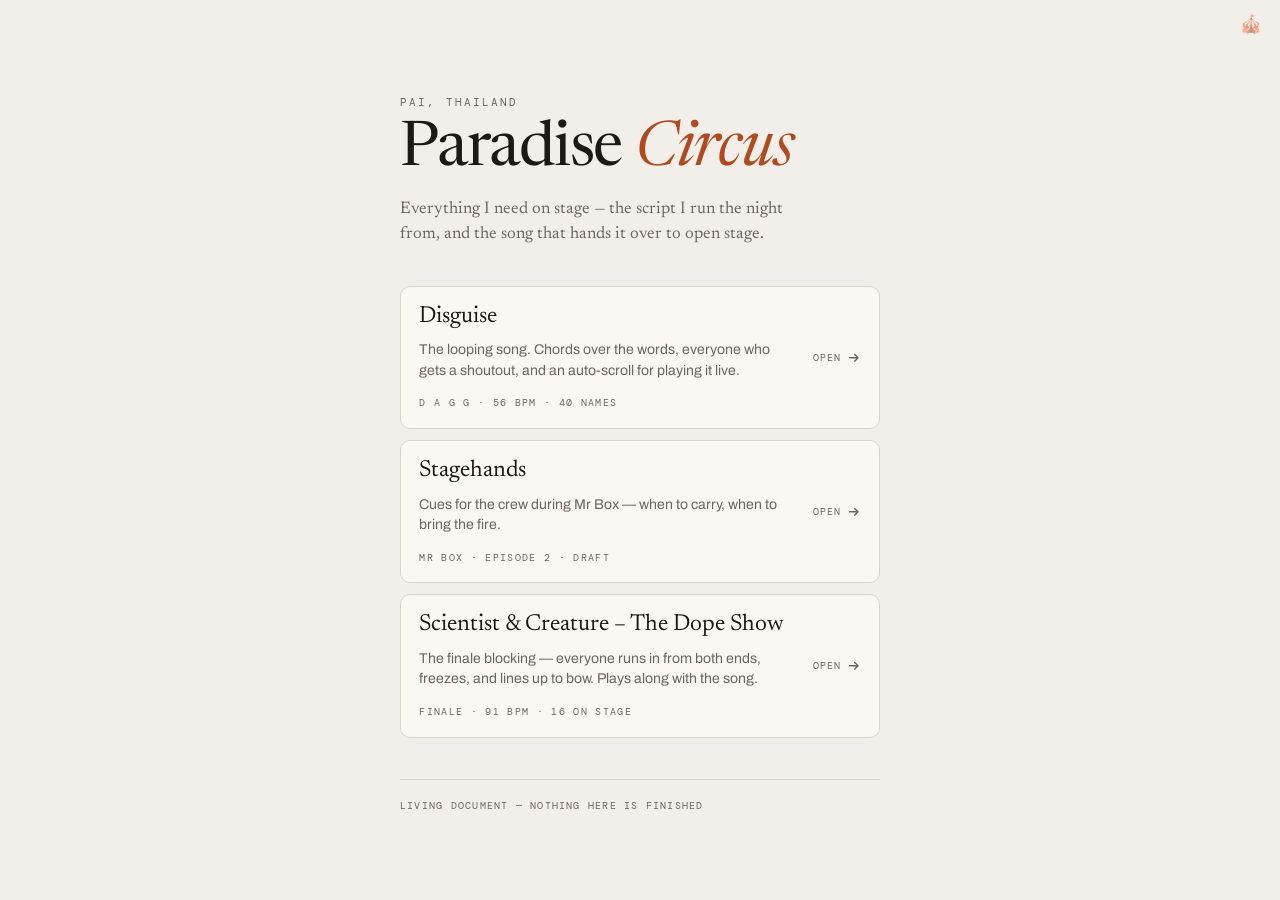
<file: index.html>
<!DOCTYPE html>
<html lang="en">
<head>
<meta charset="utf-8">
<meta name="viewport" content="width=device-width, initial-scale=1, viewport-fit=cover">
<title>Paradise Circus</title>
<meta name="description" content="Pio's pages for the fire show at Paradise Circus, Pai.">
<meta name="robots" content="noindex, nofollow">
<link rel="preconnect" href="https://fonts.googleapis.com">
<link rel="preconnect" href="https://fonts.gstatic.com" crossorigin>
<link rel="stylesheet" href="https://fonts.googleapis.com/css2?family=Archivo:wght@400;500;600&family=DM+Mono:wght@400;500&family=Newsreader:ital,opsz,wght@0,6..72,400;1,6..72,400&display=swap">
<style>
/* Layout: one narrow column on a dark field — a name, then a stack of doors.
   Ember accent ties it to the book; the type is shared with the song page so
   the three pages read as one site. Dark-first: this gets opened at night. */
:root {
  --night:   #131011;
  --card:    #1C1819;
  --ink:     #EFE9E4;
  --muted:   #938885;
  --ember:   #E2703A;
  --line:    #2E2829;
  --display: "Newsreader", Georgia, "Times New Roman", serif;
  --sans:    "Archivo", "Helvetica Neue", Arial, sans-serif;
  --mono:    "DM Mono", ui-monospace, "SFMono-Regular", Menlo, monospace;
  color-scheme: dark;
  padding-top: env(safe-area-inset-top, 0px);
  padding-bottom: env(safe-area-inset-bottom, 0px);
}
@media (prefers-color-scheme: light) {
  :root:not([data-theme="dark"]) {
    --night: #F2EEE9;
    --card:  #FBF8F4;
    --ink:   #1C1917;
    --muted: #6D6561;
    --ember: #B14A1E;
    --line:  #DDD5CC;
    color-scheme: light;
  }
}

* { box-sizing: border-box; }
html, body { margin: 0; }
body {
  background: var(--night);
  color: var(--ink);
  font-family: var(--sans);
  -webkit-font-smoothing: antialiased;
  min-height: 100%;
}
.wrap {
  max-width: 32rem; margin: 0 auto;
  padding: 0 16px; padding-block: clamp(2.5rem, 12vh, 6rem) 3rem;
}

.eyebrow {
  font-family: var(--mono);
  font-size: .66rem; letter-spacing: .2em; text-transform: uppercase;
  color: var(--muted); margin: 0 0 .7rem;
}
h1 {
  font-family: var(--display);
  font-weight: 400; font-size: clamp(2.6rem, 11vw, 3.9rem);
  line-height: 1; letter-spacing: -.02em;
  margin: 0 0 .1rem; text-wrap: balance;
}
h1 em { font-style: italic; color: var(--ember); }
.standfirst {
  font-family: var(--display);
  font-size: 1.05rem; line-height: 1.5; color: var(--muted);
  margin: .9rem 0 0; max-width: 26rem;
}

.links { display: flex; flex-direction: column; gap: .7rem; margin-top: 2.4rem; }
.link {
  display: grid;
  grid-template-columns: 1fr auto;
  align-items: center;
  gap: .4rem 1rem;
  padding: 1.05rem 1.15rem;
  background: var(--card);
  border: 1px solid var(--line);
  border-radius: 10px;
  text-decoration: none;
  color: inherit;
  transition: border-color .15s ease, transform .15s ease;
}
.link:hover, .link:focus-visible { border-color: var(--ember); transform: translateY(-1px); }
.link:focus-visible { outline: 2px solid var(--ember); outline-offset: 3px; }
.link h2 {
  grid-column: 1;
  font-family: var(--display); font-weight: 400;
  font-size: 1.45rem; line-height: 1.1; margin: 0;
}
.link p {
  grid-column: 1; margin: .3rem 0 0;
  font-size: .88rem; line-height: 1.45; color: var(--muted);
}
.link .meta {
  grid-column: 1; margin: .55rem 0 0;
  font-family: var(--mono); font-size: .64rem;
  letter-spacing: .13em; text-transform: uppercase; color: var(--muted);
}
.mark {
  grid-column: 2; grid-row: 1 / span 3;
  align-self: center;
  font-family: var(--mono); font-size: .62rem;
  letter-spacing: .12em; text-transform: uppercase;
  color: var(--muted);
  display: inline-flex; align-items: center; gap: .35rem;
  white-space: nowrap;
}
.link:hover .mark, .link:focus-visible .mark { color: var(--ember); }
.mark svg { width: .85rem; height: .85rem; display: block; }

.foot {
  margin-top: 2.6rem; padding-top: 1.2rem; border-top: 1px solid var(--line);
  font-family: var(--mono); font-size: .64rem; letter-spacing: .12em;
  text-transform: uppercase; color: var(--muted);
}
/* The way into the book: a single emoji, top-right, nearly invisible.
   The book sits behind basic auth, so the browser asks for the login. */
.login {
  position: fixed;
  top: calc(env(safe-area-inset-top, 0px) + 10px);
  right: calc(env(safe-area-inset-right, 0px) + 12px);
  font-size: 1.1rem; line-height: 1;
  padding: 6px; border-radius: 8px;
  text-decoration: none;
  opacity: .45;
  transition: opacity .15s ease;
}
.login:hover, .login:focus-visible { opacity: 1; }
.login:focus-visible { outline: 2px solid var(--ember); outline-offset: 2px; }
@media (prefers-reduced-motion: reduce) { .link, .login { transition: none; } }
</style>
</head>
<body>
<a class="login" href="/book.html" title="Log in" aria-label="Log in">&#x1F3AA;</a>
<div class="wrap">
  <p class="eyebrow">Pai, Thailand</p>
  <h1>Paradise <em>Circus</em></h1>
  <p class="standfirst">Everything I need on stage &mdash; the script I run the
  night from, and the song that hands it over to open stage.</p>

  <nav class="links">
    <a class="link" href="/disguise.html">
      <h2>Disguise</h2>
      <p>The looping song. Chords over the words, everyone who gets a
      shoutout, and an auto-scroll for playing it live.</p>
      <p class="meta">D A G G &middot; 56 bpm &middot; 40 names</p>
      <span class="mark">Open
        <svg viewBox="0 0 16 16" fill="none" stroke="currentColor" stroke-width="1.6"
             stroke-linecap="round" stroke-linejoin="round" aria-hidden="true">
          <path d="M3 8h10M9 4l4 4-4 4"/>
        </svg>
      </span>
    </a>

    <a class="link" href="/stagehands.html">
      <h2>Stagehands</h2>
      <p>Cues for the crew during Mr Box &mdash; when to carry, when to bring the fire.</p>
      <p class="meta">Mr Box &middot; Episode 2 &middot; draft</p>
      <span class="mark">Open
        <svg viewBox="0 0 16 16" fill="none" stroke="currentColor" stroke-width="1.6"
             stroke-linecap="round" stroke-linejoin="round" aria-hidden="true">
          <path d="M3 8h10M9 4l4 4-4 4"/>
        </svg>
      </span>
    </a>

    <a class="link" href="/creature/">
      <h2>Scientist &amp; Creature &ndash; The Dope Show</h2>
      <p>The finale blocking &mdash; everyone runs in from both ends, freezes, and lines up to bow. Plays along with the song.</p>
      <p class="meta">Finale &middot; 91 bpm &middot; 16 on stage</p>
      <span class="mark">Open
        <svg viewBox="0 0 16 16" fill="none" stroke="currentColor" stroke-width="1.6"
             stroke-linecap="round" stroke-linejoin="round" aria-hidden="true">
          <path d="M3 8h10M9 4l4 4-4 4"/>
        </svg>
      </span>
    </a>

  </nav>

  <p class="foot">Living document &mdash; nothing here is finished</p>
</div>
</body>
</html>
</file>
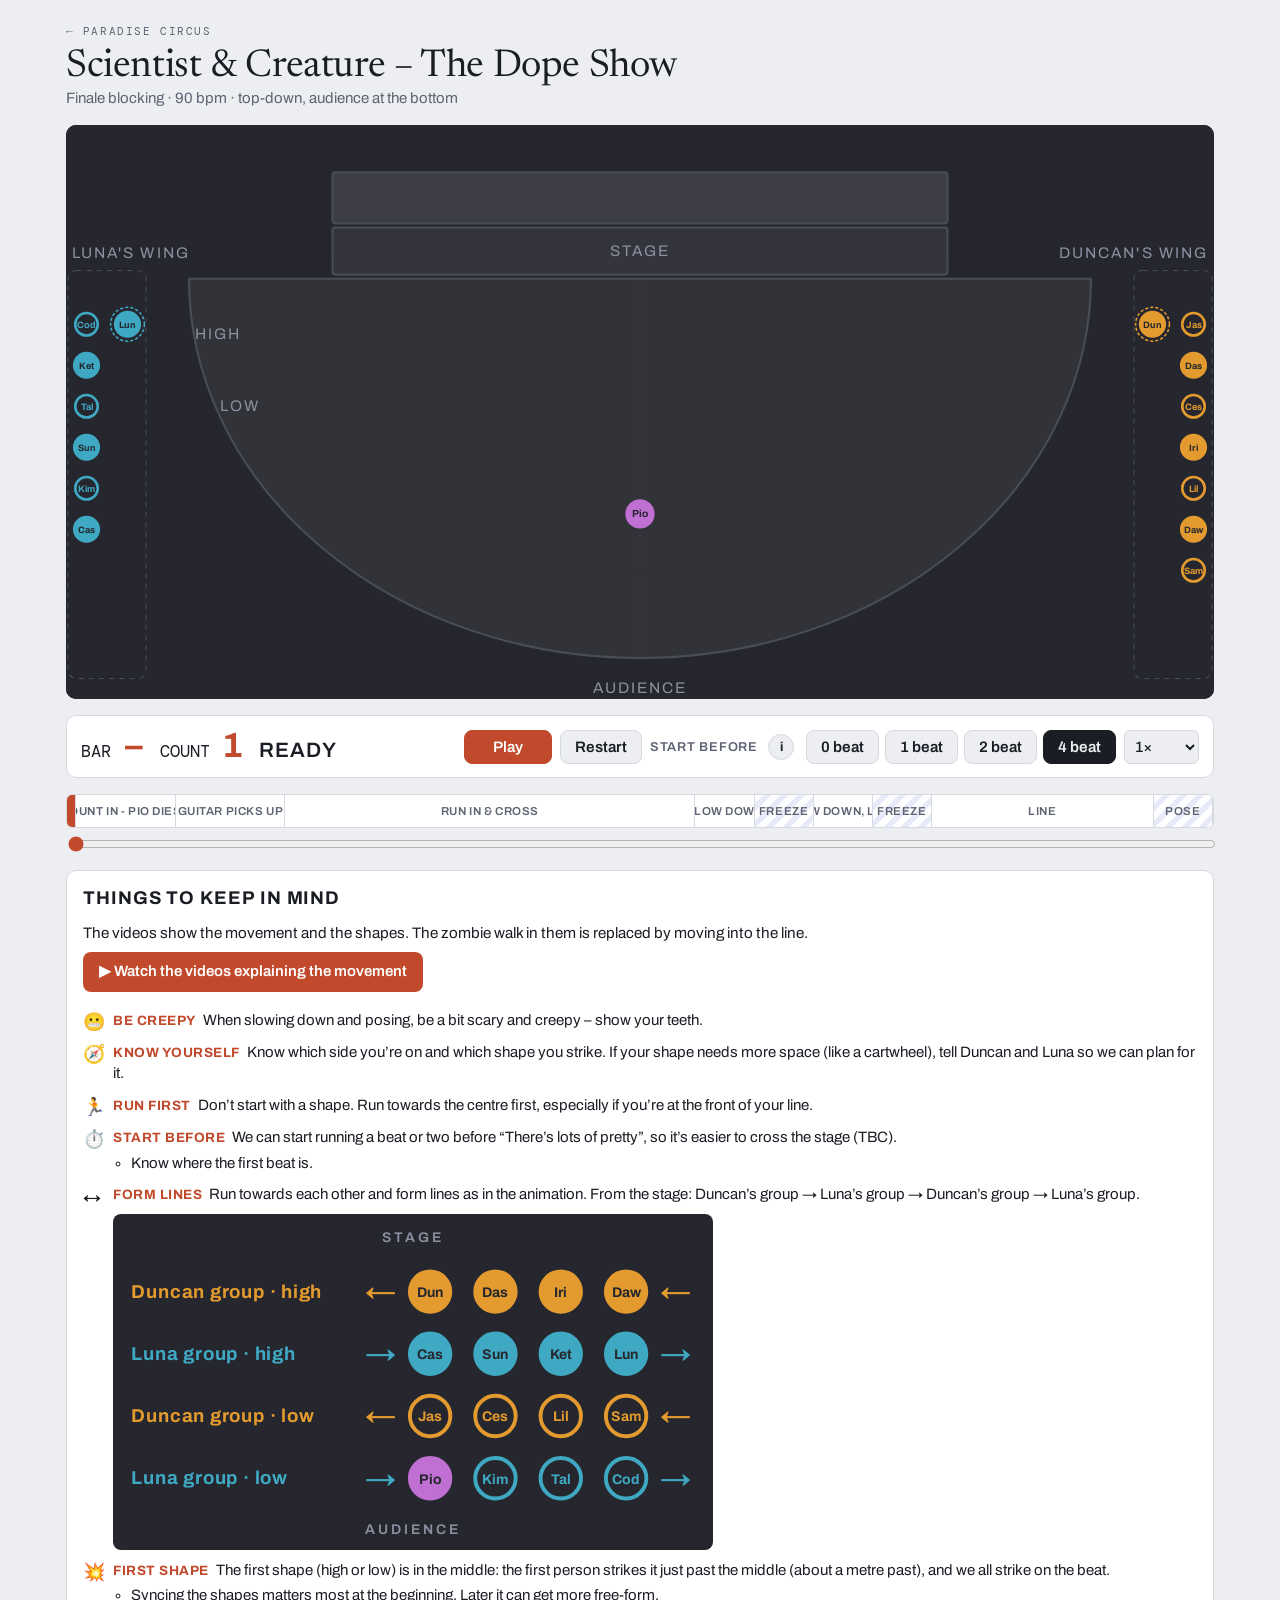
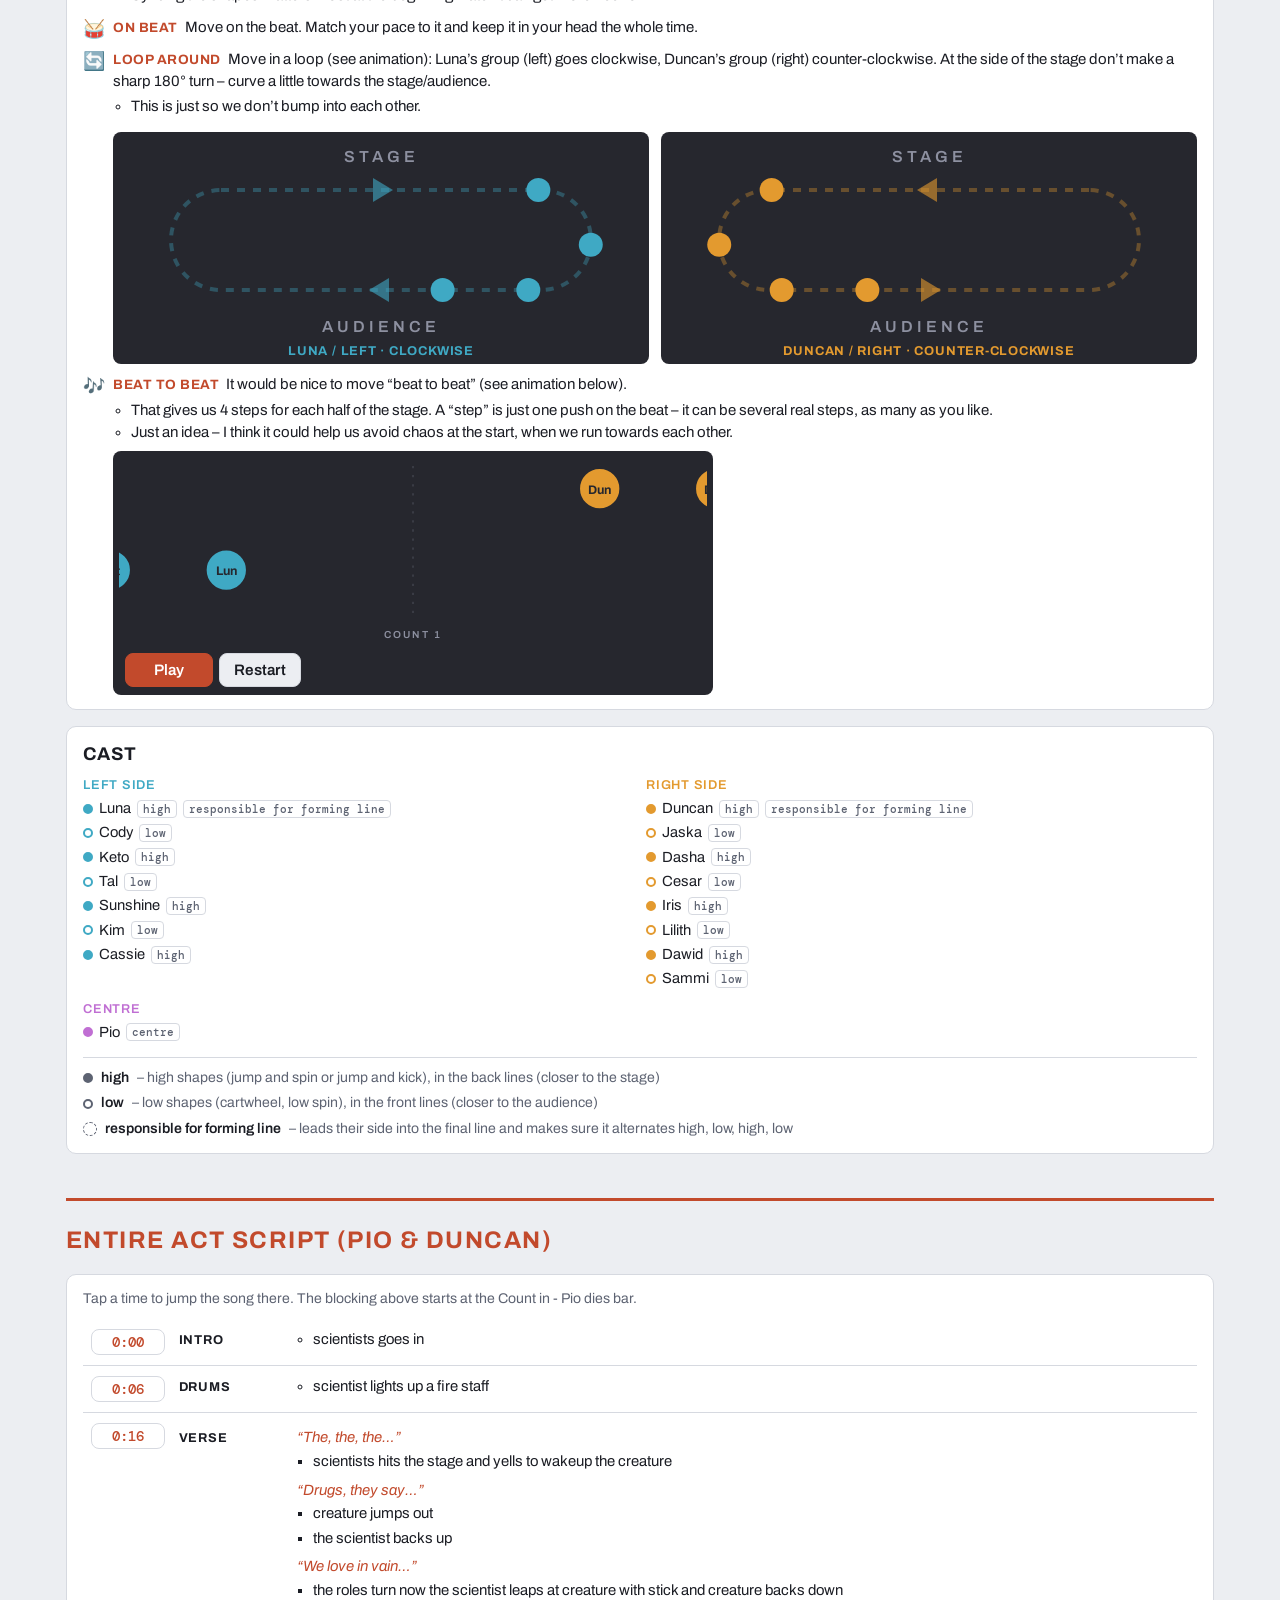
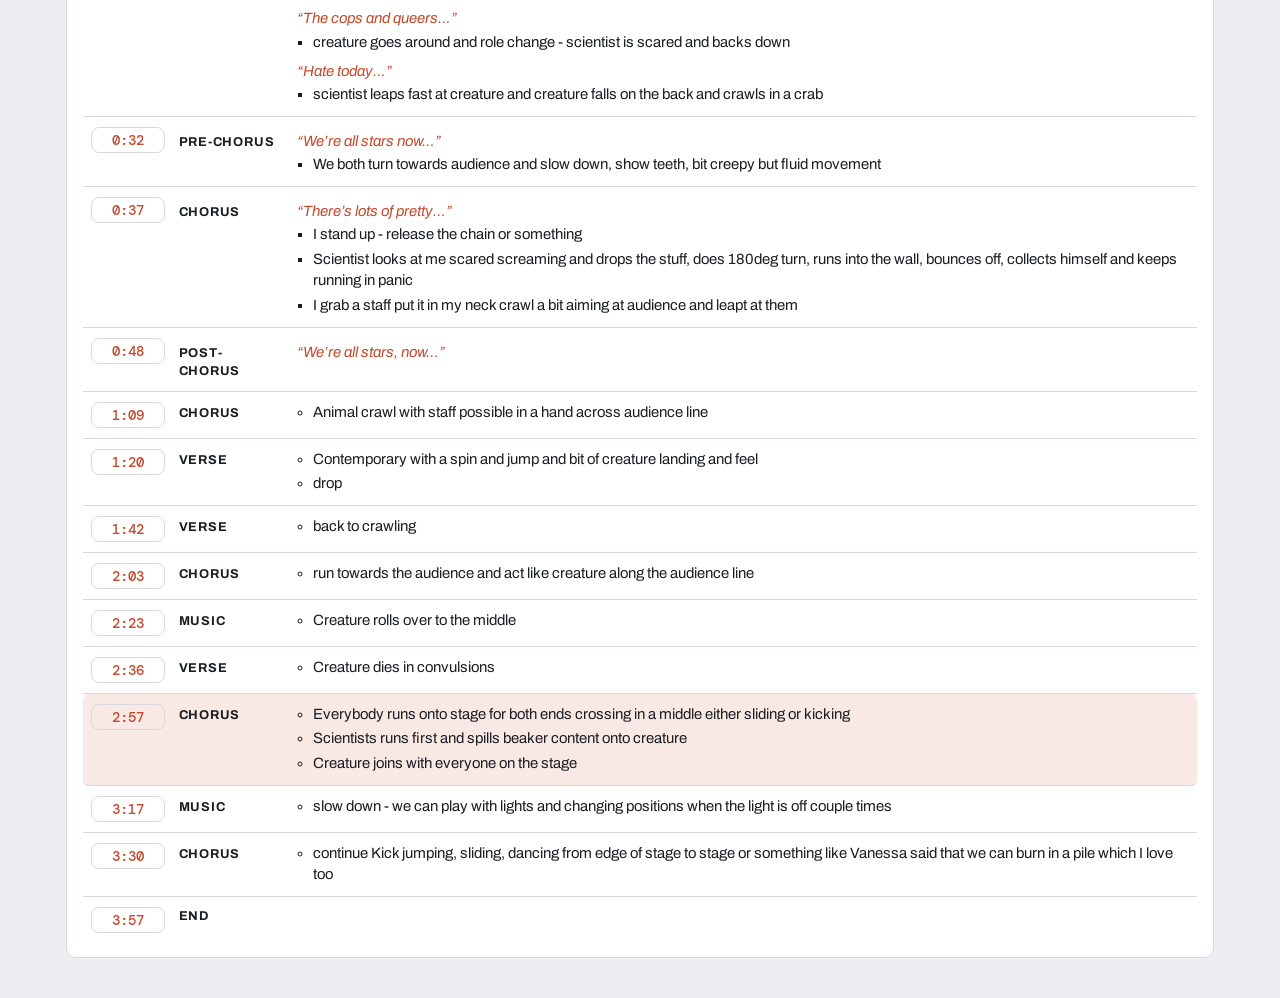
<file: creature/index.html>
<!DOCTYPE html>
<html lang="en">
<head>
<meta charset="utf-8">
<meta name="viewport" content="width=device-width, initial-scale=1, viewport-fit=cover">
<title>Scientist &amp; Creature &ndash; The Dope Show</title>
<meta name="description" content="Top-down blocking for the creature finale at Paradise Circus: entrance, freezes and closing line, synced to the song.">
<meta name="robots" content="noindex, nofollow">
<link rel="preconnect" href="https://fonts.googleapis.com">
<link rel="preconnect" href="https://fonts.gstatic.com" crossorigin>
<link rel="stylesheet" href="https://fonts.googleapis.com/css2?family=Archivo:wght@400;500;600;700&family=DM+Mono:wght@400;500&family=Newsreader:ital,opsz,wght@0,6..72,400;1,6..72,400&display=swap">
<link rel="stylesheet" href="style.css">
</head>
<body>

<dialog id="pickup-dlg" aria-labelledby="pickup-dlg-h">
  <h2 id="pickup-dlg-h">Start before</h2>
  <p>We leave the wings a little before the run starts, so we have time to reach the middle by the first strike.</p>
  <p>The switch sets how early we go, counted back from the 2nd bar of &ldquo;Guitar picks up&rdquo;:</p>
  <ul>
    <li><b>0 beat</b> &ndash; go on the 1 of the 2nd bar</li>
    <li><b>1 beat</b> &ndash; go on the 4 of the 1st bar</li>
    <li><b>2 beat</b> &ndash; go on the 3 of the 1st bar</li>
    <li><b>4 beat</b> &ndash; go on the 1 of the 1st bar (default)</li>
  </ul>
  <p>The big count on the stage plot shows <b>GO</b> on the beat we leave. Know where the first beat is.</p>
  <form method="dialog"><button class="primary">Got it</button></form>
</dialog>

<div class="wrap">
  <header>
    <div>
      <a class="back" href="/">&larr; Paradise Circus</a>
      <h1>Scientist &amp; Creature &ndash; The Dope Show</h1>
      <p class="sub">Finale blocking &middot; 90 bpm &middot; top-down, audience at the bottom</p>
    </div>
  </header>

  <div class="plot"><svg id="stage" viewBox="0 0 1120 560" role="img" aria-label="Top-down stage plot with dancers"></svg></div>

  <div class="hud">
    <div class="count" aria-live="off">
      <span>BAR <b id="bar">1</b></span>
      <span>COUNT <b id="cnt">1</b></span>
      <span class="secname" id="sec">Run in</span>
    </div>
    <div class="btns">
      <button class="primary" id="play">Play</button>
      <button id="restart">Restart</button>
      <div class="pickup" id="pickup" role="group" aria-label="Start before">
        <span>Start before</span>
        <button class="info" id="pickup-info" aria-label="What is Start before?" aria-haspopup="dialog">i</button>
        <button data-p="0" aria-pressed="false">0 beat</button>
        <button data-p="1" aria-pressed="false">1 beat</button>
        <button data-p="2" aria-pressed="false">2 beat</button>
        <button data-p="4" aria-pressed="true">4 beat</button>
      </div>
      <select id="speed" aria-label="Playback speed">
        <option value="0.5">0.5×</option><option value="0.75">0.75×</option><option value="1" selected>1×</option>
      </select>
    </div>
  </div>

  <div class="timeline">
    <div class="strip" id="strip"><div class="playhead" id="ph"></div></div>
    <input type="range" id="scrub" min="0" max="48" step="0.01" value="0" aria-label="Scrub timeline">
  </div>

  <div class="card">
    <h2>Things to keep in mind</h2>
    <p class="vidnote">The videos show the movement and the shapes. The zombie walk in them is replaced by moving into the line.</p>
    <a class="vids" href="https://photos.app.goo.gl/GMhWPZ4SSrp3oyNK9" target="_blank" rel="noopener">&#9654; Watch the videos explaining the movement</a>
    <ul class="notes" id="notes"></ul>
    <div class="loops">
      <figure>
        <svg viewBox="0 0 260 100" role="img" aria-label="Luna / Left moving clockwise">
          <text x="130" y="11" text-anchor="middle" class="lb">STAGE</text>
          <path d="M50,25 H210 A25,25 0 0 1 210,75 H50 A25,25 0 0 1 50,25 Z" fill="none" stroke="var(--left)" stroke-opacity=".35" stroke-width="2" stroke-dasharray="4 4"/><polygon points="136,25 126,19 126,31" fill="var(--left)" opacity=".6"/><polygon points="124,75 134,69 134,81" fill="var(--left)" opacity=".6"/>
          <circle r="6" fill="var(--left)"><animateMotion dur="5s" begin="-0.00s" repeatCount="indefinite" path="M50,25 H210 A25,25 0 0 1 210,75 H50 A25,25 0 0 1 50,25 Z"/></circle><circle r="6" fill="var(--left)"><animateMotion dur="5s" begin="-0.45s" repeatCount="indefinite" path="M50,25 H210 A25,25 0 0 1 210,75 H50 A25,25 0 0 1 50,25 Z"/></circle><circle r="6" fill="var(--left)"><animateMotion dur="5s" begin="-0.90s" repeatCount="indefinite" path="M50,25 H210 A25,25 0 0 1 210,75 H50 A25,25 0 0 1 50,25 Z"/></circle><circle r="6" fill="var(--left)"><animateMotion dur="5s" begin="-1.35s" repeatCount="indefinite" path="M50,25 H210 A25,25 0 0 1 210,75 H50 A25,25 0 0 1 50,25 Z"/></circle>
          <text x="130" y="96" text-anchor="middle" class="lb">AUDIENCE</text>
        </svg>
        <figcaption style="color:var(--left)">Luna / Left &middot; clockwise</figcaption>
      </figure>
      <figure>
        <svg viewBox="0 0 260 100" role="img" aria-label="Duncan / Right moving counter-clockwise">
          <text x="130" y="11" text-anchor="middle" class="lb">STAGE</text>
          <path d="M210,25 H50 A25,25 0 0 0 50,75 H210 A25,25 0 0 0 210,25 Z" fill="none" stroke="var(--right)" stroke-opacity=".35" stroke-width="2" stroke-dasharray="4 4"/><polygon points="124,25 134,19 134,31" fill="var(--right)" opacity=".6"/><polygon points="136,75 126,69 126,81" fill="var(--right)" opacity=".6"/>
          <circle r="6" fill="var(--right)"><animateMotion dur="5s" begin="-0.00s" repeatCount="indefinite" path="M210,25 H50 A25,25 0 0 0 50,75 H210 A25,25 0 0 0 210,25 Z"/></circle><circle r="6" fill="var(--right)"><animateMotion dur="5s" begin="-0.45s" repeatCount="indefinite" path="M210,25 H50 A25,25 0 0 0 50,75 H210 A25,25 0 0 0 210,25 Z"/></circle><circle r="6" fill="var(--right)"><animateMotion dur="5s" begin="-0.90s" repeatCount="indefinite" path="M210,25 H50 A25,25 0 0 0 50,75 H210 A25,25 0 0 0 210,25 Z"/></circle><circle r="6" fill="var(--right)"><animateMotion dur="5s" begin="-1.35s" repeatCount="indefinite" path="M210,25 H50 A25,25 0 0 0 50,75 H210 A25,25 0 0 0 210,25 Z"/></circle>
          <text x="130" y="96" text-anchor="middle" class="lb">AUDIENCE</text>
        </svg>
        <figcaption style="color:var(--right)">Duncan / Right &middot; counter-clockwise</figcaption>
      </figure>
    </div>
  </div>

  <div class="grid">
    <div class="card">
      <h2>Cast</h2>
      <div class="cast" id="cast"></div>
      <ul class="legend">
        <li><span class="sw" style="background:var(--muted);border:2px solid var(--muted)"></span><b>high</b> &ndash; high shapes (jump and spin or jump and kick), in the back lines (closer to the stage)</li>
        <li><span class="sw" style="border:2px solid var(--muted)"></span><b>low</b> &ndash; low shapes (cartwheel, low spin), in the front lines (closer to the audience)</li>
        <li><span class="sw ring"></span><b>responsible for forming line</b> &ndash; leads their side into the final line and makes sure it alternates high, low, high, low</li>
      </ul>
    </div>
    <!-- Beat sheet: hidden from view, still drives the timing (defaults in data.js) -->
    <div class="card" hidden>
      <h2>Beat sheet</h2>
      <div class="settings">
        <label>Tempo <input type="number" id="bpm" min="40" max="240" step="0.01" value="89.92"> BPM</label>
        <label>Beats per bar <input type="number" id="bpb" min="1" max="12" value="4"></label>
        <label>Beats per crossing <input type="number" id="cross" min="1" max="32" value="8"></label>
        <label>Pio joins after <input type="number" id="piojoin" min="0" max="128" value="8"> beats of running</label>
      </div>
      <div class="tablewrap"><table>
        <thead><tr><th>Section</th><th>What happens</th><th>Tag on stage</th><th>Beats</th><th>Bars</th></tr></thead>
        <tbody id="rows"></tbody>
      </table></div>
      <div class="total" id="total"></div>
    </div>
  </div>

  <h2 class="divider">Entire act script (Pio &amp; Duncan)</h2>
  <div class="card">
    <p class="note" style="margin:0 0 10px">Tap a time to jump the song there. The blocking above starts at the Count in - Pio dies bar.</p>
    <ol class="order" id="order"></ol>
  </div>
</div>

<script src="data.js"></script>
<script src="app.js"></script>

</body>
</html>
</file>
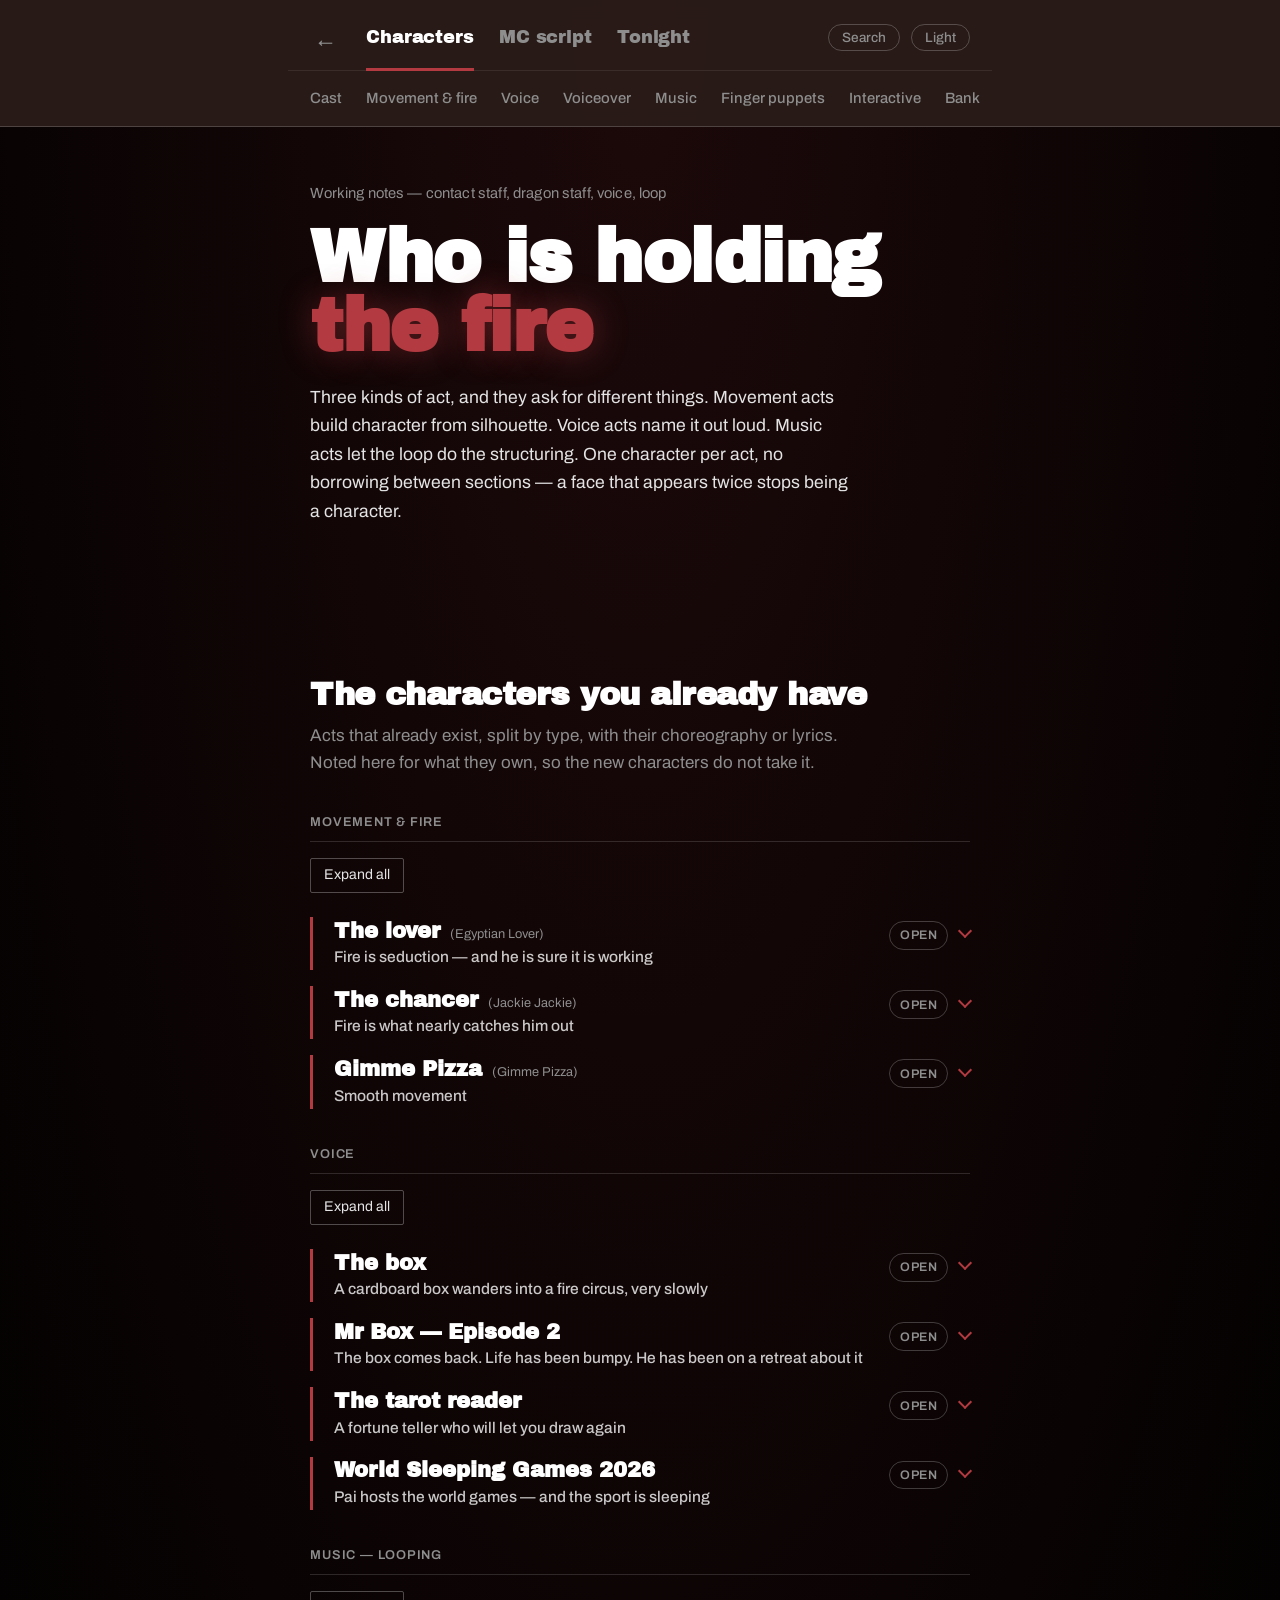
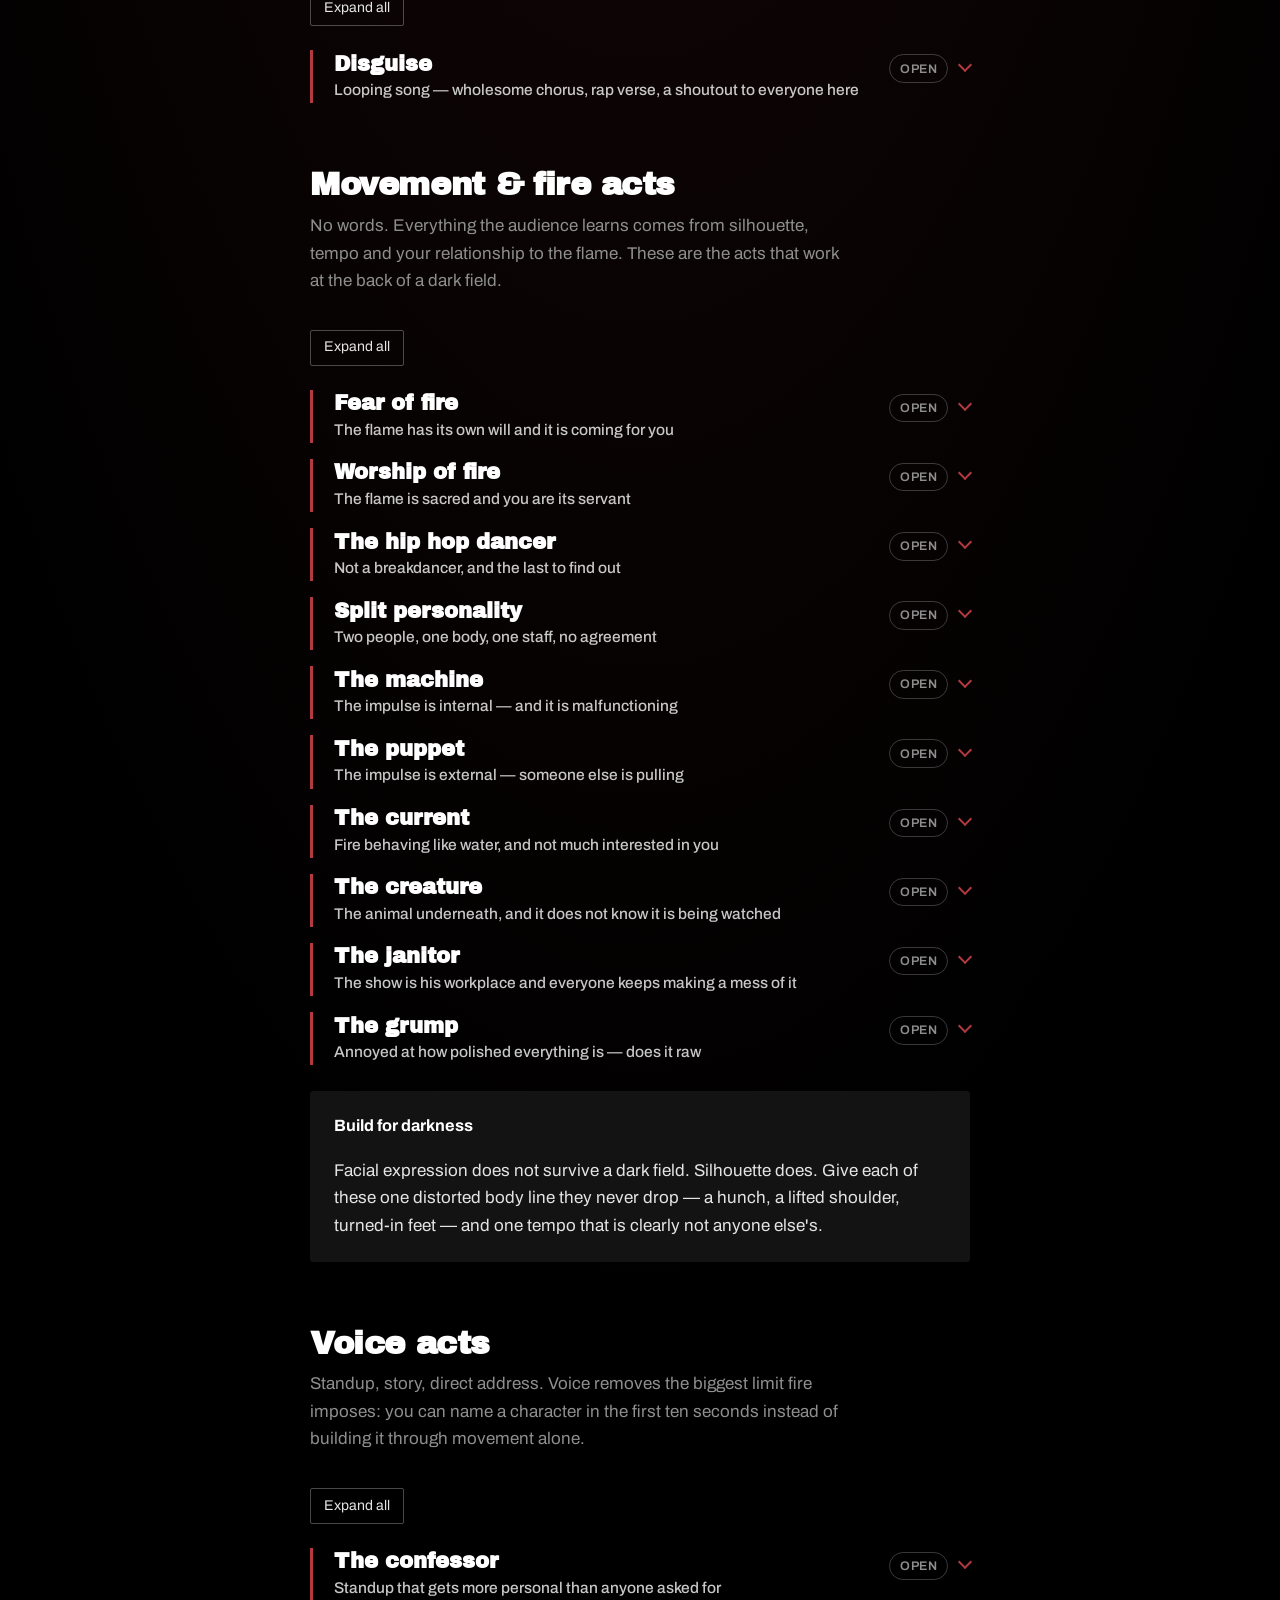
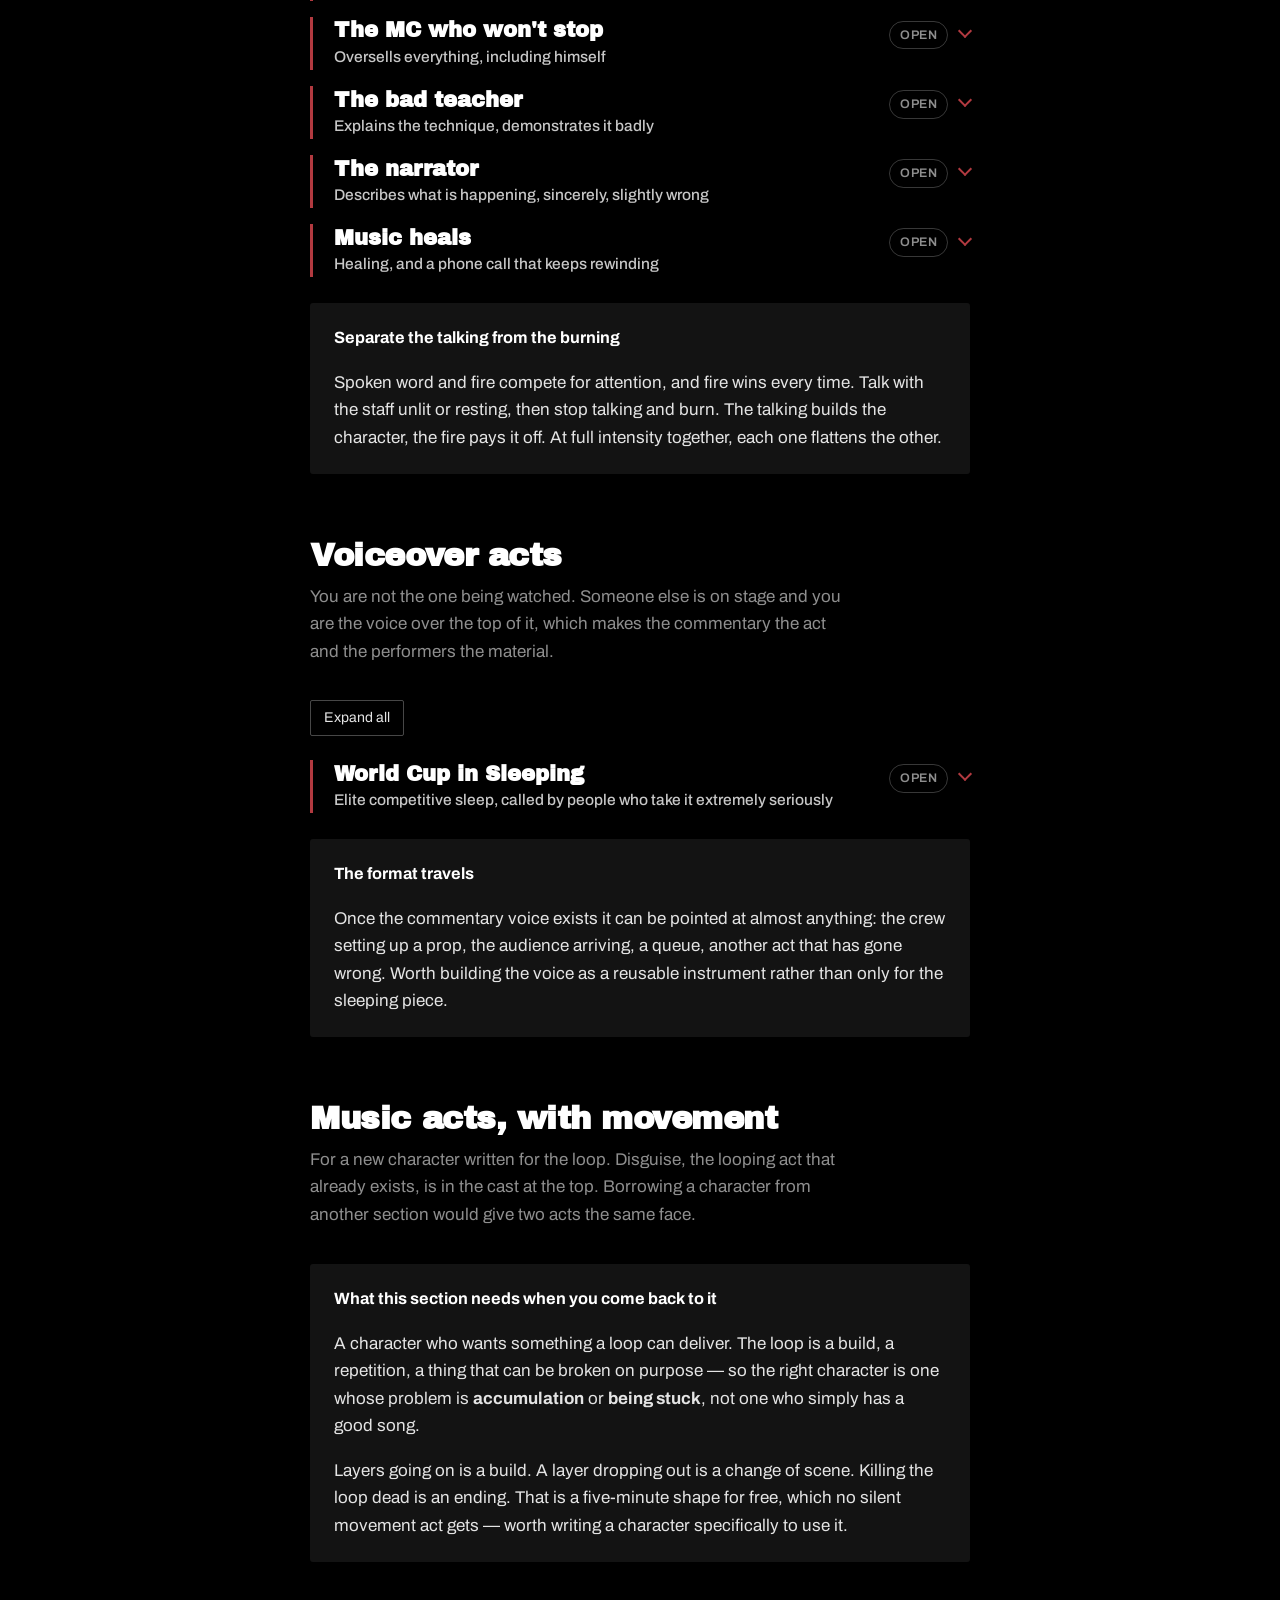
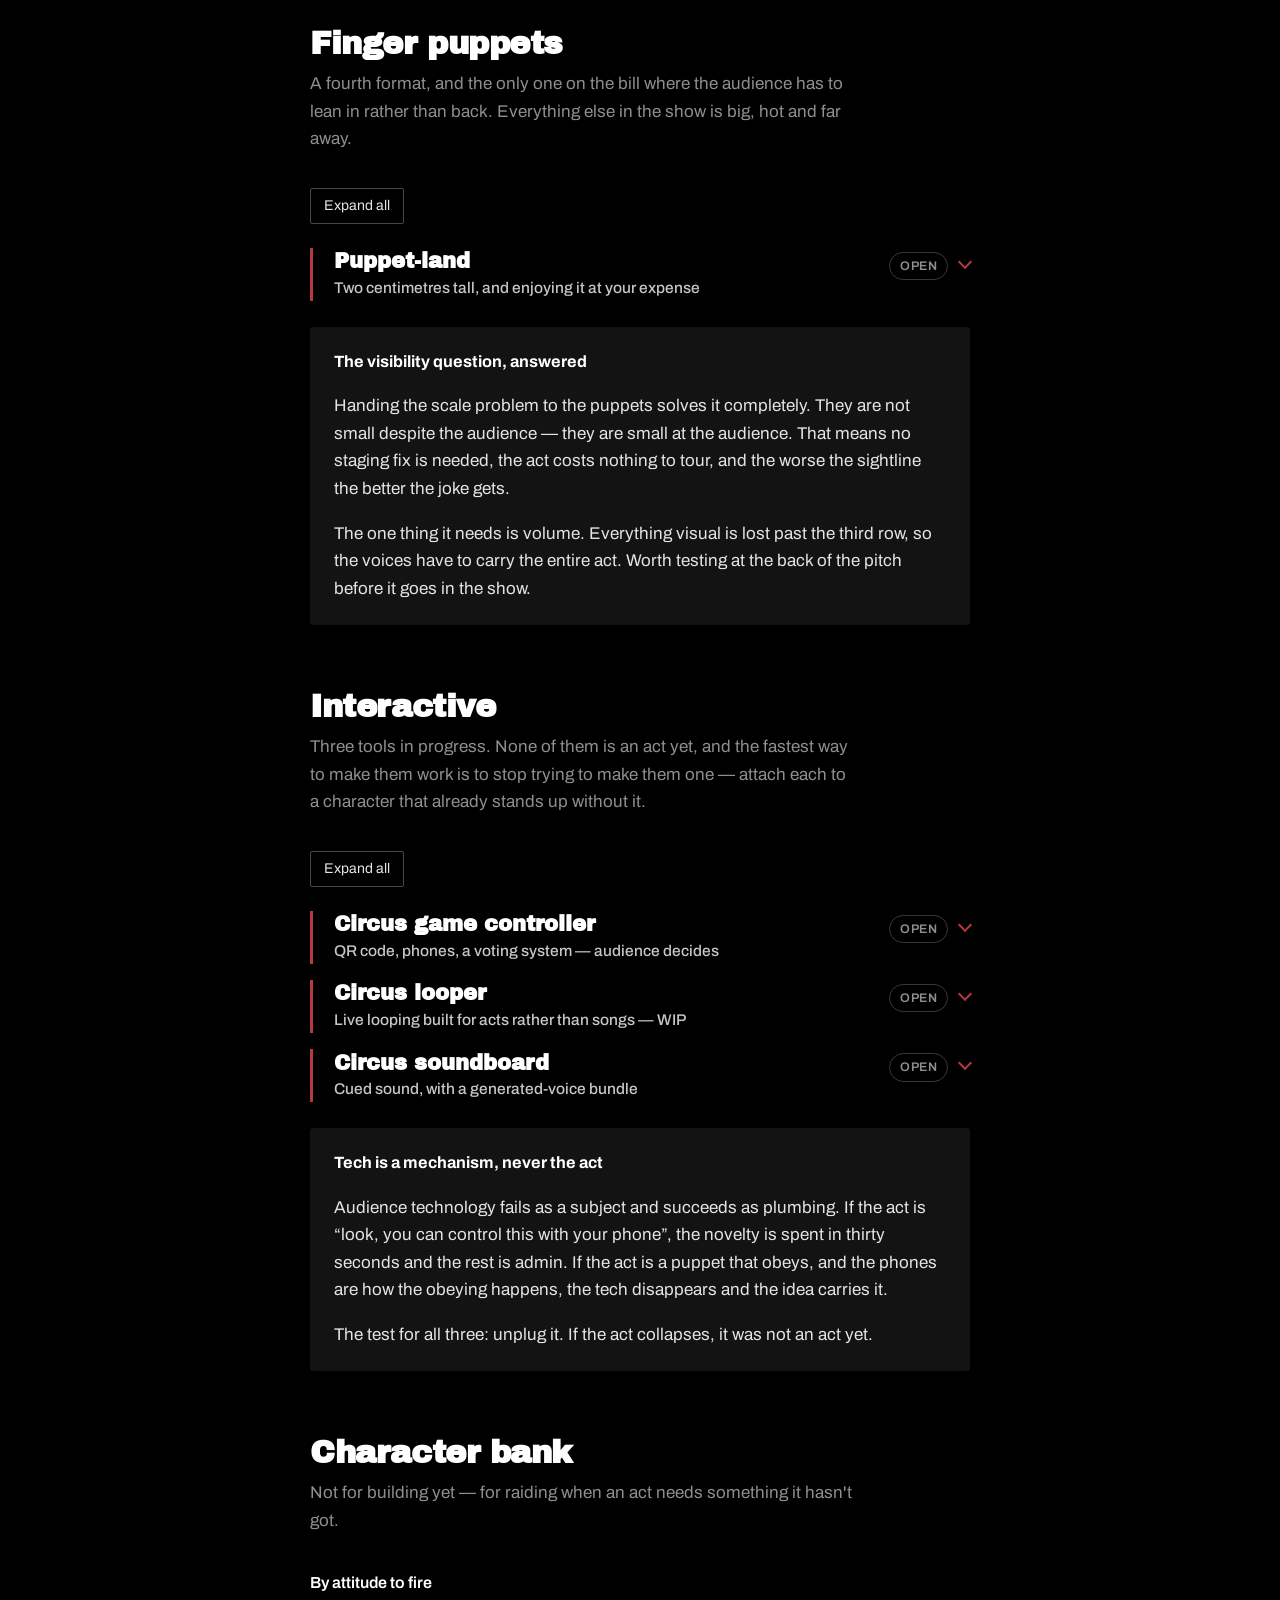
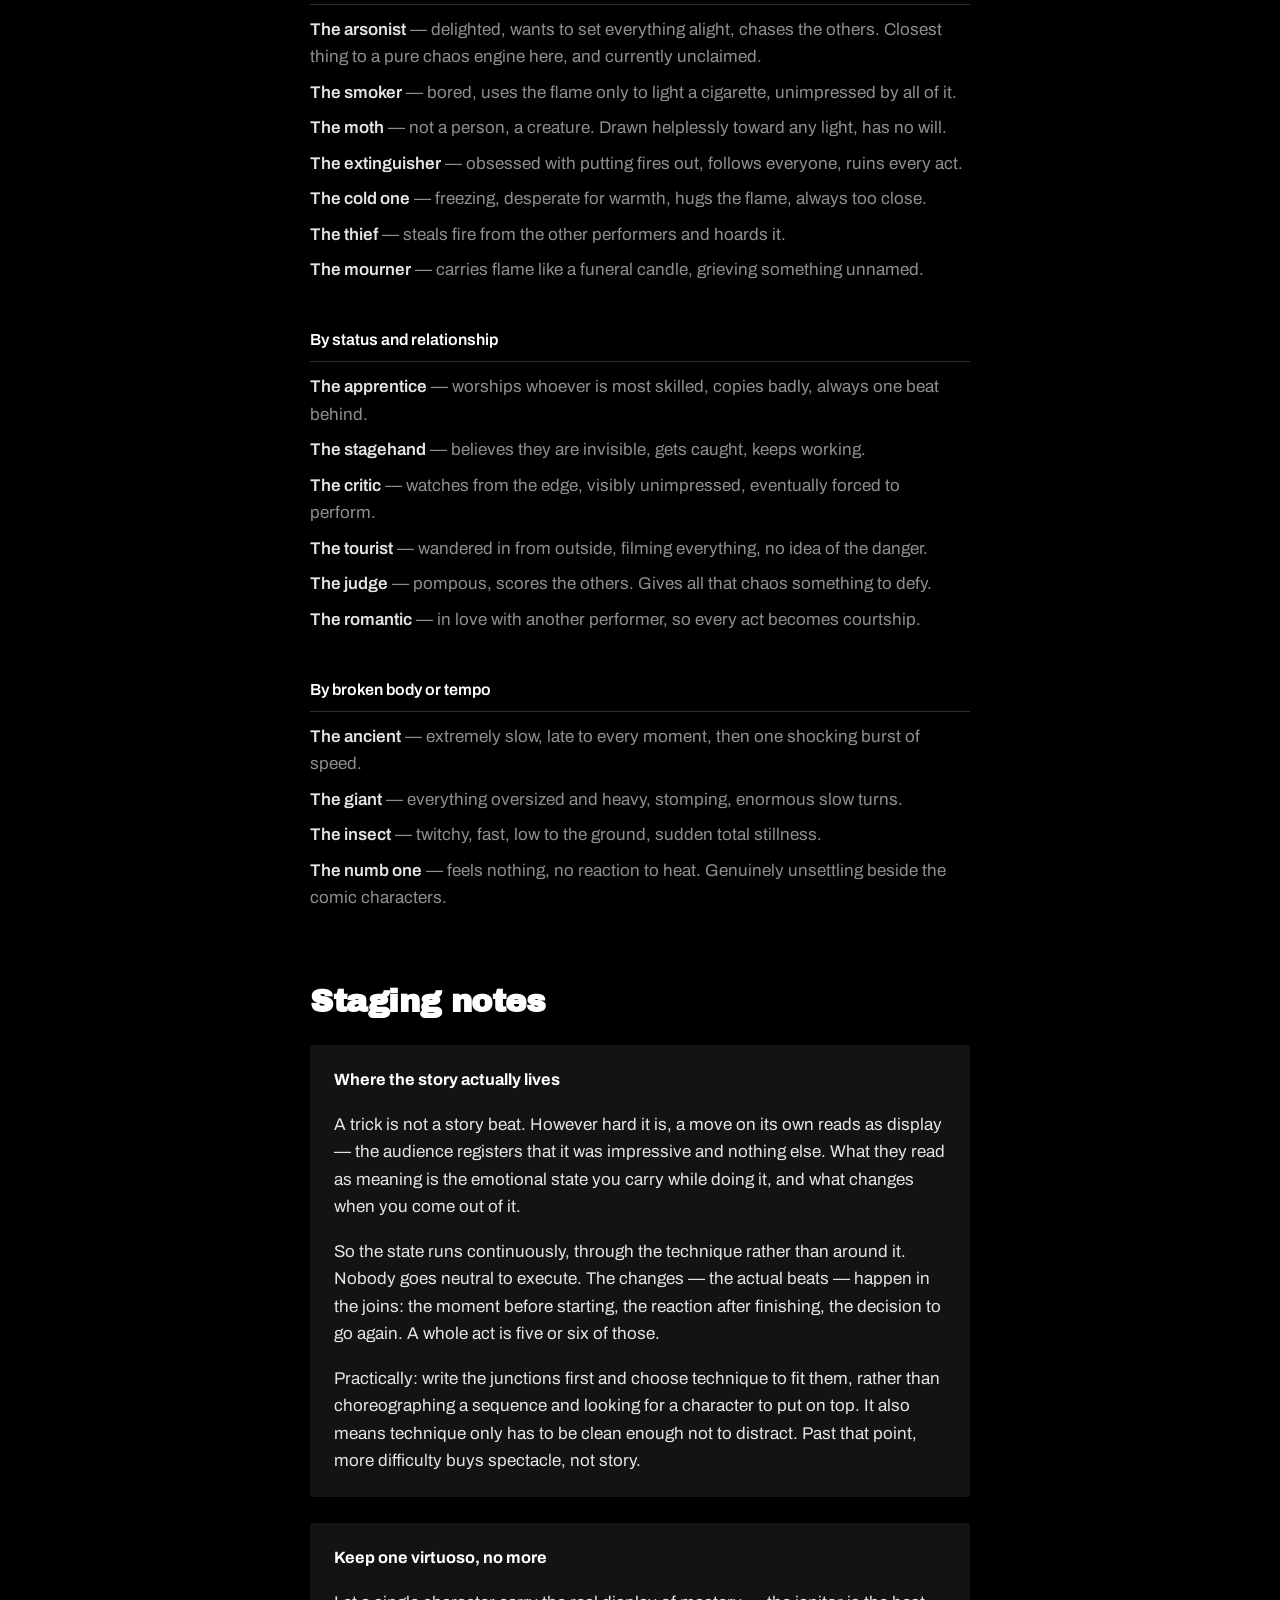
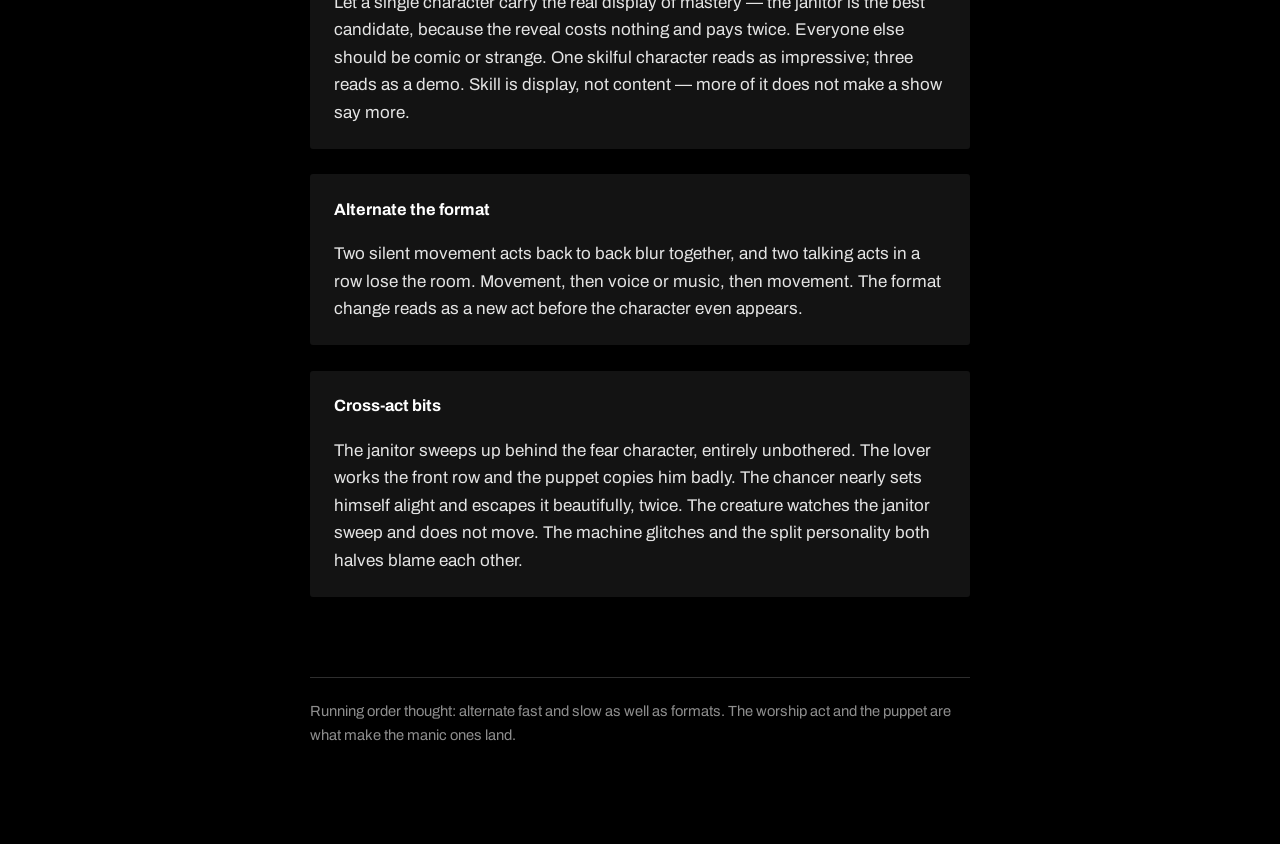
<file: book.html>
<!doctype html>
<html lang="en">
  <head>
    <meta charset="utf-8" />
    <meta
      name="viewport"
      content="width=device-width, initial-scale=1, viewport-fit=cover"
    />
    <title>Fire show — character book</title>
    <link rel="preconnect" href="https://fonts.googleapis.com" />
    <link rel="preconnect" href="https://fonts.gstatic.com" crossorigin />
    <link
      href="https://fonts.googleapis.com/css2?family=Archivo:wght@400;500;600;700&family=Archivo+Black&display=swap"
      rel="stylesheet"
    />
    <script>
      try {
        if (localStorage.getItem("pc-theme") === "light")
          document.documentElement.setAttribute("data-theme", "light");
      } catch (e) {}
    </script>
    <style>
      :root {
        color-scheme: dark;
        --smoke: #000000;
        --smoke-up: #131313;
        --ember: #b23a40;
        --amber: #b23a40;
        --ash: #e4e4e4;
        --ash-dim: #8e8e8e;
        --cold: #ffffff;
        --paper: #ffffff;
        --new: #c9a05c;
        --fg-rgb: 255, 255, 255;
        --nav-bg: rgba(42, 29, 25, 0.93);
        --glow: rgba(178, 58, 64, 0.16);

        --sans: "Archivo", "Helvetica Neue", Arial, sans-serif;
        --display: "Archivo Black", "Archivo", Impact, sans-serif;

        box-sizing: border-box;
        padding-top: env(safe-area-inset-top, 0px);
        padding-bottom: env(safe-area-inset-bottom, 0px);
      }
      *,
      *::before,
      *::after {
        box-sizing: inherit;
      }

      html {
        scroll-padding-top: env(safe-area-inset-top, 0px);
      }

      body {
        margin: 0;
        background: var(--smoke);
        background-image: radial-gradient(
          120% 55% at 50% 0%,
          var(--glow) 0%,
          transparent 60%
        );
        background-repeat: no-repeat;
        color: var(--ash);
        font-family: var(--sans);
        font-size: 17px;
        line-height: 1.62;
        -webkit-font-smoothing: antialiased;
      }

      .wrap {
        max-width: 44rem;
        margin: 0 auto;
        padding: 0 1.4rem 6rem;
      }

      /* ---------- top navigation ---------- */
      .topnav {
        position: sticky;
        top: env(safe-area-inset-top, 0px);
        z-index: 10;
        background: var(--nav-bg);
        backdrop-filter: blur(10px);
        -webkit-backdrop-filter: blur(10px);
        border-bottom: 1px solid rgba(var(--fg-rgb), 0.18);
      }
      .topnav-inner {
        max-width: 44rem;
        margin: 0 auto;
        padding: 0 1.4rem;
        display: flex;
        gap: 1.5rem;
        overflow-x: auto;
        scrollbar-width: none;
      }
      .topnav-inner::-webkit-scrollbar {
        display: none;
      }

      .topnav a {
        flex: none;
        padding: 0.95rem 0;
        font-size: 0.93rem;
        font-weight: 500;
        color: var(--ash-dim);
        text-decoration: none;
        white-space: nowrap;
        border-bottom: 2px solid transparent;
        margin-bottom: -1px;
      }
      .topnav a:hover {
        color: var(--paper);
      }
      .topnav a.here {
        color: var(--ember);
        border-bottom-color: var(--ember);
      }

      section {
        scroll-margin-top: calc(env(safe-area-inset-top, 0px) + 7.5rem);
      }

      /* ---------- hero ---------- */
      header {
        padding: 3.4rem 0 3.2rem;
      }

      .kicker {
        font-size: 0.92rem;
        color: var(--ash-dim);
        margin: 0 0 1.1rem;
        letter-spacing: 0.01em;
      }

      h1 {
        font-family: var(--display);
        font-size: clamp(2.6rem, 11vw, 4.6rem);
        line-height: 0.94;
        letter-spacing: -0.02em;
        color: var(--paper);
        margin: 0 0 1.4rem;
        text-wrap: balance;
      }
      h1 .burn {
        display: block;
        color: var(--ember);
        text-shadow: 0 0 34px rgba(178, 58, 64, 0.45);
        animation: flicker 7s ease-in-out infinite;
      }
      @keyframes flicker {
        0%,
        100% {
          text-shadow: 0 0 34px rgba(178, 58, 64, 0.42);
        }
        43% {
          text-shadow: 0 0 20px rgba(178, 58, 64, 0.2);
        }
        57% {
          text-shadow: 0 0 48px rgba(178, 58, 64, 0.6);
        }
      }
      @media (prefers-reduced-motion: reduce) {
        h1 .burn {
          animation: none;
        }
      }

      .standfirst {
        font-size: 1.1rem;
        max-width: 34rem;
        margin: 0 0 2.2rem;
      }

      /* ---------- temperature legend ---------- */
      .legend {
        display: flex;
        flex-wrap: wrap;
        gap: 1.6rem;
        padding: 1.1rem 0 0;
        border-top: 1px solid rgba(var(--fg-rgb), 0.18);
        font-size: 0.93rem;
        color: var(--ash-dim);
      }
      .legend div {
        display: flex;
        align-items: center;
        gap: 0.6rem;
      }
      .swatch {
        width: 3px;
        height: 1.1rem;
        border-radius: 2px;
        flex: none;
      }
      .swatch.hot {
        background: var(--ember);
      }
      .swatch.yours {
        background: var(--paper);
      }
      .swatch.new {
        background: var(--new);
      }
      .swatch.cool {
        background: rgba(var(--fg-rgb), 0.7);
      }

      :root[data-theme="light"] {
        color-scheme: light;
        --smoke: #faf7f2;
        --smoke-up: #efeae2;
        --ember: #a3303a;
        --amber: #a3303a;
        --ash: #26221f;
        --ash-dim: #6e6760;
        --cold: #111111;
        --paper: #111111;
        --new: #8a6116;
        --fg-rgb: 0, 0, 0;
        --nav-bg: rgba(250, 247, 242, 0.94);
        --glow: rgba(178, 58, 64, 0.1);
      }
      :root[data-theme="light"] h1 .burn {
        text-shadow: none;
        animation: none;
      }

      /* ---------- theme toggle ---------- */
      .pager .theme-toggle {
        margin-left: auto;
        align-self: center;
        font-family: var(--sans);
        font-size: 0.85rem;
        font-weight: 500;
        letter-spacing: 0;
        color: var(--ash-dim);
        border: 1px solid rgba(var(--fg-rgb), 0.22);
        border-radius: 999px;
        padding: 0.3rem 0.8rem;
        margin-bottom: 0.6rem;
      }
      .pager .theme-toggle::after {
        display: none;
      }
      .pager .theme-toggle:hover {
        color: var(--paper);
      }

      /* ---------- search ---------- */
      .pager .search-toggle {
        margin-left: auto;
        align-self: center;
        font-family: var(--sans);
        font-size: 0.85rem;
        font-weight: 500;
        letter-spacing: 0;
        color: var(--ash-dim);
        border: 1px solid rgba(var(--fg-rgb), 0.22);
        border-radius: 999px;
        padding: 0.3rem 0.8rem;
        margin-bottom: 0.6rem;
      }
      .pager .search-toggle::after {
        display: none;
      }
      .pager .search-toggle:hover,
      .pager .search-toggle[aria-expanded="true"] {
        color: var(--paper);
      }
      .pager .search-toggle + .theme-toggle {
        margin-left: -0.9rem;
      }
      .searchbar {
        max-width: 44rem;
        margin: 0 auto;
        padding: 0.6rem 1.4rem;
        display: flex;
        align-items: center;
        gap: 0.5rem;
        border-bottom: 1px solid rgba(var(--fg-rgb), 0.08);
      }
      .searchbar[hidden] {
        display: none;
      }
      .searchbar input {
        flex: 1;
        min-width: 0;
        font: inherit;
        font-size: 1rem;
        color: var(--paper);
        background: rgba(var(--fg-rgb), 0.06);
        border: 1px solid rgba(var(--fg-rgb), 0.2);
        border-radius: 6px;
        padding: 0.45rem 0.7rem;
      }
      .searchbar input:focus {
        outline: 2px solid var(--ember);
        outline-offset: 1px;
      }
      .searchbar .count {
        font-size: 0.85rem;
        color: var(--ash-dim);
        white-space: nowrap;
        min-width: 3.5rem;
        text-align: right;
        font-variant-numeric: tabular-nums;
      }
      .searchbar button {
        font: inherit;
        font-size: 0.9rem;
        color: var(--ash);
        background: none;
        border: 1px solid rgba(var(--fg-rgb), 0.22);
        border-radius: 6px;
        padding: 0.35rem 0.6rem;
        cursor: pointer;
        line-height: 1;
      }
      .searchbar button:hover {
        color: var(--paper);
      }
      mark.hit {
        background: rgba(201, 160, 92, 0.35);
        color: inherit;
        border-radius: 2px;
      }
      mark.hit.now {
        background: var(--ember);
        color: #fff;
      }

      /* ---------- alternate choices ---------- */
      .branch {
        display: grid;
        grid-template-columns: 1fr auto 1fr;
        gap: 0.75rem;
        align-items: stretch;
        margin: 1.1rem 0;
      }
      .branch-or {
        align-self: center;
        justify-self: center;
        font-family: var(--display);
        font-size: 0.72rem;
        letter-spacing: 0.1em;
        text-transform: uppercase;
        color: var(--ash-dim);
      }
      .branch-opt {
        border: 1px solid rgba(var(--fg-rgb), 0.14);
        border-top: 3px solid var(--ember);
        border-radius: 6px;
        padding: 0.8rem 1rem 0.9rem;
        background: rgba(var(--fg-rgb), 0.03);
      }
      .branch-if {
        display: block;
        font-size: 0.72rem;
        font-weight: 700;
        letter-spacing: 0.09em;
        text-transform: uppercase;
        color: var(--ember);
        margin-bottom: 0.45rem;
      }
      .branch-opt > .script:last-child,
      .branch-opt > .gloss:last-child {
        margin-bottom: 0;
      }
      .branch-opt > .script:first-of-type {
        margin-top: 0;
      }
      .branch.stack {
        grid-template-columns: 1fr;
        gap: 0;
      }
      .rewind {
        display: flex;
        align-items: center;
        gap: 0.7rem;
        margin: 0.7rem 0;
        font-size: 0.82rem;
        color: var(--ash-dim);
      }
      .rewind::before,
      .rewind::after {
        content: "";
        flex: 1;
        border-top: 1px dashed rgba(var(--fg-rgb), 0.25);
      }
      @media (max-width: 560px) {
        .branch {
          grid-template-columns: 1fr;
          gap: 0.5rem;
        }
      }

      /* ---------- tonight running order ---------- */
      .act-mark {
        display: flex;
        align-items: baseline;
        gap: 0.8rem;
        margin: 2rem 0 1.2rem;
        padding: 0.7rem 1rem;
        border-radius: 6px;
        background: var(--ember);
        color: #fff;
      }
      .act-mark .n {
        font-family: var(--display);
        font-size: 1.05rem;
        letter-spacing: 0.04em;
        text-transform: uppercase;
      }
      .act-mark .who {
        font-size: 0.95rem;
        opacity: 0.9;
      }
      .gap {
        margin: 0 0 0.4rem;
      }
      .gap h4 {
        font-family: var(--display);
        font-size: 0.8rem;
        letter-spacing: 0.1em;
        text-transform: uppercase;
        color: var(--ash-dim);
        margin: 0 0 0.7rem;
      }
      .gap .again {
        font-family: var(--sans);
        font-size: 0.72rem;
        letter-spacing: 0.06em;
        color: var(--ember);
        margin-left: 0.4rem;
      }

      /* ---------- perform screens ---------- */
      .perform-btn {
        text-decoration: none;
        display: inline-flex;
        align-items: center;
        gap: 0.35rem;
        margin: 0.55rem 0 0.2rem;
        font: inherit;
        font-size: 0.78rem;
        font-weight: 600;
        letter-spacing: 0.04em;
        text-transform: uppercase;
        color: var(--ash-dim);
        background: none;
        border: 1px solid rgba(var(--fg-rgb), 0.22);
        border-radius: 999px;
        padding: 0.2rem 0.65rem;
        cursor: pointer;
      }
      .perform-btn:hover {
        color: var(--paper);
        border-color: var(--ember);
      }
      .gap > .perform-btn {
        margin: 0 0 0.7rem;
      }

      .stage {
        position: fixed;
        inset: 0;
        z-index: 60;
        display: flex;
        flex-direction: column;
        background: var(--smoke);
      }
      .stage[hidden] {
        display: none;
      }
      .stage-bar {
        display: flex;
        align-items: center;
        gap: 0.7rem;
        padding: 0.7rem 1rem;
        padding-top: calc(env(safe-area-inset-top, 0px) + 0.7rem);
        border-bottom: 1px solid rgba(var(--fg-rgb), 0.14);
        background: var(--nav-bg);
      }
      .stage-bar .stage-title {
        flex: 1;
        min-width: 0;
        font-family: var(--display);
        font-size: 1rem;
        color: var(--paper);
        white-space: nowrap;
        overflow: hidden;
        text-overflow: ellipsis;
      }
      .stage-bar button {
        flex: none;
        font: inherit;
        font-size: 0.85rem;
        color: var(--ash);
        background: none;
        border: 1px solid rgba(var(--fg-rgb), 0.22);
        border-radius: 999px;
        padding: 0.25rem 0.7rem;
        cursor: pointer;
        line-height: 1.3;
      }
      .stage-bar button:hover {
        color: var(--paper);
      }

      .stage-scroll {
        flex: 1;
        overflow-y: auto;
        -webkit-overflow-scrolling: touch;
        overscroll-behavior: contain;
      }
      .stage-inner {
        max-width: 44rem;
        margin: 0 auto;
        padding: 1.6rem 1.4rem 60vh;
        font-size: var(--stage-scale, 1.18rem);
      }
      .stage-inner .script {
        font-size: 1.18em;
        line-height: 1.55;
        margin: 0 0 1.05em;
      }
      .stage-inner .cue {
        font-size: 0.95em;
        margin: 0 0 1.05em;
      }
      .stage-inner .gloss {
        font-size: 0.9em;
      }
      .stage-inner .spec,
      .stage-inner ul.bits {
        font-size: 0.92em;
      }
      .stage-inner .choreo-h {
        font-size: 0.72em;
      }
      .stage-end {
        margin-top: 2rem;
        padding-top: 1.2rem;
        border-top: 1px solid rgba(var(--fg-rgb), 0.14);
        font-size: 0.8rem;
        letter-spacing: 0.1em;
        text-transform: uppercase;
        color: var(--ash-dim);
      }

      .stage-ctl {
        display: flex;
        align-items: center;
        justify-content: center;
        gap: 0.5rem;
        padding: 0.6rem 1rem;
        padding-bottom: calc(env(safe-area-inset-bottom, 0px) + 0.6rem);
        border-top: 1px solid rgba(var(--fg-rgb), 0.14);
        background: var(--nav-bg);
      }
      .stage-ctl button {
        font: inherit;
        font-size: 1rem;
        font-variant-numeric: tabular-nums;
        color: var(--ash);
        background: none;
        border: 1px solid rgba(var(--fg-rgb), 0.22);
        border-radius: 999px;
        min-width: 2.6rem;
        padding: 0.4rem 0.7rem;
        cursor: pointer;
        line-height: 1.2;
      }
      .stage-ctl button:hover {
        color: var(--paper);
      }
      .stage-ctl .play {
        background: var(--ember);
        border-color: var(--ember);
        color: #fff;
        min-width: 4.2rem;
        font-weight: 600;
      }
      .stage-ctl .spd {
        font-size: 0.85rem;
        color: var(--ash-dim);
        min-width: 4.4rem;
        text-align: center;
        font-variant-numeric: tabular-nums;
      }
      body.stage-open {
        overflow: hidden;
      }

      .alt-body {
        margin-top: 1.7rem;
        padding-top: 1.3rem;
        border-top: 1px dashed rgba(var(--fg-rgb), 0.22);
      }

      .roster {
        display: flex;
        flex-wrap: wrap;
        gap: 0.3rem 0.35rem;
        margin: 0 0 0.5rem;
      }
      .roster .who {
        display: inline-flex;
        align-items: baseline;
        gap: 0.28rem;
        font-family: var(--sans);
        font-size: 0.76rem;
        padding: 0.2rem 0.5rem 0.22rem 0.55rem;
        border: 1px solid rgba(var(--fg-rgb), 0.16);
        border-radius: 999px;
        background: rgba(var(--fg-rgb), 0.04);
        white-space: nowrap;
      }
      .roster .who i {
        font-style: normal;
        font-size: 0.6rem;
        font-weight: 700;
        color: var(--ember);
        opacity: 0.85;
      }
      .choreo-h .count {
        font-weight: 400;
        opacity: 0.55;
        margin-left: 0.35rem;
      }

      .home-link {
        display: inline-flex;
        align-items: center;
        justify-content: center;
        min-width: 1.9rem;
        padding: 0.25rem 0.4rem;
        color: var(--muted);
        text-decoration: none;
        border-radius: 4px;
      }
      .home-link:hover {
        color: var(--ember);
      }

      /* ---------- chords over lyrics ---------- */
      .lyrics .stanza {
        line-height: 1.75;
      }
      .lyrics .ln {
        display: block;
      }
      .lyrics .cw {
        display: inline-flex;
        flex-direction: column;
        align-items: flex-start;
        vertical-align: bottom;
      }
      .lyrics .ch {
        display: block;
        font-family: var(--sans);
        font-size: 0.7rem;
        font-weight: 700;
        letter-spacing: 0.09em;
        line-height: 1;
        color: var(--ember);
        background: rgba(var(--fg-rgb), 0.06);
        border: 1px solid rgba(var(--fg-rgb), 0.14);
        border-radius: 3px;
        padding: 0.2rem 0.36rem 0.18rem;
        margin-bottom: 0.25rem;
        white-space: nowrap;
      }

      /* ---------- pager ---------- */
      .pager {
        max-width: 44rem;
        margin: 0 auto;
        padding: 0.9rem 1.4rem 0;
        display: flex;
        gap: 1.6rem;
        border-bottom: 1px solid rgba(var(--fg-rgb), 0.08);
      }
      .pager button {
        position: relative;
        background: none;
        border: 0;
        padding: 0.1rem 0 0.7rem;
        margin: 0;
        cursor: pointer;
        font-family: var(--display);
        font-size: 1.12rem;
        letter-spacing: -0.01em;
        color: var(--ash-dim);
        transition: color 0.15s ease;
      }
      .pager button::after {
        content: "";
        position: absolute;
        left: 0;
        right: 0;
        bottom: -1px;
        height: 3px;
        background: var(--ember);
        transform: scaleX(0);
        transform-origin: left;
        transition: transform 0.2s ease;
      }
      .pager button:hover {
        color: var(--ash);
      }
      .pager button {
        white-space: nowrap;
      }
      @media (max-width: 560px) {
        .pager {
          gap: 0.85rem;
          padding-left: 1rem;
          padding-right: 1rem;
        }
        .pager button[data-page] {
          font-size: 0.95rem;
        }
        .pager .search-toggle,
        .pager .theme-toggle {
          font-size: 0.72rem;
          padding: 0.22rem 0.5rem;
        }
        .pager .search-toggle + .theme-toggle {
          margin-left: -0.35rem;
        }
      }
      .pager button[aria-current="true"] {
        color: var(--paper);
      }
      .pager button[aria-current="true"]::after {
        transform: scaleX(1);
      }
      .pager button:focus-visible {
        outline: 2px solid var(--ember);
        outline-offset: 4px;
      }
      @media (prefers-reduced-motion: reduce) {
        .pager button,
        .pager button::after {
          transition: none;
        }
      }
      .topnav-inner[hidden],
      .page[hidden] {
        display: none;
      }

      /* ---------- script blocks ---------- */
      .add {
        color: var(--new);
      }
      .add-tag {
        display: inline-block;
        font-size: 0.74rem;
        font-weight: 600;
        color: var(--new);
        border: 1px solid rgba(201, 160, 92, 0.45);
        border-radius: 2px;
        padding: 0.05rem 0.4rem;
        margin-bottom: 0.55rem;
      }
      .script {
        color: var(--paper);
        font-size: 1.06rem;
        line-height: 1.6;
        margin: 0 0 1rem;
      }
      .script + .script {
        margin-top: -0.3rem;
      }
      .script.add {
        color: var(--new);
      }
      ul.bits li.mine {
        color: var(--paper);
      }
      .script strong {
        font-weight: 700;
      }
      .cue {
        color: var(--ember);
        font-size: 0.93rem;
        font-weight: 500;
      }
      .gloss {
        color: var(--ash-dim);
        font-size: 0.96rem;
        margin: 0.2rem 0 0;
      }
      .todo {
        border-left: 3px solid var(--amber);
        padding-left: 1.3rem;
        margin-bottom: 1.8rem;
      }
      .todo h3 {
        font-family: var(--display);
        font-size: 1.1rem;
        color: var(--paper);
        margin: 0 0 0.4rem;
      }
      .todo p {
        margin: 0 0 0.7rem;
      }
      .todo p:last-child {
        margin-bottom: 0;
      }

      /* ---------- sections ---------- */
      section {
        margin-top: 4rem;
      }

      h2 {
        font-family: var(--display);
        font-size: clamp(1.5rem, 5.4vw, 2rem);
        line-height: 1.1;
        letter-spacing: -0.015em;
        color: var(--paper);
        margin: 0 0 0.6rem;
      }
      .sec-note {
        color: var(--ash-dim);
        max-width: 34rem;
        margin: 0 0 2.2rem;
      }

      /* ---------- character entries ---------- */
      .chars {
        display: flex;
        flex-direction: column;
        gap: 1rem;
      }

      .char {
        border-left: 3px solid var(--ember);
        padding-left: 1.3rem;
      }

      .char > summary {
        list-style: none;
        cursor: pointer;
        display: flex;
        align-items: flex-start;
        gap: 0.7rem;
        padding: 0.1rem 0;
      }
      .char > summary::-webkit-details-marker {
        display: none;
      }

      .char h3 {
        flex: 1;
        min-width: 0;
        font-family: var(--display);
        font-size: 1.32rem;
        line-height: 1.15;
        color: var(--paper);
        margin: 0;
      }
      .char > summary::after {
        content: "";
        flex: none;
        align-self: flex-start;
        margin-top: 0.45em;
        width: 0.5rem;
        height: 0.5rem;
        border-right: 2px solid var(--ember);
        border-bottom: 2px solid var(--ember);
        transform: rotate(45deg);
        transition: transform 0.18s ease;
      }
      .char[open] > summary::after {
        transform: rotate(-135deg);
      }
      @media (prefers-reduced-motion: reduce) {
        .char > summary::after {
          transition: none;
        }
      }
      .char > summary .perform-btn {
        flex: none;
        align-self: flex-start;
        margin: 0.15rem 0 0;
      }

      .char .essence {
        display: block;
        font-family: var(--sans);
        font-size: 0.97rem;
        font-weight: 500;
        line-height: 1.45;
        color: rgba(var(--fg-rgb), 0.78);
        margin-top: 0.2rem;
      }

      .char > summary:focus-visible {
        outline: 2px solid var(--amber);
        outline-offset: 4px;
      }
      .char > summary:hover h3 {
        color: var(--paper);
      }

      .char-body {
        padding-top: 0.9rem;
      }
      .char-body > :last-child {
        margin-bottom: 0;
      }

      .char p {
        margin: 0 0 0.85rem;
      }

      /* ---------- expand / collapse control ---------- */
      .allctl {
        background: none;
        border: 1px solid rgba(var(--fg-rgb), 0.28);
        border-radius: 2px;
        color: var(--ash);
        font: inherit;
        font-size: 0.88rem;
        padding: 0.34rem 0.8rem;
        cursor: pointer;
        margin-bottom: 1.5rem;
      }
      .allctl:hover {
        color: var(--paper);
        border-color: var(--amber);
      }

      .spec {
        margin: 0 0 0.9rem;
        padding: 0;
        list-style: none;
        font-size: 0.95rem;
        color: var(--ash-dim);
      }
      .spec li {
        margin: 0;
      }
      .spec b {
        color: var(--ash);
        font-weight: 600;
      }
      .spec a {
        color: var(--amber);
        text-decoration-color: rgba(178, 58, 64, 0.6);
        text-underline-offset: 3px;
      }
      .spec a:hover {
        text-decoration-color: var(--amber);
      }
      .cast .aka a {
        color: var(--ash-dim);
        text-decoration-color: rgba(var(--fg-rgb), 0.35);
        text-underline-offset: 3px;
      }
      .cast .aka a:hover {
        color: var(--amber);
      }

      ul.bits {
        margin: 0;
        padding-left: 1.15rem;
      }
      ul.bits li {
        margin-bottom: 0.32rem;
      }
      ul.bits li::marker {
        color: var(--ember);
      }

      /* ---------- current cast ---------- */
      .cast {
        display: grid;
        gap: 1.5rem;
        padding: 0;
        margin: 0;
        list-style: none;
      }
      @media (min-width: 40rem) {
        .cast {
          grid-template-columns: 1fr 1fr;
          gap: 1.6rem 2.4rem;
        }
      }
      .cast li {
        border-top: 1px solid rgba(var(--fg-rgb), 0.18);
        padding-top: 0.9rem;
      }
      .cast strong {
        display: block;
        font-family: var(--display);
        font-weight: normal;
        color: var(--paper);
        font-size: 1.05rem;
        margin-bottom: 0.2rem;
      }
      .cast span {
        font-size: 0.95rem;
        color: var(--ash-dim);
      }
      .cast .aka {
        font-family: var(--sans);
        font-weight: 400;
        font-size: 0.82rem;
        color: var(--ash-dim);
      }
      .cast em {
        color: var(--ember);
        font-style: normal;
      }

      /* ---------- choreography sheets ---------- */
      .char h3 .aka {
        font-family: var(--sans);
        font-weight: 400;
        font-size: 0.8rem;
        color: var(--ash-dim);
        margin-left: 0.15rem;
      }
      .choreo-h {
        font-size: 0.8rem;
        font-weight: 600;
        letter-spacing: 0.06em;
        text-transform: uppercase;
        color: var(--ash-dim);
        margin: 1.4rem 0 0.2rem;
      }
      .divider {
        border: 0;
        border-top: 2px solid rgba(var(--fg-rgb), 0.22);
        margin: 2.2rem 0 0.4rem;
      }
      .choreo {
        list-style: none;
        margin: 0;
        padding: 0;
        border-top: 1px solid rgba(var(--fg-rgb), 0.14);
      }
      .choreo > li {
        display: grid;
        grid-template-columns: 3.1rem 1fr;
        gap: 0 0.9rem;
        padding: 0.6rem 0;
        border-bottom: 1px solid rgba(var(--fg-rgb), 0.08);
      }
      .choreo .t {
        font-variant-numeric: tabular-nums;
        font-weight: 600;
        font-size: 0.92rem;
        color: var(--ember);
        padding-top: 0.06rem;
      }
      .choreo .mcue {
        display: block;
        color: var(--paper);
        font-weight: 600;
        line-height: 1.4;
      }
      .choreo .mv {
        display: block;
        color: var(--ash);
        font-size: 0.96rem;
        line-height: 1.5;
      }
      .choreo .mv.empty {
        color: var(--ash-dim);
      }
      .choreo .cnote {
        display: block;
        color: var(--ash-dim);
        font-size: 0.9rem;
        font-style: italic;
      }
      .choreo ul.sub {
        margin: 0.25rem 0 0;
        padding-left: 1.05rem;
        color: var(--ash);
        font-size: 0.96rem;
      }
      .choreo ul.sub li {
        margin-bottom: 0.15rem;
      }
      .choreo ul.sub li::marker {
        color: var(--ember);
      }

      /* ---------- cast groups + lyrics ---------- */
      .group-h {
        font-size: 0.8rem;
        font-weight: 600;
        letter-spacing: 0.06em;
        text-transform: uppercase;
        color: var(--ash-dim);
        margin: 2.2rem 0 1rem;
        padding-bottom: 0.5rem;
        border-bottom: 1px solid rgba(var(--fg-rgb), 0.14);
      }
      .group-h:first-of-type {
        margin-top: 0.6rem;
      }
      .lyric-meta {
        display: flex;
        flex-wrap: wrap;
        gap: 0.6rem 1.6rem;
        align-items: center;
        font-size: 0.95rem;
        color: var(--ash);
        margin-bottom: 0.9rem;
      }
      .lyric-meta b {
        color: var(--paper);
        font-weight: 600;
        margin-right: 0.35rem;
      }
      .chord {
        display: inline-block;
        min-width: 1.7rem;
        text-align: center;
        border: 1px solid rgba(var(--fg-rgb), 0.28);
        border-radius: 2px;
        padding: 0.05rem 0.35rem;
        margin-right: 0.3rem;
        font-weight: 600;
        color: var(--paper);
      }
      .lyrics {
        padding-top: 0.4rem;
      }
      .lyrics .stanza {
        color: var(--paper);
        line-height: 1.6;
        margin: 0 0 1.15rem;
      }
      .lyrics .st-label {
        display: block;
        font-size: 0.74rem;
        font-weight: 600;
        letter-spacing: 0.06em;
        text-transform: uppercase;
        color: var(--ember);
        margin: 0.6rem 0 0.3rem;
      }

      /* ---------- alternate endings ---------- */
      .alt {
        margin: 1.4rem 0 1.2rem;
        border: 1px solid rgba(var(--fg-rgb), 0.14);
        border-radius: 4px;
        background: var(--smoke-up);
        overflow: hidden;
      }
      .alt-lead {
        margin: 0;
        padding: 0.85rem 1.1rem 0.75rem;
        font-size: 0.88rem;
        color: var(--ash-dim);
        border-bottom: 1px solid rgba(var(--fg-rgb), 0.08);
      }
      .alt-tabs {
        display: grid;
        grid-template-columns: 1fr 1fr;
        border-bottom: 1px solid rgba(var(--fg-rgb), 0.1);
      }
      .alt-tabs button {
        position: relative;
        text-align: left;
        background: none;
        border: 0;
        padding: 0.8rem 1.1rem 0.85rem;
        cursor: pointer;
        font: inherit;
        color: var(--ash-dim);
        transition:
          background 0.15s ease,
          color 0.15s ease;
      }
      .alt-tabs button + button {
        border-left: 1px solid rgba(var(--fg-rgb), 0.1);
      }
      .alt-tabs button::before {
        content: "";
        position: absolute;
        left: 0;
        right: 0;
        top: 0;
        height: 3px;
        background: var(--ember);
        transform: scaleX(0);
        transform-origin: left;
        transition: transform 0.2s ease;
      }
      .alt-tabs button[aria-selected="true"] {
        background: rgba(var(--fg-rgb), 0.045);
        color: var(--paper);
      }
      .alt-tabs button[aria-selected="true"]::before {
        transform: scaleX(1);
      }
      .alt-tabs button:hover {
        color: var(--ash);
      }
      .alt-tabs button:focus-visible {
        outline: 2px solid var(--ember);
        outline-offset: -2px;
      }
      .alt-kicker {
        display: block;
        font-size: 0.72rem;
        font-weight: 600;
        letter-spacing: 0.07em;
        text-transform: uppercase;
        color: var(--ember);
        margin-bottom: 0.15rem;
      }
      .alt-tabs button[aria-selected="false"] .alt-kicker {
        color: var(--ash-dim);
      }
      .alt-title {
        display: block;
        font-family: var(--display);
        font-size: 1.02rem;
        line-height: 1.2;
      }
      .alt-panel {
        padding: 1.1rem 1.1rem 0.4rem;
      }
      .alt-panel[hidden] {
        display: none;
      }
      @media (prefers-reduced-motion: reduce) {
        .alt-tabs button,
        .alt-tabs button::before {
          transition: none;
        }
      }

      .new-inline {
        color: var(--new);
      }
      /* ---------- bank ---------- */
      .bank {
        display: flex;
        flex-direction: column;
        gap: 2.2rem;
      }
      .bank h3 {
        font-size: 1rem;
        font-weight: 600;
        color: var(--paper);
        margin: 0 0 0.7rem;
        padding-bottom: 0.5rem;
        border-bottom: 1px solid rgba(var(--fg-rgb), 0.18);
      }
      .bank dl {
        margin: 0;
      }
      .bank dt {
        font-weight: 600;
        color: var(--ash);
        display: inline;
      }
      .bank dd {
        display: inline;
        margin: 0;
        color: var(--ash-dim);
      }
      .bank dd::after {
        content: "";
        display: block;
        height: 0.5rem;
      }

      /* ---------- notes ---------- */
      .note {
        background: var(--smoke-up);
        border-radius: 3px;
        padding: 1.4rem 1.5rem;
        margin-top: 1.6rem;
      }
      .note h3 {
        font-size: 1.02rem;
        color: var(--paper);
        margin: 0 0 0.5rem;
      }
      .note p:last-child {
        margin-bottom: 0;
      }

      footer {
        margin-top: 5rem;
        padding-top: 1.4rem;
        border-top: 1px solid rgba(var(--fg-rgb), 0.18);
        font-size: 0.92rem;
        color: var(--ash-dim);
      }

      a {
        color: var(--amber);
      }
      a:focus-visible,
      :focus-visible {
        outline: 2px solid var(--amber);
        outline-offset: 3px;
      }
    </style>
    <meta name="robots" content="noindex, nofollow" />
  </head>
  <body>
    <nav class="topnav" aria-label="Sections">
      <div class="pager">
        <a class="home-link" href="/" aria-label="Back to the menu">&larr;</a>
        <button type="button" data-page="characters" aria-current="true">
          Characters
        </button>
        <button type="button" data-page="mc">MC script</button>
        <button type="button" data-page="tonight">Tonight</button>
        <button
          type="button"
          class="search-toggle"
          aria-expanded="false"
          aria-controls="searchbar"
        >
          Search
        </button>
        <button
          type="button"
          class="theme-toggle"
          aria-label="Switch colour theme"
        >
          Light
        </button>
      </div>
      <div class="searchbar" id="searchbar" role="search" hidden>
        <input
          type="search"
          placeholder="Search the book and script"
          aria-label="Search"
          autocomplete="off"
        />
        <span class="count" aria-live="polite"></span>
        <button type="button" data-step="-1" aria-label="Previous match">
          &uarr;
        </button>
        <button type="button" data-step="1" aria-label="Next match">
          &darr;
        </button>
        <button type="button" data-close aria-label="Close search">
          &times;
        </button>
      </div>
      <div class="topnav-inner" data-nav="characters">
        <a href="#cast">Cast</a>
        <a href="#fire">Movement &amp; fire</a>
        <a href="#voice">Voice</a>
        <a href="#voiceover">Voiceover</a>
        <a href="#music">Music</a>
        <a href="#puppets">Finger puppets</a>
        <a href="#interactive">Interactive</a>
        <a href="#bank">Bank</a>
        <a href="#staging">Staging</a>
      </div>
      <div class="topnav-inner" data-nav="mc" hidden>
        <a href="#prep">Preparation</a>
        <a href="#open">Opening</a>
        <a href="#between">Between acts</a>
        <a href="#close">Close</a>
        <a href="#gaps">Needs writing</a>
      </div>
      <div class="topnav-inner" data-nav="tonight" hidden>
        <a href="#t-before">Preparation</a>
        <a href="#t-open">Opening</a>
        <a href="#t-first">Acts 1–6</a>
        <a href="#t-second">Acts 7–12</a>
        <a href="#t-close">Close</a>
      </div>
    </nav>

    <div class="wrap">
      <div class="page" data-page="characters">
        <header>
          <p class="kicker">
            Working notes — contact staff, dragon staff, voice, loop
          </p>
          <h1>Who is holding<span class="burn">the fire</span></h1>
          <p class="standfirst">
            Three kinds of act, and they ask for different things. Movement acts
            build character from silhouette. Voice acts name it out loud. Music
            acts let the loop do the structuring. One character per act, no
            borrowing between sections — a face that appears twice stops being a
            character.
          </p>
        </header>

        <section id="cast">
          <h2>The characters you already have</h2>
          <p class="sec-note">
            Acts that already exist, split by type, with their choreography or
            lyrics. Noted here for what they own, so the new characters do not
            take it.
          </p>

          <h3 class="group-h">Movement &amp; fire</h3>
          <div class="chars">
            <details class="char">
              <summary>
                <h3>
                  The lover <span class="aka">(Egyptian Lover)</span
                  ><span class="essence"
                    >Fire is seduction — and he is sure it is working</span
                  >
                </h3>
              </summary>
              <div class="char-body">
                <ul class="spec">
                  <li>
                    <b>Song</b>
                    <a
                      href="https://open.spotify.com/search/Egyptian%20Lover%20Egypt%20Egypt"
                      >Egyptian Lover</a
                    >
                  </li>
                </ul>
                <p>
                  Magic Mike, catwalk shuffle, the worm. Fire toward the body
                  rather than away from it, offered outward — the opposite of
                  every other character here. He wants to be wanted and is
                  convinced it is working. The worm is the part where it is only
                  mostly working. The story is in the check to see whether it
                  landed.
                </p>
                <h4 class="choreo-h">Choreography</h4>
                <ol class="choreo">
                  <li>
                    <span class="t">0:00</span>
                    <div><span class="mcue">Egypt, Egypt</span></div>
                  </li>
                  <li>
                    <span class="t">0:04</span>
                    <div>
                      <span class="mcue">Woah</span
                      ><span class="mv">Intro turns</span>
                    </div>
                  </li>
                  <li>
                    <span class="t">0:19</span>
                    <div>
                      <span class="mcue">Egypt</span
                      ><span class="mv">Elbow hip thing</span>
                    </div>
                  </li>
                  <li>
                    <span class="t">0:28</span>
                    <div>
                      <span class="mcue">Egyptian lover</span
                      ><span class="mv">Catwalk, catwalk, point finger up</span>
                    </div>
                  </li>
                  <li>
                    <span class="t">0:35</span>
                    <div>
                      <span class="mcue">Organs / strings</span
                      ><span class="mv"
                        >Slow-mo turn sequence that ends going to floorwork —
                        through Magic Mike, or falling</span
                      >
                    </div>
                  </li>
                  <li>
                    <span class="t">0:50</span>
                    <div>
                      <span class="mcue">Bass</span
                      ><span class="mv">Floorwork</span>
                    </div>
                  </li>
                  <li>
                    <span class="t">1:04</span>
                    <div>
                      <span class="mcue">Whips</span
                      ><span class="mv">Mime, getting a stick</span>
                    </div>
                  </li>
                  <li>
                    <span class="t">1:21</span>
                    <div>
                      <span class="mcue">Egypt, Egypt</span
                      ><span class="mv"
                        >Light a stick just before the cheer for Egypt, spin
                        staff</span
                      >
                    </div>
                  </li>
                  <li>
                    <span class="t">1:35</span>
                    <div>
                      <span class="mcue">Give me a freaky kindly nation</span
                      ><span class="mv">Neck roll, abandoning the stick</span>
                    </div>
                  </li>
                  <li>
                    <span class="t">1:50</span>
                    <div>
                      <span class="mcue">I&rsquo;m a Egyptian lover</span
                      ><span class="mv"
                        >Point to chest, heart-leading push-pull</span
                      >
                    </div>
                  </li>
                  <li>
                    <span class="t">1:57</span>
                    <div>
                      <span class="mcue">I mix so fast</span
                      ><span class="mv"
                        >Go to the knees, then worm, die, seizure, resurrect to
                        wide seat</span
                      >
                    </div>
                  </li>
                  <li>
                    <span class="t">2:05</span>
                    <div>
                      <span class="mcue"
                        >Break &rarr; I need to &rarr; Egyptian lover &rarr;
                        break</span
                      >
                    </div>
                  </li>
                  <li>
                    <span class="t">2:20</span>
                    <div>
                      <span class="mcue">Egypt is the place to be</span
                      ><span class="mv">Fishtail</span>
                    </div>
                  </li>
                  <li>
                    <span class="t">2:36</span>
                    <div>
                      <span class="mcue">Pyramids are all so shiny</span
                      ><span class="mv">Throws</span>
                    </div>
                  </li>
                  <li>
                    <span class="t">2:51</span>
                    <div>
                      <span class="mcue">Tetris</span
                      ><span class="mv">Spinning, fold down</span>
                    </div>
                  </li>
                  <li>
                    <span class="t">3:05</span>
                    <div>
                      <span class="mcue">End</span><span class="mv">Fold</span>
                    </div>
                  </li>
                </ol>
              </div>
            </details>

            <details class="char">
              <summary>
                <h3>
                  The chancer <span class="aka">(Jackie Jackie)</span
                  ><span class="essence"
                    >Fire is what nearly catches him out</span
                  >
                </h3>
              </summary>
              <div class="char-body">
                <ul class="spec">
                  <li>
                    <b>Song</b>
                    <a
                      href="https://open.spotify.com/search/Jackie%20Jackie%20Puneeth%20Rajkumar"
                      >Jackie Jackie</a
                    >
                  </li>
                </ul>
                <p>
                  Shy small steps, then the side kicks, then the big sways carry
                  him off and he is barely holding on. Trouble, then an escape
                  at the last moment that happens to look good. Not lucky, not
                  skilled. Getting away with it. The story is in the recoveries,
                  not in the moves he recovers from.
                </p>
                <h4 class="choreo-h">Choreography</h4>
                <ol class="choreo">
                  <li>
                    <span class="t">0:00</span>
                    <div><span class="mcue">Intro</span></div>
                  </li>
                  <li>
                    <span class="t">0:20</span>
                    <div><span class="mv">Gentle side kicks</span></div>
                  </li>
                  <li>
                    <span class="t">0:24</span>
                    <div><span class="mv">Fishtails</span></div>
                  </li>
                  <li>
                    <span class="t">0:31</span>
                    <div><span class="mcue">Drop to Jackie Jackie</span></div>
                  </li>
                  <li>
                    <span class="t">0:45</span>
                    <div><span class="mv">Free flow</span></div>
                  </li>
                  <li>
                    <span class="t">0:56</span>
                    <div>
                      <span class="mcue">Tututurutuu</span
                      ><span class="mv"
                        >Throw, neck rolls, cartwheel, low cartwheel, end on
                        cartwheel</span
                      >
                    </div>
                  </li>
                  <li>
                    <span class="t">1:09</span>
                    <div>
                      <span class="mcue">Mistake — ule brigu</span
                      ><span class="mv">Neck holds and spins</span>
                    </div>
                  </li>
                  <li>
                    <span class="t">1:24</span>
                    <div>
                      <span class="mcue">Big drop to Jackie Jackie</span
                      ><span class="cnote">Start from Steve</span>
                    </div>
                  </li>
                  <li>
                    <span class="t">1:40</span>
                    <div><span class="mv">Free flow</span></div>
                  </li>
                  <li>
                    <span class="t">1:47</span>
                    <div>
                      <span class="mcue">Wooshes to ambient music</span>
                      <ul class="sub">
                        <li>Spins while holding staff</li>
                        <li>Going to overhead plane</li>
                        <li>Jumping over the thrown staff</li>
                        <li>
                          End in entrance to some groundwork for the gentle
                          Jackie Jackie
                        </li>
                      </ul>
                    </div>
                  </li>
                  <li>
                    <span class="t">2:06</span>
                    <div>
                      <span class="mcue"
                        >Small gentle drop to Jackie Jackie</span
                      ><span class="mv">Go to knees</span>
                    </div>
                  </li>
                  <li>
                    <span class="t">2:14</span>
                    <div><span class="mv">Free flow</span></div>
                  </li>
                  <li>
                    <span class="t">2:17</span>
                    <div><span class="mcue">Last drop</span></div>
                  </li>
                </ol>
              </div>
            </details>

            <details class="char">
              <summary>
                <h3>
                  Gimme Pizza <span class="aka">(Gimme Pizza)</span
                  ><span class="essence">Smooth movement</span>
                </h3>
              </summary>
              <div class="char-body">
                <ul class="spec">
                  <li>
                    <b>Song</b>
                    <a href="https://open.spotify.com/search/Gimme%20Pizza"
                      >Gimme Pizza</a
                    >
                  </li>
                </ul>
                <p>
                  A smooth movement act. The sheet below is the music structure;
                  the moves for each section are still to be written in.
                </p>
                <h4 class="choreo-h">Music structure</h4>
                <ol class="choreo">
                  <li>
                    <span class="t">0:00</span>
                    <div><span class="mcue">Intro</span></div>
                  </li>
                  <li>
                    <span class="t">0:23</span>
                    <div><span class="mcue">I want pizza</span></div>
                  </li>
                  <li>
                    <span class="t">0:40</span>
                    <div><span class="mcue">Drop</span></div>
                  </li>
                  <li>
                    <span class="t">0:44</span>
                    <div><span class="mcue">Verse</span></div>
                  </li>
                  <li>
                    <span class="t">1:00</span>
                    <div>
                      <span class="mcue">Here&rsquo;s little salsa</span>
                    </div>
                  </li>
                  <li>
                    <span class="t">1:16</span>
                    <div><span class="mcue">Gimme pizza</span></div>
                  </li>
                  <li>
                    <span class="t">1:46</span>
                    <div><span class="mcue">Verse</span></div>
                  </li>
                  <li>
                    <span class="t">2:02</span>
                    <div><span class="mcue">Chicken chicken</span></div>
                  </li>
                  <li>
                    <span class="t">2:10</span>
                    <div><span class="mcue">Drop, verse continues</span></div>
                  </li>
                  <li>
                    <span class="t">2:30</span>
                    <div><span class="mcue">Italian</span></div>
                  </li>
                  <li>
                    <span class="t">2:39</span>
                    <div><span class="mcue">End</span></div>
                  </li>
                </ol>
              </div>
            </details>
          </div>

          <h3 class="group-h">Voice</h3>
          <div class="chars">
            <details class="char">
              <summary>
                <h3>
                  The box<span class="essence"
                    >A cardboard box wanders into a fire circus, very
                    slowly</span
                  >
                </h3>
              </summary>
              <div class="char-body">
                <ul class="spec">
                  <li>
                    <b>The object</b> A big box built from several boxes, googly
                    eyes on the top one, you inside it. Large enough to read
                    from the back of the pitch
                  </li>
                  <li>
                    <b>Movement</b> Slow travel across the stage. Inches at a
                    time, never hurried, never explained. The slowness is half
                    the comedy
                  </li>
                  <li>
                    <b>Voice</b> A curious newcomer. Warm, chatty, excited, hums
                    to itself, and thinks constantly about the fact that it is
                    made of cardboard
                  </li>
                  <li>
                    <b>Alternate voice</b> The little tyrant: tiny, cute, and
                    giving orders. It never asks, and the joke is how quickly
                    the audience obeys. &ldquo;Clap now!&rdquo;
                    <span class="new-inline"
                      >Proposed: &ldquo;Louder. The box cannot hear you.&rdquo;
                      &ldquo;Not you. You clapped wrong.&rdquo; &ldquo;Did I say
                      stop?&rdquo; &ldquo;You. Stand up. &hellip; Sit down. The
                      box was only checking.&rdquo; &ldquo;Good. The box is
                      pleased.&rdquo;</span
                    >
                    Keep it pleased easily, so it stays cute.
                  </li>
                  <li>
                    <b>Entrance</b> Out through the door, humming, then down the
                    stairs — the audience learns how hard it is to be a box
                    before a word of the act
                  </li>
                  <li>
                    <b>The stake</b> Everything on this bill can kill it. That
                    is real jeopardy, and it is funny precisely because it is
                    real
                  </li>
                </ul>
                <ul class="bits">
                  <li>&ldquo;Fire is not for the cardboard-hearted.&rdquo;</li>
                  <li>
                    Drifts slightly too close to a lit prop, panics, retreats at
                    exactly the same unhurried speed
                  </li>
                  <li>
                    Reviews the previous act. Generous about the technique,
                    concerned about the ventilation
                  </li>
                  <li>
                    Asks the audience to look after it. Names one person as
                    responsible
                  </li>
                  <li>
                    The other performers walk past and ignore it completely
                  </li>
                  <li>Sheds a box as it travels. Does not acknowledge this</li>
                  <li>
                    Ending: it either makes it across, or it stops one metre
                    short and calls that a success
                  </li>
                </ul>
                <h4 class="choreo-h">Script</h4>
                <p class="cue">[Comes out of the door, singing]</p>
                <p class="script">
                  I&rsquo;m a little box, in a box world, life in cardboard,
                  it&rsquo;s fantastic.
                </p>
                <p class="script">
                  Handle me with care, I&rsquo;m fragile, sticker says.
                </p>
                <p class="script">Imagination, straight to destination.</p>
                <p class="cue">
                  [Song trails off into humming, cute chatty noises]
                </p>
                <p class="script">You probably expect me to beatbox?</p>
                <p class="script">You know. Beatboxing box.</p>
                <p class="cue">[Pause. Nothing. Carries on.]</p>
                <p class="cue">[Reaches the top of the stairs. Stops.]</p>
                <p class="script">
                  Daaamn. Stairs. We cardboard boxes are not made for stairs.
                </p>
                <p class="cue">[Goes down, one step at a time]</p>
                <p class="script">Oompf. Oompf.</p>
                <p class="cue">
                  [Reaches the bottom. The eyes turn to the audience.]
                </p>
                <p class="script">What have we got here?</p>
                <p class="script">
                  Ooooo — just like they said — a circus, a stage, and me — a
                  box! This is gonna be fun!
                </p>
                <p class="cue">[Turns around to watch the stage]</p>
                <p class="script">Pa — ra — di — se circus&hellip;</p>
                <p class="script">
                  Oh no! I made a terrible mistake. This is Paradise Circus — a
                  world famous fire circus, featuring amazing performers, a
                  multitude of wholesome workshops, and a lot of fun&hellip; Not
                  a place for a cardboard box like myself.
                </p>
                <p class="script add">Fire is not for the cardboard-hearted.</p>
                <p class="script">
                  You might wonder how I ended up here? Well, I better be
                  reading those papers before signing, eeh.
                </p>
                <p class="script">
                  I need you guys to watch out for me, make sure fire
                  doesn&rsquo;t come near me. I&rsquo;m not fireproof at all.
                  Remember what happened to my uncle Jack. He was a good box,
                  but more so, he was also a fire performer. Outstanding for a
                  box. But one day — one mistake — and he was gone.
                </p>
                <p class="script">
                  My other cousin got recycled. We do not talk about it.
                </p>
                <p class="script">
                  Sooo, you might be wondering what is on the inside of the box.
                  You might suspect some trickery. But I assure you, on the
                  inside I&rsquo;m full of warm and fuzzy feelings.
                </p>
                <p class="script">
                  But I like circus, it&rsquo;s fun. Of all the other
                  performers, my favourite is Plastic Man. I&rsquo;m a few
                  percent plastic too, but also a 100% cardboard box! The other
                  day, me and Plastic Man had a good time out there by the trash
                  can. He is my favourite performer, and he also doesn&rsquo;t
                  use any fire, which is a great, great plus.
                </p>
                <p class="cue">
                  [Fire safety brings a lit staff and puts it in front of the
                  box]
                </p>
                <p class="script">Aaaaa, Fireeeeeee!</p>
                <p class="script">Why nobody screamin&rsquo;?</p>
                <p class="script">Is that&hellip; a fire staff?</p>
                <p class="script">
                  I have always wanted to try. Just once. Should I? Should a
                  cardboard box spin fire?
                </p>
                <p class="cue">[Asks the audience for encouragement. Waits.]</p>
                <p class="script">
                  I cannot hear you. A box needs a lot of encouragement.
                </p>
                <p class="cue">[Cheering]</p>
                <p class="script">Yeah, DJ — spin some sick tunes!</p>
                <p class="cue">
                  [Holds the staff with a hand through a hole — makes a full
                  circle and a bit. Drops it and crawls out.]
                </p>
                <p class="cue">[Goodbye music effect]</p>
                <h4 class="choreo-h">More jokes</h4>
                <span class="add-tag">Proposed</span>
                <p class="script add">
                  People ask me what is inside the box. That is a very personal
                  question.
                </p>
                <p class="script add">
                  My therapist says I need to think outside the box. Easy for
                  her to say.
                </p>
                <p class="script add">I am not flat. I am relaxed.</p>
                <p class="script add">
                  It says &ldquo;handle with care&rdquo; on me. In big letters.
                  Nobody reads it. Nobody ever reads it.
                </p>
                <p class="script add">
                  I was delivered here three years ago. Nobody signed for me.
                </p>
                <p class="script add">
                  Fire and rain. Those are my two enemies. And I moved to Pai.
                  In rainy season. Great planning.
                </p>
              </div>
            </details>

            <details class="char">
              <summary>
                <h3>
                  Mr Box &mdash; Episode 2<span class="essence"
                    >The box comes back. Life has been bumpy. He has been on a
                    retreat about it</span
                  >
                </h3>
              </summary>
              <div class="char-body">
                <ul class="spec">
                  <li>
                    <b>Carries over</b> Same box, same voice, same slow travel.
                    Everything that happens in this one has happened to him
                    since the last one
                  </li>
                  <li>
                    <b>The turn</b> Episode 1 was a newcomer. This one has
                    history here, and wants you to know he is doing fine. He is
                    not doing fine
                  </li>
                </ul>
                <h4 class="choreo-h">Script</h4>
                <p class="cue">[Comes out of the door, singing]</p>
                <p class="script">
                  I&rsquo;m a little box, in a box world, life in cardboard,
                  it&rsquo;s fantastic.
                </p>
                <p class="script">
                  Handle me with care, I&rsquo;m fragile, sticker says.
                </p>
                <p class="script">Imagination, straight to destination.</p>
                <p class="cue">[Stops on upper stage]</p>
                <p class="script">Good to be back, did you miss me guys?</p>
                <p class="script">Hell yeah.</p>
                <p class="cue">[Little song]</p>
                <p class="script">Everybody was kung fu boxing</p>
                <p class="script">Maybe I should start beat boxing</p>
                <p class="cue">[Reaches the top of the stairs]</p>
                <p class="script">O-oh &mdash; staircase.</p>
                <p class="script">
                  But this time we are prepared, is that right safety? Forklift
                  please. Foooorkliiift
                </p>
                <p class="cue">[Nothing arrives. Lets it sit.]</p>
                <p class="script">
                  Oww, no forklift. You kiddin? We boxes like forklifts.
                </p>
                <p class="script">But I like IT when you carry me too.</p>
                <p class="script">
                  Just be gentle - I might not be insured up to the value of
                  contents.
                </p>
                <p class="cue">[Walk down &mdash; carried]</p>
                <p class="script">Uuu, this feels so good.</p>
                <p class="script">Soft touch, golden heart.</p>
                <p class="script">Are you married?</p>
                <p class="script">Uuu, she&rsquo;s not married.</p>

                <p class="cue">[At the bottom of the staircase]</p>
                <p class="script">TAA-Daa</p>
                <p class="cue">[End of staircase]</p>
                <p class="script">Okeeey, Hell yeah, fire circus!</p>
                <p class="script">
                  Sooo, before we begin, I&rsquo;d like to ask &mdash; who has
                  been to the circus before?
                </p>
                <p class="script">Yiiiieee, that&rsquo;s cute</p>
                <p class="script">
                  Sooo, who&rsquo;s been to Paradise Circus before?
                </p>
                <p class="script">Mmmmm, yummy</p>
                <p class="script">Soo, anybody seen me in the circus before?</p>
                <p class="script">Hell Yeah! You guys are the best!</p>
                <p class="script">Can I get hell yeah?!</p>
                <p class="cue">[Crowd &mdash; Hell Yeah!]</p>
                <p class="script">
                  I&rsquo;ve had so much fun last time here, so glad to be back
                  &mdash; but the life has been bumpy since then.
                </p>
                <p class="script">You know &mdash; box life in a Paihole.</p>
                <p class="script">
                  But I been a good box, I promise &mdash; I went to the
                  meditation retreeeaaaat and I&rsquo;m like oooommmmmm - empty
                  inside. But in a good way.
                </p>
                <p class="script">Now I see everything. Everything.</p>

                <p class="cue">[Suspenseful Uuuu]</p>
                <p class="script">Uuuu.</p>
                <p class="script">Can I get an uuuu?</p>

                <p class="script">
                  Yeah. Hihi, suspenseful - you guys are great
                </p>
                <p class="script">
                  So you might wonder what a box like me struggles with.
                </p>
                <p class="script">
                  You see, now I&rsquo;m in a circus; and that&rsquo;s great, I
                  really love it.
                </p>
                <p class="script">
                  But all my friends are real humans, maybe some aliens
                </p>
                <p class="script">But I&rsquo;m just a little box</p>
                <p class="script">
                  Feel lonely &mdash; I would love to be a real human too
                </p>
                <p class="script">
                  When I was a little box I wanted to be a pizza box
                </p>
                <p class="script">Make people happy</p>

                <p class="script">
                  Soo, Some of you might wonder &mdash; okay, he&rsquo;s a box,
                  but this is fire circus, so what&rsquo;s he gonna do?
                </p>
                <p class="script">
                  And... I will make people happy, I suppose. I'll follow my
                  dream!
                </p>

                <p class="script">
                  But you&rsquo;re probably like &mdash; is he fireproof and all
                  that stuff?
                </p>
                <p class="script">
                  But I show you guys; that even a little box, can go far with a
                  little bit of circus support
                </p>
                <p class="script">Am I right?</p>

                <p class="script">
                  Do you guys think that a little box like me can perform on a
                  stage in a fire circus?
                </p>
                <p class="cue">[Yeaaaaa]</p>
                <p class="script">
                  Safety, you know what to do &mdash; take back the microphone
                  and bring me the fire staff!
                </p>
                <p class="cue">[Microphone taken]</p>
                <p class="script">DJ, spin up some tunes</p>

                <hr class="divider" />
                <h4 class="choreo-h">Box song</h4>
                <p class="cue">[Intro]</p>
                <p class="script">Hiya, Box</p>
                <p class="script">Hi, Box</p>
                <p class="script">You wanna go express?</p>
                <p class="script">Sure, Box</p>
                <p class="script">Jump in</p>
                <p class="cue">[Verse 1]</p>
                <p class="script">I&rsquo;m a small cardboard box in a dream</p>
                <p class="script">
                  Use the tape, pack it tight, full insurance, I&rsquo;m so
                  happy
                </p>
                <p class="script">
                  You&rsquo;re my Box, up this way, feel the cardboard on your
                  skin
                </p>
                <p class="script">Stamp me here, ship me there, hanky-panky</p>
                <p class="script">
                  I&rsquo;m a box, you should know, I am always high on love
                </p>
                <p class="cue">[Chorus]</p>
                <p class="script">
                  I&rsquo;m a little box, in a box world, life in cardboard,
                  it&rsquo;s fantastic.
                </p>
                <p class="script">
                  Handle me with care, I&rsquo;m fragile, sticker says.
                </p>
                <p class="script">Imagination, straight to destination.</p>
                <p class="script">Come on, Boxy, let&rsquo;s go party</p>
                <p class="script">&hellip;</p>
              </div>
            </details>

            <details class="char">
              <summary>
                <h3>
                  The tarot reader<span class="essence"
                    >A fortune teller who will let you draw again</span
                  >
                </h3>
              </summary>
              <div class="char-body">
                <ul class="spec">
                  <li>
                    <b>Prop</b> A deck, oversized so the cards read from the
                    back
                  </li>
                  <li>
                    <b>Form</b> One audience member at a time, direct address,
                    no build-up
                  </li>
                  <li>
                    <b>Engine</b> Total confidence and no hedging. Readings are
                    absurdly literal and about four words long
                  </li>
                </ul>
                <ul class="bits">
                  <li>&ldquo;Who wants a card?&rdquo;</li>
                  <li>Three kids. Happy life. Next.</li>
                  <li>Bad news. Better pick another card.</li>
                  <li>
                    The same card twice in a row, read completely differently
                  </li>
                  <li>
                    One person&rsquo;s card you refuse to read. You just look at
                    them and move on
                  </li>
                  <li>A card that is obviously not a tarot card at all</li>
                  <li>
                    Come back to someone later in the show with an update on
                    their reading
                  </li>
                </ul>
                <h4 class="choreo-h">Sketch</h4>
                <p class="cue">
                  [Comes out with the deck. Oversized cards. No introduction, no
                  build-up.]
                </p>
                <p class="script">Who wants a card?</p>
                <p class="cue">
                  [Takes the first hand up. Fans the deck. They draw.]
                </p>
                <p class="cue">
                  [Turns the card round so the back row can see it. Looks at it
                  for one second.]
                </p>
                <p class="script">Three kids. Happy life. Next.</p>
                <p class="cue">[Straight to the next person. They draw.]</p>
                <p class="script">Bad news. Better pick another card.</p>
                <p class="cue">[They draw again. Brighten immediately.]</p>
                <p class="script add">Much better. Well done.</p>
                <p class="cue">
                  [Third person draws &mdash; the same card as the first.]
                </p>
                <p class="script add">Completely different meaning.</p>
                <p class="cue">
                  [Fourth person draws. Look at the card. Look at them. Say
                  nothing. Move on.]
                </p>
                <p class="cue">
                  [Fifth card is obviously not a tarot card &mdash; a bank card,
                  an Uno card, a photo of the coconut.]
                </p>
                <p class="script add">Oh. This one is rare.</p>
                <p class="cue">
                  [Give it to them to keep. Walk off still reading cards for
                  nobody.]
                </p>
                <p class="gloss">
                  Total confidence, four words, never explain. The speed is the
                  joke &mdash; the moment you start interpreting, it stops being
                  funny. If you spot someone later in the night, give them an
                  update on their reading as if you have been thinking about it
                  since.
                </p>
                <p>
                  The reroll is the whole joke. A fortune teller who lets you
                  draw again has no stakes, which is exactly what makes it funny
                  — and it means nobody in the audience ever has to sit with a
                  bad prediction.
                </p>
                <p>
                  Keep readings absurd rather than cruel, and never predict
                  anything real about a real person&rsquo;s actual life. Four
                  words, move on. The moment a reading lands too close, the room
                  stops laughing and starts feeling for them.
                </p>
              </div>
            </details>

            <details class="char">
              <summary>
                <h3>
                  World Sleeping Games 2026<span class="essence"
                    >Pai hosts the world games &mdash; and the sport is sleeping</span
                  >
                </h3>
              </summary>
              <div class="char-body">
                <ul class="spec">
                  <li><b>Athletes</b> Pio and Duncan</li>
                  <li>
                    <b>Form</b> Sports commentary voiceover &mdash; 2
                    commentators, energetic, excited
                  </li>
                  <li>
                    <b>Props</b> Pyjamas, robes, eye mask, sleeping caps or
                    whatever lucky charm you might have
                  </li>
                  <li>
                    <b>Engine</b> Time speed ups in commentary sometimes, then
                    back to normal speed with new highlights/happening
                  </li>
                </ul>
                <ul class="bits">
                  <li>We&rsquo;re lucky that Pai has been chosen to host world games this year</li>
                  <li>
                    Duncan has been on a 4 day no-sleep, drinking banter before
                    the competition to prepare
                  </li>
                  <li>Sleep walking</li>
                  <li>Rolling from side to side</li>
                  <li>Snoring</li>
                  <li>Rolling</li>
                </ul>
                <h4 class="choreo-h">Script</h4>
                <p class="cue">
                  [Two mats centre stage. Pio and Duncan walk in like boxers
                  &mdash; robes, eye masks on foreheads, sleeping caps.]
                </p>
                <p class="script add">
                  <b>C1</b> Gooood evening Pai, and welcome to the World
                  Sleeping Games 2026!
                </p>
                <p class="script add">
                  <b>C2</b> What a night. Out of every city on Earth, Pai has
                  been chosen to host the games this year. We are so lucky.
                </p>
                <p class="script add">
                  <b>C1</b> Honestly, where else? This town has been training
                  for this for years.
                </p>
                <p class="script add">
                  <b>C2</b> Let&rsquo;s meet the athletes. In the left
                  corner&hellip; Pio!
                </p>
                <p class="cue">[Pio bows. Yawns.]</p>
                <p class="script add">
                  <b>C1</b> Calm. Focused. Already yawning. Pure
                  professionalism.
                </p>
                <p class="script add">
                  <b>C2</b> And in the right corner&hellip; Duncan!
                </p>
                <p class="script add">
                  <b>C1</b> Now, Duncan&rsquo;s preparation has been
                  controversial. Four days. No sleep. Drinking. Banter.
                </p>
                <p class="script add">
                  <b>C2</b> Bold strategy. Arrive destroyed. Very old school.
                </p>
                <p class="cue">
                  [Both show their lucky charm to the crowd. Commentators react.]
                </p>
                <p class="script add">
                  <b>C1</b> Athletes, take your positions&hellip; eye masks
                  down&hellip; and&hellip; LIGHTS OUT!
                </p>
                <p class="cue">[Both lie down.]</p>
                <p class="script add">
                  <b>C2</b> Duncan is straight in &mdash; oh, beautiful drop!
                  Textbook!
                </p>
                <p class="script add">
                  <b>C1</b> Pio still fluffing the pillow. Very technical.
                </p>
                <p class="cue">
                  [SPEED UP &mdash; fast-forward whoosh. Commentary goes
                  chipmunk-fast, both athletes twitch and turn in fast motion.]
                </p>
                <p class="script add">
                  <b>C2</b> Back with you live, two hours in, and &mdash; is
                  that&hellip; YES! Snoring from Duncan!
                </p>
                <p class="script add">
                  <b>C1</b> And Pio answers with a snore of his own! A
                  counter-snore! Unbelievable!
                </p>
                <p class="cue">[SPEED UP.]</p>
                <p class="script add">
                  <b>C2</b> Four hours in &mdash; Pio rolling side to side.
                  Incredible control.
                </p>
                <p class="script add">
                  <b>C1</b> Duncan with the full roll &mdash; off the mat! Is
                  that legal?
                </p>
                <p class="script add"><b>C2</b> Judges say&hellip; it&rsquo;s legal.</p>
                <p class="cue">[SPEED UP.]</p>
                <p class="script add">
                  <b>C1</b> Deep REM now&hellip; wait. Duncan&rsquo;s up.
                </p>
                <p class="script add">
                  <b>C2</b> Eyes closed. Arms out. He&rsquo;s sleepwalking!
                  He&rsquo;s leaving the arena!
                </p>
                <p class="cue">
                  [Duncan sleepwalks into the crowd and lies down on someone.]
                </p>
                <p class="script add">
                  <b>C1</b> Can he do that? Is that a home-crowd advantage?
                </p>
                <p class="cue">[Alarm rings. Pio slaps snooze without waking.]</p>
                <p class="script add">
                  <b>C2</b> THE SNOOZE! The most dangerous move in the sport!
                </p>
                <p class="script add">
                  <b>C1</b> Ladies and gentlemen, your World Sleeping Games
                  champion&hellip;
                </p>
                <p class="script add"><b>C2</b> &hellip;is asleep. Let&rsquo;s let him rest.</p>
                <p class="gloss">
                  The speed-ups are what make it work: each one jumps to a new
                  highlight, so the act never waits for real sleeping. Keep the
                  commentators loud and the athletes completely serious.
                </p>
              </div>
            </details>
          </div>

          <h3 class="group-h">Music — looping</h3>
          <div class="chars">
            <details class="char">
              <summary>
                <h3>
                  Disguise<span class="essence"
                    >Looping song — wholesome chorus, rap verse, a shoutout to
                    everyone here</span
                  >
                </h3>
              </summary>
              <div class="char-body">
                <div class="lyric-meta">
                  <span><b>BPM</b> 56</span>
                  <span class="chords"
                    ><b>Chords</b> <span class="chord">D</span
                    ><span class="chord">A</span><span class="chord">G</span
                    ><span class="chord">G</span></span
                  >
                </div>
                <p class="gloss">
                  The shoutout verse can only be performed at Paradise, which
                  makes it the most yours thing in the whole show. It is also a
                  living section — names come and go, so keep it easy to edit.
                  And the outro already hands over to open stage, so it sits
                  naturally at the end of the night.
                </p>
                <h4 class="choreo-h">
                  Everyone named <span class="count">40</span>
                </h4>
                <div class="roster">
                  <span class="who">Anebel<i>1</i></span
                  ><span class="who">Courtney<i>1</i></span
                  ><span class="who">Cody<i>1</i></span
                  ><span class="who">Liz<i>1</i></span
                  ><span class="who">Grisha<i>2</i></span
                  ><span class="who">Vanessa<i>2</i></span
                  ><span class="who">James<i>2</i></span
                  ><span class="who">Logan<i>2</i></span
                  ><span class="who">Dee<i>2</i></span
                  ><span class="who">Keto<i>3</i></span
                  ><span class="who">Kim<i>3</i></span
                  ><span class="who">Lilith<i>3</i></span
                  ><span class="who">Leyla<i>3</i></span
                  ><span class="who">Dasha<i>3</i></span
                  ><span class="who">Boerc<i>4</i></span
                  ><span class="who">Luna<i>4</i></span
                  ><span class="who">Shay<i>4</i></span
                  ><span class="who">Kevin<i>4</i></span
                  ><span class="who">Iris<i>5</i></span
                  ><span class="who">Lee<i>5</i></span
                  ><span class="who">Neil<i>5</i></span
                  ><span class="who">Dapo<i>5</i></span
                  ><span class="who">Daniel<i>5</i></span
                  ><span class="who">Caesar<i>6</i></span
                  ><span class="who">Jarryd<i>6</i></span
                  ><span class="who">Sammy<i>6</i></span
                  ><span class="who">Amory<i>7</i></span
                  ><span class="who">Juicy<i>7</i></span
                  ><span class="who">Brighu<i>7</i></span
                  ><span class="who">Jon<i>7</i></span
                  ><span class="who">Remy<i>7</i></span
                  ><span class="who">Jonathan<i>8</i></span
                  ><span class="who">Sophie<i>8</i></span
                  ><span class="who">Mart<i>8</i></span
                  ><span class="who">Dominiq<i>8</i></span
                  ><span class="who">Duncan<i>9</i></span
                  ><span class="who">Ethan<i>9</i></span
                  ><span class="who">Cassie<i>9</i></span
                  ><span class="who">Ben<i>9</i></span
                  ><span class="who">PiJoe<i>9</i></span>
                </div>
                <p class="note add"><b>Still to include:</b> Tal</p>
                <h4 class="choreo-h">Lyrics</h4>
                <div class="lyrics">
                  <p class="stanza">
                    <span class="st-label">Chorus 1</span>
                    <span class="ln"
                      ><span class="cw"
                        ><span class="ch">D</span
                        ><span class="w">All</span></span
                      >
                      my life, I&rsquo;ve always</span
                    >
                    <span class="ln"
                      ><span class="cw"
                        ><span class="ch">A</span
                        ><span class="w">Tried</span></span
                      >
                      to leave it behind, All this</span
                    >
                    <span class="ln"
                      ><span class="cw"
                        ><span class="ch">G</span
                        ><span class="w">disguise</span></span
                      ></span
                    >
                    <span class="ln"
                      ><span class="cw"
                        ><span class="ch">G</span
                        ><span class="w">So</span></span
                      >
                      so far away</span
                    >
                  </p>
                  <p class="stanza">
                    <span class="st-label">Chorus 2</span>
                    <span class="ln"
                      ><span class="cw"
                        ><span class="ch">D</span
                        ><span class="w">All</span></span
                      >
                      my life, I&rsquo;ve always</span
                    >
                    <span class="ln"
                      ><span class="cw"
                        ><span class="ch">A</span
                        ><span class="w">tried</span></span
                      >
                      to see all the light</span
                    >
                    <span class="ln"
                      ><span class="cw"
                        ><span class="ch">G</span
                        ><span class="w">coming</span></span
                      >
                      my way</span
                    >
                    <span class="ln"
                      ><span class="cw"
                        ><span class="ch">G</span
                        ><span class="w">Helping</span></span
                      >
                      me stay</span
                    >
                  </p>
                  <p class="stanza">
                    <span class="st-label">Verse 1</span>
                    <span class="ln"
                      >Speaking
                      <span class="cw"
                        ><span class="ch">D</span
                        ><span class="w">straight</span></span
                      >
                      from my heart</span
                    >
                    <span class="ln">To all your around</span>
                    <span class="ln"
                      ><span class="cw"
                        ><span class="ch">A</span
                        ><span class="w">The</span></span
                      >
                      sun on my side</span
                    >
                    <span class="ln">And moon high above</span>
                    <span class="ln"
                      ><span class="cw"
                        ><span class="ch">G</span
                        ><span class="w">Believing</span></span
                      >
                      your soul has a destination</span
                    >
                    <span class="ln"
                      ><span class="cw"
                        ><span class="ch">G</span
                        ><span class="w">That&rsquo;s</span></span
                      >
                      purely your own</span
                    >
                  </p>
                  <p class="stanza">
                    <span class="st-label">Verse 2</span>
                    <span class="ln"
                      ><span class="cw"
                        ><span class="ch">D</span
                        ><span class="w">Living</span></span
                      >
                      life that&rsquo;s fulfilling</span
                    >
                    <span class="ln">I&rsquo;d put it on top</span>
                    <span class="ln"
                      ><span class="cw"
                        ><span class="ch">A</span
                        ><span class="w">Another</span></span
                      >
                      matter desire to grow</span
                    >
                    <span class="ln">To make you inspired</span>
                    <span class="ln"
                      ><span class="cw"
                        ><span class="ch">G</span
                        ><span class="w">The</span></span
                      >
                      knowledge transpired</span
                    >
                    <span class="ln"
                      ><span class="cw"
                        ><span class="ch">G</span
                        ><span class="w">I&rsquo;m</span></span
                      >
                      putting attire of wisdom and love</span
                    >
                  </p>
                  <p class="stanza">
                    <span class="st-label">Verse 3</span>
                    <span class="ln"
                      ><span class="cw"
                        ><span class="ch">D</span
                        ><span class="w">Thanks</span></span
                      >
                      to all the people whose heartbeat drums strong</span
                    >
                    <span class="ln"
                      ><span class="cw"
                        ><span class="ch">A</span
                        ><span class="w">For</span></span
                      >
                      keeping the passion and fire in their soul</span
                    >
                    <span class="ln"
                      ><span class="cw"
                        ><span class="ch">G</span
                        ><span class="w">The</span></span
                      >
                      source of their choice is intuition to flow</span
                    >
                    <span class="ln"
                      ><span class="cw"
                        ><span class="ch">G</span><span class="w">I</span></span
                      >
                      choose my words with a clarity of thoughts</span
                    >
                  </p>
                  <p class="stanza">
                    <span class="st-label">Verse 4</span>
                    <span class="ln"
                      ><span class="cw"
                        ><span class="ch">D</span><span class="w">I</span></span
                      >
                      open my heart and listen to planets</span
                    >
                    <span class="ln"
                      ><span class="cw"
                        ><span class="ch">A</span
                        ><span class="w">Strive</span></span
                      >
                      towards heavens while keep we keep our gaze set</span
                    >
                    <span class="ln"
                      ><span class="cw"
                        ><span class="ch">G</span
                        ><span class="w">On</span></span
                      >
                      picture that&rsquo;s bigger than all of our lives</span
                    >
                    <span class="ln"
                      ><span class="cw"
                        ><span class="ch">G</span
                        ><span class="w">The</span></span
                      >
                      passion is strong - let&rsquo;s not leave it behind</span
                    >
                  </p>
                  <p class="stanza">
                    <span class="st-label">Shoutouts 1</span>
                    <span class="ln"
                      ><span class="cw"
                        ><span class="ch">D</span
                        ><span class="w">Anebel,</span></span
                      >
                      shows us, how to be strong</span
                    >
                    <span class="ln"
                      ><span class="cw"
                        ><span class="ch">A</span
                        ><span class="w">Courtney</span></span
                      >
                      our clown bringing us joy</span
                    >
                    <span class="ln"
                      ><span class="cw"
                        ><span class="ch">G</span
                        ><span class="w">Cody</span></span
                      >
                      we love him for who he is</span
                    >
                    <span class="ln"
                      ><span class="cw"
                        ><span class="ch">G</span
                        ><span class="w">While</span></span
                      >
                      Liz is worming around in a bliss</span
                    >
                  </p>
                  <p class="stanza">
                    <span class="st-label">Shoutouts 2</span>
                    <span class="ln"
                      ><span class="cw"
                        ><span class="ch">D</span
                        ><span class="w">Grisha</span></span
                      >
                      - my dear friend - so special and kind</span
                    >
                    <span class="ln"
                      ><span class="cw"
                        ><span class="ch">A</span
                        ><span class="w">While</span></span
                      >
                      Vanessa and James are both saying Hi</span
                    >
                    <span class="ln"
                      ><span class="cw"
                        ><span class="ch">G</span
                        ><span class="w">Logan</span></span
                      >
                      is tall and play sickest tunes</span
                    >
                    <span class="ln"
                      ><span class="cw"
                        ><span class="ch">G</span
                        ><span class="w">Dee</span></span
                      >
                      behind a bar drinking his juice</span
                    >
                  </p>
                  <p class="stanza">
                    <span class="st-label">Shoutouts 3</span>
                    <span class="ln"
                      ><span class="cw"
                        ><span class="ch">D</span
                        ><span class="w">Keto</span></span
                      >
                      and Kim are making weird moves</span
                    >
                    <span class="ln"
                      ><span class="cw"
                        ><span class="ch">A</span
                        ><span class="w">Lilith</span></span
                      >
                      creating on a page in her book</span
                    >
                    <span class="ln"
                      ><span class="cw"
                        ><span class="ch">G</span
                        ><span class="w">Leyla</span></span
                      >
                      on lights - we&rsquo;re all waiting for show</span
                    >
                    <span class="ln"
                      ><span class="cw"
                        ><span class="ch">G</span
                        ><span class="w">Dasha</span></span
                      >
                      with creative act - when we get more?</span
                    >
                  </p>
                  <p class="stanza">
                    <span class="st-label">Shoutouts 4</span>
                    <span class="ln"
                      ><span class="cw"
                        ><span class="ch">D</span
                        ><span class="w">Boerc</span></span
                      >
                      our cornerstone - he can play drums</span
                    >
                    <span class="ln"
                      ><span class="cw"
                        ><span class="ch">A</span
                        ><span class="w">And</span></span
                      >
                      Luna spins every prop - she has been around</span
                    >
                    <span class="ln"
                      ><span class="cw"
                        ><span class="ch">G</span
                        ><span class="w">Shay</span></span
                      >
                      on unicycle - I worry no more</span
                    >
                    <span class="ln"
                      ><span class="cw"
                        ><span class="ch">G</span
                        ><span class="w">Kevin</span></span
                      >
                      spins his Pois while keeping us warm</span
                    >
                  </p>
                  <p class="stanza">
                    <span class="st-label">Shoutouts 5</span>
                    <span class="ln"
                      ><span class="cw"
                        ><span class="ch">D</span
                        ><span class="w">Iris</span></span
                      >
                      on safety - no one goes up in smoke</span
                    >
                    <span class="ln"
                      ><span class="cw"
                        ><span class="ch">A</span
                        ><span class="w">While</span></span
                      >
                      Lee is making a 1000 bath joke</span
                    >
                    <span class="ln"
                      ><span class="cw"
                        ><span class="ch">G</span
                        ><span class="w">Neil</span></span
                      >
                      and Dapo - never far away</span
                    >
                    <span class="ln"
                      ><span class="cw"
                        ><span class="ch">G</span
                        ><span class="w">Daniel</span></span
                      >
                      in a corner puffing on a jay</span
                    >
                  </p>
                  <p class="stanza">
                    <span class="st-label">Shoutouts 6</span>
                    <span class="ln"
                      ><span class="cw"
                        ><span class="ch">D</span
                        ><span class="w">Caesar</span></span
                      >
                      on stage releasing his child</span
                    >
                    <span class="ln"
                      ><span class="cw"
                        ><span class="ch">A</span
                        ><span class="w">And</span></span
                      >
                      Jarryd the funniest of people around</span
                    >
                    <span class="ln"
                      ><span class="cw"
                        ><span class="ch">G</span
                        ><span class="w">Sammy</span></span
                      >
                      the kindness, gentleness and love</span
                    >
                    <span class="ln"
                      ><span class="cw"
                        ><span class="ch">G</span
                        ><span class="w">Last</span></span
                      >
                      batch of people I can&rsquo;t breathe no more</span
                    >
                  </p>
                  <p class="stanza">
                    <span class="st-label">Shoutouts 7</span>
                    <span class="ln"
                      ><span class="cw"
                        ><span class="ch">D</span
                        ><span class="w">Amory</span></span
                      >
                      and Juicy - freshly came back</span
                    >
                    <span class="ln add"
                      ><span class="cw"
                        ><span class="ch">A</span
                        ><span class="w">Brighu</span></span
                      >
                      brings yoga and flute to the pack</span
                    >
                    <span class="ln"
                      ><span class="cw"
                        ><span class="ch">G</span
                        ><span class="w">Remy</span></span
                      >
                      spins decks, loves his disco tunes</span
                    >
                    <span class="ln"
                      ><span class="cw"
                        ><span class="ch">G</span
                        ><span class="w">Jon</span></span
                      >
                      new to circus, spreads a good vibe</span
                    >
                  </p>
                  <p class="stanza add">
                    <span class="st-label">Shoutouts 8</span>
                    <span class="ln"
                      ><span class="cw"
                        ><span class="ch">D</span
                        ><span class="w">Jonathan</span></span
                      >
                      on drums - he is holding the beat</span
                    >
                    <span class="ln"
                      ><span class="cw"
                        ><span class="ch">A</span
                        ><span class="w">Sophie</span></span
                      >
                      behind camera catching the heat</span
                    >
                    <span class="ln"
                      ><span class="cw"
                        ><span class="ch">G</span
                        ><span class="w">Mart</span></span
                      >
                      with schedule, he&rsquo;s holding the plan</span
                    >
                    <span class="ln"
                      ><span class="cw"
                        ><span class="ch">G</span
                        ><span class="w">Dominiq</span></span
                      >
                      with the tricks and feather fans</span
                    >
                  </p>
                  <p class="stanza add">
                    <span class="st-label">Shoutouts 9</span>
                    <span class="ln"
                      ><span class="cw"
                        ><span class="ch">D</span
                        ><span class="w">Duncan</span></span
                      >
                      the showman - we need you here</span
                    >
                    <span class="ln"
                      ><span class="cw"
                        ><span class="ch">A</span
                        ><span class="w">Ethan</span></span
                      >
                      on guitar, so awesome, you&rsquo;ll see</span
                    >
                    <span class="ln"
                      ><span class="cw"
                        ><span class="ch">G</span
                        ><span class="w">Cassie</span></span
                      >
                      flies on a pole, while Ben fixes it all</span
                    >
                    <span class="ln"
                      ><span class="cw"
                        ><span class="ch">G</span
                        ><span class="w">The</span></span
                      >
                      biggest of shoutouts goes over to PiJoe</span
                    >
                  </p>
                  <p class="stanza">
                    <span class="st-label">Outro</span>
                    <span class="ln"
                      ><span class="cw"
                        ><span class="ch">D</span
                        ><span class="w">If</span></span
                      >
                      I&rsquo;ve missed you, I&rsquo;m sorry, I have to
                      run</span
                    >
                    <span class="ln"
                      ><span class="cw"
                        ><span class="ch">A</span
                        ><span class="w">I&rsquo;m</span></span
                      >
                      out time and open stage starts soon</span
                    >
                    <span class="ln"
                      ><span class="cw"
                        ><span class="ch">G</span
                        ><span class="w">I&rsquo;m</span></span
                      >
                      writing these lines but never quite done</span
                    >
                    <span class="ln"
                      ><span class="cw"
                        ><span class="ch">G</span
                        ><span class="w">This</span></span
                      >
                      is the circus and show must go on</span
                    >
                  </p>
                </div>
              </div>
            </details>
          </div>
        </section>

        <section id="fire">
          <h2>Movement &amp; fire acts</h2>
          <p class="sec-note">
            No words. Everything the audience learns comes from silhouette,
            tempo and your relationship to the flame. These are the acts that
            work at the back of a dark field.
          </p>

          <div class="chars">
            <details class="char">
              <summary>
                <h3>
                  Fear of fire<span class="essence"
                    >The flame has its own will and it is coming for you</span
                  >
                </h3>
              </summary>
              <div class="char-body">
                <ul class="spec">
                  <li>
                    <b>Song</b>
                    <a
                      href="https://open.spotify.com/search/Nina%20Simone%20Sinnerman"
                      >Nina Simone — Sinnerman</a
                    >. Also
                    <a
                      href="https://open.spotify.com/search/Art%20of%20Noise%20Peter%20Gunn"
                      >Art of Noise — Peter Gunn</a
                    >,
                    <a
                      href="https://open.spotify.com/search/Screamin%20Jay%20Hawkins%20I%20Put%20a%20Spell%20on%20You"
                      >Screamin&rsquo; Jay Hawkins — I Put a Spell on You</a
                    >
                  </li>
                  <li><b>Prop</b> Contact staff — it already looks alive</li>
                  <li>
                    <b>Tempo</b> Flinch and freeze, never smooth until the end
                  </li>
                  <li>
                    <b>States</b> Terror → tolerance → one accidental moment of
                    ease → panic → surrender. Each one is held right through the
                    technique, not dropped for it
                  </li>
                  <li>
                    <b>Changes</b> The switch from one state to the next happens
                    between moves, never inside one. Five or six junctions is
                    the whole act
                  </li>
                </ul>
                <ul class="bits">
                  <li>
                    Lights it, then holds it at arm's length like a dead rat
                  </li>
                  <li>
                    Puts it down and it follows — always behind you when you
                    turn
                  </li>
                  <li>Blows on it to put it out. Repeatedly. Politely</li>
                  <li>
                    A perfect isolation while looking away, then terror on
                    noticing
                  </li>
                  <li>
                    It rolls across the shoulders and you go rigid, holding
                    breath
                  </li>
                  <li>Ending: eyes closed, full rolling sequence, fear gone</li>
                </ul>
                <p>
                  The technique is not the story. A clean roll says nothing by
                  itself — what the audience reads is the state you are carrying
                  while you do it, and what changes when you come out of it.
                  Pick the emotion first and let the move happen inside it.
                </p>
                <p>
                  Which makes the act a list of junctions: the flinch before
                  picking it up, the reaction after a roll goes well, the pause
                  where he decides to try again, the moment he stops negotiating
                  with it. Write those. The technique between them only has to
                  be good enough not to intrude.
                </p>
              </div>
            </details>

            <details class="char">
              <summary>
                <h3>
                  Worship of fire<span class="essence"
                    >The flame is sacred and you are its servant</span
                  >
                </h3>
              </summary>
              <div class="char-body">
                <ul class="spec">
                  <li>
                    <b>Song</b>
                    <a
                      href="https://open.spotify.com/search/Dead%20Can%20Dance%20The%20Host%20of%20Seraphim"
                      >Dead Can Dance — The Host of Seraphim</a
                    >. Also
                    <a
                      href="https://open.spotify.com/search/Arvo%20P%C3%A4rt%20Spiegel%20im%20Spiegel"
                      >Arvo P&auml;rt — Spiegel im Spiegel</a
                    >,
                    <a
                      href="https://open.spotify.com/search/Hildegard%20von%20Bingen"
                      >Hildegard von Bingen — chant</a
                    >
                  </li>
                  <li>
                    <b>Prop</b> Dragon staff — overhead it is a halo, a sun disc
                  </li>
                  <li>
                    <b>Tempo</b> Slow throughout, long stillness between phrases
                  </li>
                  <li>
                    <b>Sound</b> Chant or invented liturgy. Texture, not speech
                    — nonsense language keeps it ritual, real words invite
                    decoding
                  </li>
                </ul>
                <ul class="bits">
                  <li>Enter on knees, staff carried flat as an offering</li>
                  <li>
                    Overhead halo spin, held a beat longer than comfortable
                  </li>
                  <li>
                    Procession walk, tiny steps, the staff never stops turning
                  </li>
                  <li>Bow to the flame before every phrase</li>
                  <li>Others try to touch it and you block them</li>
                  <li>
                    Ending: lay it down still burning, back away, never turn
                    away
                  </li>
                </ul>
                <p>
                  Play this one beautiful, not comic. It is the quiet centre
                  that makes the manic acts land harder.
                </p>
              </div>
            </details>

            <details class="char">
              <summary>
                <h3>
                  The hip hop dancer<span class="essence"
                    >Not a breakdancer, and the last to find out</span
                  >
                </h3>
              </summary>
              <div class="char-body">
                <ul class="spec">
                  <li>
                    <b>Song</b>
                    <a
                      href="https://open.spotify.com/search/The%20Offspring%20Pretty%20Fly%20For%20a%20White%20Guy"
                      >The Offspring — Pretty Fly (For a White Guy)</a
                    >. Also
                    <a
                      href="https://open.spotify.com/search/Vanilla%20Ice%20Ice%20Ice%20Baby"
                      >Vanilla Ice — Ice Ice Baby</a
                    >,
                    <a
                      href="https://open.spotify.com/search/Beastie%20Boys%20Sabotage"
                      >Beastie Boys — Sabotage</a
                    >
                  </li>
                  <li>
                    <b>The point</b> Not being a breakdancer is the character,
                    not a limitation. The song already says he is pretty fly for
                    a white guy — it does the mocking so you never have to
                  </li>
                  <li>
                    <b>Commitment</b> Absolute. He believes every second of it.
                    The moment he knows he is bad, there is no act
                  </li>
                  <li>
                    <b>Tempo</b> Bursts. Big attempt, recovery, look around,
                    bigger attempt
                  </li>
                </ul>
                <ul class="bits">
                  <li>
                    One move he is genuinely good at, used far too many times
                  </li>
                  <li>
                    Attempts something clearly beyond him, fails, and
                    immediately presents it as intentional
                  </li>
                  <li>Checks whether anyone saw. Somebody always saw</li>
                  <li>
                    Tries to make the staff part of the routine. The staff
                    refuses
                  </li>
                  <li>
                    Holds a freeze far too long, waiting for a reaction that is
                    not coming
                  </li>
                  <li>Gets genuinely out of breath and keeps going</li>
                  <li>
                    Ending: one thing that actually is impressive, at the exact
                    moment nobody is looking
                  </li>
                </ul>
                <p>
                  Keep him clear of the lover. The lover wants to be desired and
                  is about eighty per cent succeeding. This one wants to be
                  respected and is at zero, and has not noticed. Smooth versus
                  straining — if both are in the show, that difference has to be
                  visible in the first five seconds.
                </p>
                <p>
                  One thing to be deliberate about: the joke is on him, never on
                  the form. Do the moves with real commitment and let the
                  failure be his. Played the other way — sloppy, winking,
                  mugging at hip hop itself — it curdles fast and the room feels
                  it.
                </p>
                <p>
                  Useful structurally too. Movement is heavy on slow and strange
                  right now, and this is one of the few fast, loud acts in the
                  section.
                </p>
              </div>
            </details>

            <details class="char">
              <summary>
                <h3>
                  Split personality<span class="essence"
                    >Two people, one body, one staff, no agreement</span
                  >
                </h3>
              </summary>
              <div class="char-body">
                <ul class="spec">
                  <li>
                    <b>Song</b>
                    <a
                      href="https://open.spotify.com/search/Danger%20Mouse%20Daniele%20Luppi%20Two%20Against%20One%20Jack%20White"
                      >Danger Mouse &amp; Daniele Luppi — Two Against One (feat.
                      Jack White)</a
                    >. Also
                    <a
                      href="https://open.spotify.com/search/Danger%20Mouse%20Daniele%20Luppi%20Rome%20album"
                      >Rome — rest of the album</a
                    >,
                    <a href="https://open.spotify.com/search/Dueling%20Banjos"
                      >Dueling Banjos</a
                    >
                  </li>
                  <li>
                    <b>What it sets</b> Slow and prowling rather than frantic.
                    It pushes the act toward menace and swagger, which is closer
                    to the polite argument below than a comic squabble would be
                  </li>
                  <li>
                    <b>Prop</b> Contact staff — the handoff across the body is
                    already a change of owner
                  </li>
                  <li>
                    <b>Split</b> Left and right, not front and back. Left high,
                    sharp, fast; right low, slack, soft
                  </li>
                </ul>
                <ul class="bits">
                  <li>
                    The staff freezes mid-transfer and the two halves fight for
                    it
                  </li>
                  <li>One side walks offstage, the other drags it back</li>
                  <li>Left hand does a trick, right hand applauds</li>
                  <li>Steal the staff from your own hand behind your back</li>
                  <li>Whisper to your own shoulder</li>
                  <li>
                    Ending: both sides sync for one clean sequence, then break
                    again
                  </li>
                </ul>
                <p>
                  Resist playing this as straightforward madness. A manic
                  character wants <b>out</b> — one intention, struggling. The
                  split character has <b>two</b> intentions and only wants to
                  win the argument. Calmer and more absurd: a polite
                  disagreement that escalates.
                </p>
              </div>
            </details>

            <details class="char">
              <summary>
                <h3>
                  The machine<span class="essence"
                    >The impulse is internal — and it is malfunctioning</span
                  >
                </h3>
              </summary>
              <div class="char-body">
                <ul class="spec">
                  <li>
                    <b>Song</b>
                    <a
                      href="https://open.spotify.com/search/Daft%20Punk%20Harder%20Better%20Faster%20Stronger"
                      >Daft Punk — Harder, Better, Faster, Stronger</a
                    >. Also
                    <a
                      href="https://open.spotify.com/search/Kraftwerk%20The%20Robots"
                      >Kraftwerk — The Robots</a
                    >,
                    <a
                      href="https://open.spotify.com/search/Aphex%20Twin%20Come%20to%20Daddy"
                      >Aphex Twin — Come to Daddy</a
                    >
                  </li>
                  <li>
                    <b>Tempo</b> Metronomic, never breaks, even when wrong
                  </li>
                  <li>
                    <b>Prop</b> Either staff. The dragon staff reads more
                    mechanical — a wheel turning in a body
                  </li>
                </ul>
                <ul class="bits">
                  <li>
                    Same phrase three times, fourth time it goes wrong, reboot
                  </li>
                  <li>Glitch the loop and the body glitches with it</li>
                  <li>
                    Stuck on one isolation, repeating, until someone hits you
                  </li>
                  <li>Powers down mid-move and holds an impossible position</li>
                  <li>Speed creeps up until the movement outruns the body</li>
                </ul>
              </div>
            </details>

            <details class="char">
              <summary>
                <h3>
                  The puppet<span class="essence"
                    >The impulse is external — someone else is pulling</span
                  >
                </h3>
              </summary>
              <div class="char-body">
                <ul class="spec">
                  <li>
                    <b>Song</b>
                    <a
                      href="https://open.spotify.com/search/Nino%20Rota%20La%20Strada"
                      >Nino Rota — La Strada</a
                    >. Also
                    <a
                      href="https://open.spotify.com/search/Erik%20Satie%20Gymnopedie%20No%201"
                      >Satie — Gymnop&eacute;die No. 1</a
                    >,
                    <a
                      href="https://open.spotify.com/search/The%20Tiger%20Lillies"
                      >The Tiger Lillies</a
                    >
                  </li>
                  <li>
                    <b>Body</b> Limbs lead, the body follows and hangs between
                    impulses
                  </li>
                  <li>
                    <b>Key</b> Go slack the instant nothing pulls you. The gap
                    is the whole character
                  </li>
                  <li>
                    <b>Best version</b> A visible puppeteer — the lover
                    discovering they can control you
                  </li>
                </ul>
                <ul class="bits">
                  <li>A string lifts the wrist and the staff comes with it</li>
                  <li>
                    Dropped mid-phrase, collapses, the staff keeps rolling alone
                  </li>
                  <li>Fights the strings for two seconds, loses</li>
                  <li>The janitor&rsquo;s broom becomes the puppeteer</li>
                </ul>
                <p>
                  Keep it clearly apart from the machine directly above. Machine
                  repeats and resets, puppet hangs and drops. Machine is funny,
                  puppet is sad.
                </p>
              </div>
            </details>

            <details class="char">
              <summary>
                <h3>
                  The current<span class="essence"
                    >Fire behaving like water, and not much interested in
                    you</span
                  >
                </h3>
              </summary>
              <div class="char-body">
                <ul class="spec">
                  <li>
                    <b>Song</b>
                    <a
                      href="https://open.spotify.com/search/Osamu%20Kitajima%20Benzaiten%20God%20of%20Music%20and%20Water"
                      >Osamu Kitajima — Benzaiten, God of Music &amp; Water</a
                    >. Also
                    <a href="https://open.spotify.com/search/Kitaro%20Koi"
                      >Kitar&#333; — Koi</a
                    >,
                    <a
                      href="https://open.spotify.com/search/Hiroshi%20Yoshimura%20Music%20for%20Nine%20Postcards"
                      >Hiroshi Yoshimura — Music for Nine Postcards</a
                    >
                  </li>
                  <li>
                    <b>Prop</b> Contact staff — rolls are the only unbroken line
                    you own. Dragon staff if the disc reads as a ripple rather
                    than a halo
                  </li>
                  <li>
                    <b>The one rule</b> Never stop. No accents, no held
                    positions, no phrase that begins or ends
                  </li>
                  <li>
                    <b>Pathway</b> Always travelling. Spirals, figure eights,
                    low circular routes. Never rooted to one spot
                  </li>
                </ul>
                <ul class="bits">
                  <li>
                    Enter already in motion. The audience should feel they
                    caught a piece of something ongoing
                  </li>
                  <li>
                    Weight shifts that never settle — the body is carried, not
                    driven
                  </li>
                  <li>
                    The staff changes level continuously; nothing is ever
                    presented
                  </li>
                  <li>
                    No acknowledgment of the audience at any point, and no
                    hostility either. They are a riverbank
                  </li>
                  <li>
                    Ending: leave still moving. Do not finish, just go out of
                    sight
                  </li>
                </ul>
                <p>
                  Keep it clear of the worship act. Worship is built on
                  stillness, punctuation and service — this has none of the
                  three. Worship bows to the flame; the current is indifferent
                  to it. If both acts are in the same show, put something loud
                  between them.
                </p>
                <p>
                  Play water, not a country. The music carries its own culture
                  perfectly well, and the moment the act reaches for costume or
                  gesture shorthand it stops being elemental and starts being
                  decoration.
                </p>
              </div>
            </details>

            <details class="char">
              <summary>
                <h3>
                  The creature<span class="essence"
                    >The animal underneath, and it does not know it is being
                    watched</span
                  >
                </h3>
              </summary>
              <div class="char-body">
                <ul class="spec">
                  <li>
                    <b>Song</b>
                    <a
                      href="https://open.spotify.com/search/Glass%20Animals%20Toes"
                      >Glass Animals — Toes</a
                    >. Also
                    <a
                      href="https://open.spotify.com/search/Suuns%20Up%20Past%20the%20Nursery"
                      >Suuns — Up Past the Nursery</a
                    >,
                    <a
                      href="https://open.spotify.com/search/Colin%20Stetson%20New%20History%20Warfare%20Vol%203"
                      >Colin Stetson — New History Warfare Vol. 3</a
                    >
                  </li>
                  <li>
                    <b>Body</b> No upright walking. Low, on all fours or close
                    to it. The staff flat on the back is a spine, a shell, a
                    ridge — never a prop being held
                  </li>
                  <li>
                    <b>Material</b> Distance. Approach, retreat, approach
                    closer. A whole act can be built from nothing but how near
                    you get
                  </li>
                  <li>
                    <b>Sound</b> Breath under the track. Audible, wrong, not a
                    human rhythm
                  </li>
                  <li>
                    <b>Why this track</b> It has gaps in it. The groove keeps
                    the creature watchable rather than only uncomfortable, and
                    the spaces are where the stillness and the charge live
                  </li>
                </ul>
                <ul class="bits">
                  <li>
                    Long watchful stillness, then one burst. The stillness is
                    the main event — the charge only works if they relaxed first
                  </li>
                  <li>
                    Staff on the back, rush the audience, stop at the last
                    moment
                  </li>
                  <li>
                    No acknowledgment of applause, no eye contact for their
                    benefit. It looks at them the way an animal does —
                    assessing, not entertaining
                  </li>
                  <li>Investigates a person, loses interest, moves on</li>
                </ul>
                <p>
                  Keep it on the body, not the idea. The moment it becomes a
                  concept about the self it goes vague and earnest. Played as an
                  actual animal it stays unnerving and funny at once.
                </p>
                <p>
                  <b>Safety and placement.</b> Do the close work with the staff
                  unlit or burnt down and keep the lit sequences at distance.
                  Put it late in the running order — it needs the audience
                  comfortable before you break that. It is the only genuinely
                  dangerous act on the bill, which is exactly why it earns its
                  place.
                </p>
              </div>
            </details>
            <details class="char">
              <summary>
                <h3>
                  The janitor<span class="essence"
                    >The show is his workplace and everyone keeps making a mess
                    of it</span
                  >
                </h3>
              </summary>
              <div class="char-body">
                <ul class="spec">
                  <li>
                    <b>Song</b>
                    <a
                      href="https://open.spotify.com/search/Erik%20Satie%20Gymnopedie%20No%201"
                      >Satie — Gymnop&eacute;die No. 1</a
                    >. Also
                    <a
                      href="https://open.spotify.com/search/Vince%20Guaraldi%20Linus%20and%20Lucy"
                      >Vince Guaraldi — Linus and Lucy</a
                    >,
                    <a href="https://open.spotify.com/search/Chet%20Baker"
                      >Chet Baker</a
                    >
                  </li>
                  <li>
                    <b>Prop</b> Broom. Unlit, full light — rests the audience's
                    eyes between burns and lets you play character where the
                    face reads
                  </li>
                  <li>
                    <b>Tempo</b> Unhurried. Never rushes, never reacts, outlasts
                    everything
                  </li>
                  <li>
                    <b>Status</b> Lowest in the show, which makes him the only
                    one allowed to comment on it
                  </li>
                  <li>
                    <b>States</b> Invisible → noticed → reluctant → quietly the
                    best performer on the bill → back to sweeping. The shifts
                    land between phrases of broom work, never inside one
                  </li>
                </ul>
                <ul class="bits">
                  <li>
                    Sweeps ash between acts as if nothing unusual has happened
                  </li>
                  <li>
                    Tidies around a performer who is mid-act, without looking up
                  </li>
                  <li>Tries to sweep the fire. Tries to sweep a spotlight</li>
                  <li>
                    Finds a lit staff on the ground and treats it as litter
                  </li>
                  <li>Alone at last, the broom becomes a dance partner</li>
                  <li>
                    Ending: caught being brilliant, goes straight back to work
                  </li>
                </ul>
                <p>
                  A broom is a servant's object, so it does half the character
                  work before you move. This is also where the show's virtuosity
                  can hide — the last person the audience expects to be good.
                </p>
              </div>
            </details>

            <details class="char">
              <summary>
                <h3>
                  The grump<span class="essence"
                    >Annoyed at how polished everything is &mdash; does it
                    raw</span
                  >
                </h3>
              </summary>
              <div class="char-body">
                <ul class="spec">
                  <li>
                    <b>Song</b>
                    <span class="new-inline"
                      ><a
                        href="https://open.spotify.com/search/Tom%20Waits%20Goin%20Out%20West"
                        >Tom Waits — Goin&rsquo; Out West</a
                      >. Also
                      <a
                        href="https://open.spotify.com/search/The%20Stooges%20I%20Wanna%20Be%20Your%20Dog"
                        >The Stooges — I Wanna Be Your Dog</a
                      ></span
                    >
                  </li>
                  <li>
                    <b>Tempo</b> Heavy and blunt. No flourish, nothing
                    presented, no finishing pose
                  </li>
                  <li>
                    <b>Opening</b> Walks on, looks at the clean stage, &mdash;
                    <em>tfu</em> &mdash; spits on it
                  </li>
                </ul>
                <p class="gloss">
                  The spit is the whole idea in one second: this one is not here
                  to be beautiful. Keep everything after it just as unpolished
                  &mdash; scuffed, unhurried, never waiting for applause. The
                  moment it gets tidy, the character is gone.
                </p>
                <p class="gloss">
                  <b>Practical.</b> Spit away from the fire line and off the
                  path people walk, or mime it. A wet patch on the stage is a
                  slip.
                </p>
              </div>
            </details>
          </div>

          <div class="note">
            <h3>Build for darkness</h3>
            <p>
              Facial expression does not survive a dark field. Silhouette does.
              Give each of these one distorted body line they never drop — a
              hunch, a lifted shoulder, turned-in feet — and one tempo that is
              clearly not anyone else's.
            </p>
          </div>
        </section>

        <section id="voice">
          <h2>Voice acts</h2>
          <p class="sec-note">
            Standup, story, direct address. Voice removes the biggest limit fire
            imposes: you can name a character in the first ten seconds instead
            of building it through movement alone.
          </p>

          <div class="chars">
            <details class="char">
              <summary>
                <h3>
                  The confessor<span class="essence"
                    >Standup that gets more personal than anyone asked for</span
                  >
                </h3>
              </summary>
              <div class="char-body">
                <ul class="bits">
                  <li>
                    Opens as ordinary crowd work, drifts somewhere too honest
                  </li>
                  <li>The audience laughs, then stops, then laughs harder</li>
                  <li>
                    Lights the staff at the point where the story gets
                    unbearable and stops talking
                  </li>
                </ul>
                <p>
                  The strongest use of voice you have, because it is the only
                  one that cannot be done as a movement act.
                </p>
              </div>
            </details>

            <details class="char">
              <summary>
                <h3>
                  The MC who won't stop<span class="essence"
                    >Oversells everything, including himself</span
                  >
                </h3>
              </summary>
              <div class="char-body">
                <ul class="bits">
                  <li>
                    Hypes each of the other acts far past what they deliver
                  </li>
                  <li>Stays on too long, has to be physically removed</li>
                  <li>Keeps announcing his own act and never starting it</li>
                </ul>
                <p>
                  Useful structurally as well as comically — it stitches the
                  show together and buys you time to change props.
                </p>
              </div>
            </details>

            <details class="char">
              <summary>
                <h3>
                  The bad teacher<span class="essence"
                    >Explains the technique, demonstrates it badly</span
                  >
                </h3>
              </summary>
              <div class="char-body">
                <ul class="bits">
                  <li>Breaks down a move in earnest detail, then fails it</li>
                  <li>Blames the staff, the wind, the audience</li>
                  <li>Ends by doing it perfectly while mid-excuse, unaware</li>
                </ul>
              </div>
            </details>

            <details class="char">
              <summary>
                <h3>
                  The narrator<span class="essence"
                    >Describes what is happening, sincerely, slightly
                    wrong</span
                  >
                </h3>
              </summary>
              <div class="char-body">
                <ul class="bits">
                  <li>Narrates another performer's act from the edge</li>
                  <li>Gets the emotion right and the facts wrong</li>
                  <li>Keeps narrating after the act has finished</li>
                </ul>
                <p>Pairs with the chancer particularly well.</p>
              </div>
            </details>

            <details class="char">
              <summary>
                <h3>
                  Music heals<span class="essence"
                    >Healing, and a phone call that keeps rewinding</span
                  >
                </h3>
              </summary>
              <div class="char-body">
                <p class="script">
                  You can heal through music. You can heal through dance. It
                  comes from tantra, it comes from gestalt.
                </p>
                <p class="script">
                  Pope John the Second said you can pray through dance. And then
                  the prayer is healing. So there seems to be a way in
                  everything, yes?
                </p>
                <p class="script">
                  So then I run this course, so I call her, and I just think to
                  myself — geez, please don&rsquo;t think I&rsquo;m weird, okay?
                </p>
                <div class="branch stack">
                  <div class="branch-opt">
                    <span class="branch-if">Ending 1</span>
                    <p class="script">
                      But then she says, &ldquo;Yeah, but I like it.&rdquo; And
                      I&rsquo;m like — whaaat?
                    </p>
                    <p class="gloss">
                      Your usual voice: super laid back, but expressive. Let the
                      big ideas drift by casually; the phone call is the
                      punchline, and &ldquo;whaaat?&rdquo; is the one moment you
                      go big.
                    </p>
                  </div>
                  <p class="rewind">
                    &#10226; Rewind sound — triggered on phone
                  </p>
                  <div class="branch-opt">
                    <span class="branch-if">Ending 2</span>
                    <p class="script">And then I call her, and&hellip;</p>
                    <p class="script">
                      Do you like dogs? I ask her. It&rsquo;s a silly question,
                      they usually do, but my heart always lights up when
                      someone does.
                    </p>
                    <p class="script">&ldquo;Yes,&rdquo; she says.</p>
                    <p class="gloss">
                      More melancholic: resigned, but hopeful.
                    </p>
                  </div>
                  <p class="rewind">
                    &#10226; Rewind sound — triggered on phone
                  </p>
                  <div class="branch-opt">
                    <span class="branch-if">Ending 3</span>
                    <p class="gloss">Still to write.</p>
                  </div>
                </div>
              </div>
            </details>
          </div>

          <div class="note">
            <h3>Separate the talking from the burning</h3>
            <p>
              Spoken word and fire compete for attention, and fire wins every
              time. Talk with the staff unlit or resting, then stop talking and
              burn. The talking builds the character, the fire pays it off. At
              full intensity together, each one flattens the other.
            </p>
          </div>
        </section>

        <section id="voiceover">
          <h2>Voiceover acts</h2>
          <p class="sec-note">
            You are not the one being watched. Someone else is on stage and you
            are the voice over the top of it, which makes the commentary the act
            and the performers the material.
          </p>

          <div class="chars">
            <details class="char">
              <summary>
                <h3>
                  World Cup in Sleeping<span class="essence"
                    >Elite competitive sleep, called by people who take it
                    extremely seriously</span
                  >
                </h3>
              </summary>
              <div class="char-body">
                <ul class="spec">
                  <li>
                    <b>On stage</b> Two performers in pyjamas. They lie down,
                    put on eye masks, and go to sleep
                  </li>
                  <li>
                    <b>What it really is</b> A micro fake sporting event of
                    ginormous importance. An entire World Cup — rivalry, drama,
                    ceremony, medal — compressed into about two minutes
                  </li>
                  <li>
                    <b>The audience</b> Not watching. They are the crowd, and
                    each half of the room is assigned an athlete before it
                    starts
                  </li>
                  <li>
                    <b>The rule</b> Total sincerity. The commentary never
                    acknowledges that this is absurd. The moment it winks, it is
                    over
                  </li>
                  <li>
                    <b>Best with two voices</b> Play-by-play and an expert
                    summariser who disagrees with everything
                  </li>
                </ul>
                <ul class="bits">
                  <li>
                    Invented technique, delivered with complete authority — the
                    side-curl, the full starfish, a textbook pillow commitment
                  </li>
                  <li>
                    Whisper throughout, like golf. Lose it completely at the
                    climax
                  </li>
                  <li>
                    Snoring as a scoring event. The expert is unimpressed by the
                    form
                  </li>
                  <li>
                    A wiggle at a crucial moment. Slow-motion replay of the
                    wiggle
                  </li>
                  <li>
                    Fast-forward section — the performers speed up and the
                    commentary keeps pace, barely
                  </li>
                  <li>
                    Sleepwalking: a clear rule violation. Consult the officials
                  </li>
                  <li>
                    Talk about their form this season, their coach, the injury
                    they came back from
                  </li>
                  <li>
                    Photo finish, then one of them is World Champion. Medal
                    ceremony, anthem, tears
                  </li>
                </ul>
                <p>
                  Nothing on stage competes with the voice, so the commentary
                  carries one hundred per cent of the act. That makes the
                  performers easy to cast and the voice very hard — it needs the
                  vocabulary and the conviction of real sports commentary, not a
                  parody of it. Watch actual darts or golf coverage before
                  writing it.
                </p>
                <p>
                  <b>Compression is the joke.</b> Two minutes, not five. Every
                  ceremony a real tournament stretches over a month arrives at
                  once — anthems, the match, the controversy, the photo finish,
                  the medal, the tears. Long enough for the format to be
                  recognised, short enough that it never becomes a sketch about
                  sleeping.
                </p>
                <p>
                  <b>Give them a side.</b> This is the only act on the bill
                  where the audience has a stake rather than a view. Section 1
                  and Section B are already set up earlier in the show — hand
                  each of them an athlete and the earlier bit pays off as a
                  genuine rivalry. Once somebody is cheering for a sleeping man
                  in pyjamas they have stopped being an audience and become a
                  crowd, and that energy carries into whatever follows.
                </p>
                <p>
                  It is also the only act on the bill with no fire and full
                  light, which makes it a good reset between two burns and an
                  easy piece to programme anywhere.
                </p>
              </div>
            </details>
          </div>

          <div class="note">
            <h3>The format travels</h3>
            <p>
              Once the commentary voice exists it can be pointed at almost
              anything: the crew setting up a prop, the audience arriving, a
              queue, another act that has gone wrong. Worth building the voice
              as a reusable instrument rather than only for the sleeping piece.
            </p>
          </div>
        </section>

        <section id="music">
          <h2>Music acts, with movement</h2>
          <p class="sec-note">
            For a new character written for the loop. Disguise, the looping act
            that already exists, is in the cast at the top. Borrowing a
            character from another section would give two acts the same face.
          </p>

          <div class="note">
            <h3>What this section needs when you come back to it</h3>
            <p>
              A character who wants something a loop can deliver. The loop is a
              build, a repetition, a thing that can be broken on purpose — so
              the right character is one whose problem is <b>accumulation</b> or
              <b>being stuck</b>, not one who simply has a good song.
            </p>
            <p>
              Layers going on is a build. A layer dropping out is a change of
              scene. Killing the loop dead is an ending. That is a five-minute
              shape for free, which no silent movement act gets — worth writing
              a character specifically to use it.
            </p>
          </div>
        </section>

        <section id="puppets">
          <h2>Finger puppets</h2>
          <p class="sec-note">
            A fourth format, and the only one on the bill where the audience has
            to lean in rather than back. Everything else in the show is big, hot
            and far away.
          </p>

          <div class="chars">
            <details class="char">
              <summary>
                <h3>
                  Puppet-land<span class="essence"
                    >Two centimetres tall, and enjoying it at your expense</span
                  >
                </h3>
              </summary>
              <div class="char-body">
                <ul class="spec">
                  <li>
                    <b>Engine</b> The puppets know perfectly well that nobody
                    can see them, and they find it hilarious. The invisibility
                    is the joke, and they are the ones making it
                  </li>
                  <li>
                    <b>Status</b> Inverted. Two tiny things looking down on a
                    hundred people, with total contempt
                  </li>
                  <li>
                    <b>Stage</b> Your hands. No set, no lighting — wherever the
                    hands are is where the world is
                  </li>
                  <li>
                    <b>Carried by</b> Voice. They are legible through sound long
                    before anyone can make out a face
                  </li>
                </ul>
                <ul class="bits">
                  <li>
                    &ldquo;Do you think they can see us out there, so far from
                    the audience?&rdquo; &mdash; &ldquo;I hope they brought
                    their microscopes. Mwehehe.&rdquo;
                  </li>
                  <li>
                    An evil laugh far too big for the scale, which is the whole
                    character in one sound
                  </li>
                  <li>
                    Plans for world domination, scoped to roughly the size of a
                    shoebox
                  </li>
                  <li>
                    They discuss the fire performers with open contempt. Anyone
                    can set fire to something
                  </li>
                  <li>
                    One puppet squints at the back row and reports what it can
                    see. It is not flattering
                  </li>
                  <li>
                    Invite the audience to come closer, then mock them for
                    obeying
                  </li>
                  <li>
                    They notice the crowd has stopped watching and pretend not
                    to mind
                  </li>
                </ul>
                <p>
                  Because the puppets do the mocking, the act works on any size
                  pitch. The further back people are, the more the joke is on
                  them, so a bad sightline is no longer a problem to solve. It
                  also means the audience leaning in is a laugh rather than a
                  failure.
                </p>
                <p>
                  Placement: straight after a fire act. Big, hot and dangerous,
                  then two centimetres of pure malice. The scale drop is the
                  effect, and it will not land anywhere else in the running
                  order.
                </p>
                <p>
                  Keep it separate from the puppet in the movement acts. That
                  one is silent, sad, and moved by someone else. These two talk,
                  scheme and do the moving — different job entirely, so both can
                  sit in the same show.
                </p>
                <p>
                  <b>Still open.</b> How many puppets, whether they return
                  through the night as a running gag, and whether anything ever
                  actually happens to them.
                </p>
              </div>
            </details>
          </div>

          <div class="note">
            <h3>The visibility question, answered</h3>
            <p>
              Handing the scale problem to the puppets solves it completely.
              They are not small despite the audience — they are small at the
              audience. That means no staging fix is needed, the act costs
              nothing to tour, and the worse the sightline the better the joke
              gets.
            </p>
            <p>
              The one thing it needs is volume. Everything visual is lost past
              the third row, so the voices have to carry the entire act. Worth
              testing at the back of the pitch before it goes in the show.
            </p>
          </div>
        </section>

        <section id="interactive">
          <h2>Interactive</h2>
          <p class="sec-note">
            Three tools in progress. None of them is an act yet, and the fastest
            way to make them work is to stop trying to make them one — attach
            each to a character that already stands up without it.
          </p>

          <div class="chars">
            <details class="char">
              <summary>
                <h3>
                  Circus game controller<span class="essence"
                    >QR code, phones, a voting system — audience decides</span
                  >
                </h3>
              </summary>
              <div class="char-body">
                <ul class="spec">
                  <li>
                    <b>Status</b> Works technically, does not yet work as an act
                  </li>
                  <li>
                    <b>What it is missing</b> Stakes. A vote is only interesting
                    if the loser has to live with it
                  </li>
                  <li>
                    <b>Attach it to</b> The puppet. The audience becomes the
                    puppeteer, which is that character&rsquo;s entire premise
                    and currently requires another performer
                  </li>
                </ul>
                <ul class="bits">
                  <li>
                    Vote on which act comes next, and the losing act never
                    happens
                  </li>
                  <li>Vote on whether he gets another attempt after a drop</li>
                  <li>
                    Vote on which prop, then he has to do it with that one
                  </li>
                  <li>
                    Two options that are both bad. Announce the result as though
                    it were their idea
                  </li>
                  <li>
                    One vote late in the night where the result is obviously
                    ignored. &ldquo;Interesting. No.&rdquo;
                  </li>
                </ul>
                <p>
                  Naming it a controller is the right instinct, because it tells
                  the audience their input does something rather than being an
                  opinion poll. Follow that through — if they control a
                  performer, the performer must visibly obey, including when
                  obeying is a bad idea.
                </p>
                <p>
                  <b>The real obstacles.</b> Getting a hundred people to scan
                  costs a minute or more and you will lose a third of them, so
                  it has to be set up once early and used several times across
                  the night, never for a single gag. And outdoor pitches have
                  bad data — assume the network fails and make sure every act it
                  touches still runs without it.
                </p>
                <p>
                  A side benefit worth designing for: a field of lit phones is a
                  visual. The crowd becomes a display, which is worth something
                  on its own in the dark.
                </p>
              </div>
            </details>

            <details class="char">
              <summary>
                <h3>
                  Circus looper<span class="essence"
                    >Live looping built for acts rather than songs — WIP</span
                  >
                </h3>
              </summary>
              <div class="char-body">
                <ul class="spec">
                  <li><b>Status</b> In progress</li>
                  <li>
                    <b>Attach it to</b> The machine, and to the empty music
                    section. The loop pedal is the character — every layer is
                    another system coming online
                  </li>
                </ul>
                <p>
                  Layers going on is a build. A layer dropping out is a change
                  of scene. Killing the loop dead is an ending. That is act
                  structure that no silent movement piece gets for free, which
                  is why the music section is worth filling with a character
                  written specifically for it rather than one moved in from
                  elsewhere.
                </p>
                <p>
                  What would make it circus-specific rather than a standard
                  looper: a footswitch or trigger usable with hands full of
                  staff, loops that can be dropped without looking, and a
                  visible state so the audience can see the machine building. If
                  they cannot see the layers accumulate, the structure is
                  inaudible as structure.
                </p>
              </div>
            </details>

            <details class="char">
              <summary>
                <h3>
                  Circus soundboard<span class="essence"
                    >Cued sound, with a generated-voice bundle</span
                  >
                </h3>
              </summary>
              <div class="char-body">
                <ul class="spec">
                  <li><b>Status</b> Bundled with a voice generator</li>
                  <li>
                    <b>Attach it to</b> Puppet-land, the box, and the World Cup
                    commentary
                  </li>
                </ul>
                <p>
                  The generated voices solve a real problem rather than adding a
                  gag: they give you a second performer. Puppet-land needs two
                  voices arguing, the World Cup wants a summariser who disagrees
                  with the commentator, and the box could be answered by
                  something offstage. All of that currently needs a person.
                </p>
                <p>
                  The risk is that a canned voice cannot react, so anything it
                  says has to be immune to timing. Give the generated voice the
                  lines that work whenever they land, and keep every line that
                  depends on the room for yourself.
                </p>
                <p>
                  Sound effects are worth more than voices for a fire show. The
                  rewind, the snore, the buzzer, the anthem, the game-show sting
                  — each one is a punchline you do not have to deliver.
                </p>
              </div>
            </details>
          </div>

          <div class="note">
            <h3>Tech is a mechanism, never the act</h3>
            <p>
              Audience technology fails as a subject and succeeds as plumbing.
              If the act is &ldquo;look, you can control this with your
              phone&rdquo;, the novelty is spent in thirty seconds and the rest
              is admin. If the act is a puppet that obeys, and the phones are
              how the obeying happens, the tech disappears and the idea carries
              it.
            </p>
            <p>
              The test for all three: unplug it. If the act collapses, it was
              not an act yet.
            </p>
          </div>
        </section>

        <section id="bank">
          <h2>Character bank</h2>
          <p class="sec-note">
            Not for building yet — for raiding when an act needs something it
            hasn't got.
          </p>

          <div class="bank">
            <div>
              <h3>By attitude to fire</h3>
              <dl>
                <dt>The arsonist</dt>
                <dd>
                  — delighted, wants to set everything alight, chases the
                  others. Closest thing to a pure chaos engine here, and
                  currently unclaimed.
                </dd>
                <dt>The smoker</dt>
                <dd>
                  — bored, uses the flame only to light a cigarette, unimpressed
                  by all of it.
                </dd>
                <dt>The moth</dt>
                <dd>
                  — not a person, a creature. Drawn helplessly toward any light,
                  has no will.
                </dd>
                <dt>The extinguisher</dt>
                <dd>
                  — obsessed with putting fires out, follows everyone, ruins
                  every act.
                </dd>
                <dt>The cold one</dt>
                <dd>
                  — freezing, desperate for warmth, hugs the flame, always too
                  close.
                </dd>
                <dt>The thief</dt>
                <dd>— steals fire from the other performers and hoards it.</dd>
                <dt>The mourner</dt>
                <dd>
                  — carries flame like a funeral candle, grieving something
                  unnamed.
                </dd>
              </dl>
            </div>

            <div>
              <h3>By status and relationship</h3>
              <dl>
                <dt>The apprentice</dt>
                <dd>
                  — worships whoever is most skilled, copies badly, always one
                  beat behind.
                </dd>
                <dt>The stagehand</dt>
                <dd>
                  — believes they are invisible, gets caught, keeps working.
                </dd>
                <dt>The critic</dt>
                <dd>
                  — watches from the edge, visibly unimpressed, eventually
                  forced to perform.
                </dd>
                <dt>The tourist</dt>
                <dd>
                  — wandered in from outside, filming everything, no idea of the
                  danger.
                </dd>
                <dt>The judge</dt>
                <dd>
                  — pompous, scores the others. Gives all that chaos something
                  to defy.
                </dd>
                <dt>The romantic</dt>
                <dd>
                  — in love with another performer, so every act becomes
                  courtship.
                </dd>
              </dl>
            </div>

            <div>
              <h3>By broken body or tempo</h3>
              <dl>
                <dt>The ancient</dt>
                <dd>
                  — extremely slow, late to every moment, then one shocking
                  burst of speed.
                </dd>
                <dt>The giant</dt>
                <dd>
                  — everything oversized and heavy, stomping, enormous slow
                  turns.
                </dd>
                <dt>The insect</dt>
                <dd>
                  — twitchy, fast, low to the ground, sudden total stillness.
                </dd>
                <dt>The numb one</dt>
                <dd>
                  — feels nothing, no reaction to heat. Genuinely unsettling
                  beside the comic characters.
                </dd>
              </dl>
            </div>
          </div>
        </section>

        <section id="staging">
          <h2>Staging notes</h2>
          <div class="note">
            <h3>Where the story actually lives</h3>
            <p>
              A trick is not a story beat. However hard it is, a move on its own
              reads as display — the audience registers that it was impressive
              and nothing else. What they read as meaning is the emotional state
              you carry while doing it, and what changes when you come out of
              it.
            </p>
            <p>
              So the state runs continuously, through the technique rather than
              around it. Nobody goes neutral to execute. The changes — the
              actual beats — happen in the joins: the moment before starting,
              the reaction after finishing, the decision to go again. A whole
              act is five or six of those.
            </p>
            <p>
              Practically: write the junctions first and choose technique to fit
              them, rather than choreographing a sequence and looking for a
              character to put on top. It also means technique only has to be
              clean enough not to distract. Past that point, more difficulty
              buys spectacle, not story.
            </p>
          </div>

          <div class="note">
            <h3>Keep one virtuoso, no more</h3>
            <p>
              Let a single character carry the real display of mastery — the
              janitor is the best candidate, because the reveal costs nothing
              and pays twice. Everyone else should be comic or strange. One
              skilful character reads as impressive; three reads as a demo.
              Skill is display, not content — more of it does not make a show
              say more.
            </p>
          </div>
          <div class="note">
            <h3>Alternate the format</h3>
            <p>
              Two silent movement acts back to back blur together, and two
              talking acts in a row lose the room. Movement, then voice or
              music, then movement. The format change reads as a new act before
              the character even appears.
            </p>
          </div>
          <div class="note">
            <h3>Cross-act bits</h3>
            <p>
              The janitor sweeps up behind the fear character, entirely
              unbothered. The lover works the front row and the puppet copies
              him badly. The chancer nearly sets himself alight and escapes it
              beautifully, twice. The creature watches the janitor sweep and
              does not move. The machine glitches and the split personality both
              halves blame each other.
            </p>
          </div>
        </section>

        <footer>
          Running order thought: alternate fast and slow as well as formats. The
          worship act and the puppet are what make the manic ones land.
        </footer>
      </div>
      <!-- /page characters -->

      <div class="page" data-page="mc" hidden>
        <header>
          <p class="kicker">Paradise Circus — host script</p>
          <h1>MC on<span class="burn">the microphone</span></h1>
          <p class="standfirst">
            The running script, the recurring bits, and the places that still
            need writing. An MC has one job the acts cannot do: keep the room
            warm between them, and make the audience feel like participants
            rather than spectators.
          </p>
          <div class="legend">
            <div><span class="swatch yours"></span> Yours — as performed</div>
            <div><span class="swatch new"></span> Proposed — not yours yet</div>
          </div>
        </header>

        <section id="prep">
          <h2>Preparation</h2>
          <p class="sec-note">Team only — nobody is watching yet.</p>

          <div class="chars">
            <details class="char">
              <summary>
                <h3>
                  Prepare the coconut
                  <span class="aka">(before the huddle)</span>
                </h3>
              </summary>
              <div class="char-body">
                <p class="cue">
                  [Prepare the sacred coconut for the show: soak it in kerosene
                  and set it in place]
                </p>
              </div>
            </details>

            <details class="char">
              <summary>
                <h3>
                  Happy huddle
                  <span class="aka">(backstage, before the show)</span>
                </h3>
              </summary>
              <div class="char-body">
                <p class="script"><b>MC</b> Paparapapa</p>
                <p class="script"><b>All</b> Papa</p>
                <p class="script"><b>MC</b> Safety first</p>
                <p class="script"><b>All</b> Audience</p>
                <p class="script"><b>MC</b> Safety second</p>
                <p class="script"><b>All</b> Venue</p>
                <p class="script"><b>MC</b> Safety third</p>
                <p class="script"><b>All</b> Everybody else</p>
                <p class="script"><b>MC</b> Props checked?</p>
                <p class="script"><b>All</b> Checked</p>
                <p class="script"><b>MC</b> Clothes checked?</p>
                <p class="script"><b>All</b> Checked</p>
                <p class="script"><b>MC</b> Sobriety checked?</p>
                <p class="script"><b>All</b> Checked</p>
                <p class="script">
                  <b>MC</b> Okay — so let&rsquo;s go to scheduling the lineup.
                </p>
                <p class="cue">[Everyone holds hands]</p>
                <p class="cue">[Om together]</p>
                <h4 class="choreo-h">
                  The bow &mdash; so everyone does the same thing
                </h4>
                <span class="add-tag">Proposed</span>
                <ul class="bits add">
                  <li>
                    As I call your name, step out, small bow on your own, then
                    join the line
                  </li>
                  <li>
                    Everyone on: take the hands next to you, line straight, face
                    the middle of the crowd
                  </li>
                  <li>
                    Raise hands together on my lift &mdash; up, hold two seconds
                  </li>
                  <li>
                    Bow one: down on the lift coming back, hold two seconds, up
                    together
                  </li>
                  <li>
                    Bow two: straight after, same count. Nobody comes up early
                  </li>
                  <li>Break the line, wave, stay on stage for the om</li>
                </ul>
                <p class="gloss">
                  Two bows, two seconds each, and nobody leaves the line until
                  after the second one. Run through it in the huddle so nobody
                  is guessing on stage. Correct any of it and I will update the
                  numbers.
                </p>
              </div>
            </details>
          </div>
        </section>

        <section id="open">
          <h2>Opening</h2>
          <p class="sec-note">
            Everything before the first act. This block decides whether the
            crowd trusts you for the rest of the night.
          </p>

          <div class="chars">
            <details class="char">
              <summary>
                <h3>Welcome</h3>
              </summary>
              <div class="char-body">
                <p class="script">
                  Hello everyone, and welcome to Paradise Circus. My name is Pio
                  and I wanna welcome you to another amazing fireshow night.
                </p>
                <p class="script">
                  We have a lot of amazing acts coming. A lot of fire, dance,
                  comedy, fun, entertainment, car chases, explosions.
                  Well&hellip; maybe no car chases&hellip; and maybe no
                  explosions either.
                  <span class="new-inline"
                    >But there will definitely be fire. We are very confident
                    about the fire.</span
                  >
                  So stay seated, because it is going to be a lot of fun.
                </p>
                <p class="gloss">
                  The walkback is the engine: promise something big, take it
                  away, promise they will enjoy it anyway. It sets the tone for
                  every other bit in the show, which is why it is worth doing
                  twice rather than once.
                </p>
              </div>
            </details>

            <details class="char">
              <summary>
                <h3>Who is in the room</h3>
              </summary>
              <div class="char-body">
                <p class="script">
                  So, I just wanted to ask — is anyone in the circus for the
                  first time?
                </p>
                <div class="branch">
                  <div class="branch-opt">
                    <span class="branch-if">If hands go up</span>
                    <p class="script">
                      It&rsquo;s amazing to see some new people — hope you enjoy
                      the night.
                    </p>
                  </div>
                  <span class="branch-or">or</span>
                  <div class="branch-opt">
                    <span class="branch-if">If no hands</span>
                    <p class="script">
                      Really, everybody&rsquo;s been to the circus before? What
                      an experienced crowd. I hope you show me how to applaud.
                    </p>
                  </div>
                </div>
              </div>
            </details>

            <details class="char">
              <summary>
                <h3>Safety</h3>
              </summary>
              <div class="char-body">
                <p class="script">
                  Before we begin I need to touch on a topic very deeply
                  connected to my heart. Safety.
                </p>
                <p class="script">
                  You see this bamboo barrier. This is very simple. Performers
                  stay inside, you and your belongings stay outside.
                </p>
                <p class="script">This is simple, this is safety.</p>
              </div>
            </details>

            <details class="char">
              <summary>
                <h3>The dropped prop</h3>
              </summary>
              <div class="char-body">
                <p class="script">
                  Performers will try their best to do some amazing tricks for
                  you on this stage, but sometimes&hellip;
                </p>
                <p class="cue">[drop prop]</p>
                <p class="script">
                  &hellip;this will happen. What I need you to do when this
                  happens is make as much noise as you can, to support our
                  performer. Makes them less sad. Spread love, everyone.
                </p>
                <p class="script">
                  Let us practise. I am going to drop this again, and you do
                  your part.
                </p>
                <p class="cue">[drop prop again]</p>
                <p class="script">Hell yeah!</p>
              </div>
            </details>

            <details class="char">
              <summary>
                <h3>The sacred coconut</h3>
              </summary>
              <div class="char-body">
                <p class="script">
                  No Paradise fireshow night can start without the ceremony of
                  lighting the sacred coconut. We&rsquo;ve got our little buddy
                  here.
                </p>
                <p class="script">Say hi to everyone.</p>
                <p class="cue">
                  [Hold the microphone to the coconut. Silence.]
                </p>
                <p class="script">He&rsquo;s a little shy.</p>
                <p class="script">
                  This coconut has been with us for many years. It is not the
                  same coconut. But it has been with us for many years.
                </p>
                <p class="script">Let&rsquo;s go —</p>
                <p class="cue">[light coconut]</p>
                <p class="script">Aaaaa&hellip;</p>
                <p class="cue">[angelic sounds] &rarr; Act 1</p>
                <p class="gloss">
                  Good lighting cue and good running gag. If the coconut appears
                  once it is a joke; if it comes back before the second half and
                  again at the finale it becomes the show&rsquo;s own mythology.
                </p>
              </div>
            </details>
          </div>
        </section>

        <section id="between">
          <h2>Between acts</h2>
          <p class="sec-note">
            Material for the gaps. Each of these does a different job, so pick
            by what the room needs rather than running them in a fixed order.
          </p>

          <h3 class="group-h">Crowd control games</h3>
          <div class="chars">
            <details class="char">
              <summary>
                <h3>One step, one clap</h3>
              </summary>
              <div class="char-body">
                <p class="script">Every time I make a step, you clap.</p>
                <p class="cue">
                  [Every time the audience makes a mistake, give them a look:
                  &ldquo;better watch.&rdquo;]
                </p>
                <p class="cue">
                  [One step. Then a second. Then two quick ones. Then slow.
                  Another stepping sequence. Tiptoes. Giant steps. Then jump and
                  step your way out.]
                </p>
                <p class="script">Give it up for Y!</p>
              </div>
            </details>

            <details class="char">
              <summary>
                <h3>One throw, one clap</h3>
              </summary>
              <div class="char-body">
                <p class="script">
                  Every time I throw a ball up in the air, you clap.
                </p>
                <p class="cue">
                  [Every time the audience makes a mistake, give them a look:
                  &ldquo;better watch.&rdquo;]
                </p>
                <p class="cue">
                  [One ball, slow high throws. Then three balls, too fast to
                  clap. Fake throws. Then one very high throw, a long wait, the
                  catch, and a big clap into the next act.]
                </p>
              </div>
            </details>

            <details class="char">
              <summary>
                <h3>One clap, two claps</h3>
              </summary>
              <div class="char-body">
                <p class="script">
                  Section 1, when I point at you — one clap. Section B — two
                  claps.
                </p>
                <p class="cue">
                  [Keep pointing: switch sides, speed up, point at both, fake a
                  point. Same &ldquo;better watch&rdquo; look for mistakes.]
                </p>
              </div>
            </details>

            <details class="char">
              <summary>
                <h3>Cute meow, I-don&rsquo;t-like-it meow</h3>
              </summary>
              <div class="char-body">
                <p class="cue">[Point at Section 1]</p>
                <p class="script">
                  When I point at you, you guys will go like &ldquo;meow&rdquo;
                  — like a cute little meow.
                </p>
                <p class="cue">[Point at Section B]</p>
                <p class="script">
                  When I point at you, you guys will go like &ldquo;meow&rdquo;
                  — like an I-don&rsquo;t-want-it meow.
                </p>
                <p class="cue">[Point up]</p>
                <p class="script">
                  And when I point up, all of you go like excited kittens:
                  &ldquo;meow, meow, meow, meow!&rdquo;
                </p>
                <p class="script">Shall we try?</p>
                <p class="cue">[Ask each question, then point at a side]</p>
                <p class="script">Do you want to see more fire acts?</p>
                <p class="script">Do you like to pay taxes?</p>
                <p class="script">Do you love your MC?</p>
                <p class="script">Are you in love with visa processes?</p>
                <p class="cue">[Look at the audience]</p>
                <p class="script">
                  Let&rsquo;s test your memory. How about we add to this: while
                  you meow, you clap once.
                </p>
                <p class="script">Do you want to see the next act?</p>
                <p class="cue">[Point up]</p>
                <p class="script">Give it up for&hellip;!</p>
              </div>
            </details>
          </div>

          <h3 class="group-h">Stories</h3>
          <div class="chars">
            <details class="char">
              <summary>
                <h3>Inhale your bum</h3>
              </summary>
              <div class="char-body">
                <p class="script">
                  I woke up early today and I was worried I would have nothing
                  funny to say. But I also teach yoga in the morning. So I go to
                  teach, and you know how in yoga we use these mental shortcuts
                  — inhale your ribcage up, inhale your leg up. And today I said
                  something I had not really realised does not work.
                </p>
                <p class="script">Inhale your bum.</p>
                <p class="script">I was so embarrassed.</p>
                <span class="add-tag">Proposed</span>
                <p class="script add">
                  Nobody said anything. Which is worse. Twelve people just
                  quietly tried it.
                </p>
                <p class="gloss">
                  The cleanest bit you have: true, short, one-phrase punchline.
                  The opening admission that you were worried you would have
                  nothing is doing real work — keep it.
                </p>
              </div>
            </details>

            <details class="char">
              <summary>
                <h3>The lost socks</h3>
              </summary>
              <div class="char-body">
                <p class="script">
                  I was carrying my laundry. Both socks, in a box, and some
                  other laundry.
                </p>
                <p class="script">
                  And one of the socks fell out as I walked, so I dropped the
                  box in the corner and came back to look for that missing sock.
                  It totally disappeared. I looked for it on many different
                  occasions.
                </p>
                <p class="script">
                  And I never, ever, ever, ever, ever&hellip; ever found it
                  again.
                </p>
                <p class="script">
                  And just like this, hoping he doesn&rsquo;t disappear, we move
                  to the next act — X. Give him a round of applause!
                </p>
                <p class="gloss">
                  Tell it like a ghost story: low voice, slow. Each
                  &ldquo;ever&rdquo; a little longer and quieter, and stop only
                  when the room starts laughing. If the box act came earlier,
                  &ldquo;in a box&rdquo; is a free callback.
                </p>
              </div>
            </details>

            <details class="char">
              <summary>
                <h3>Blue papers, shop, workshops</h3>
              </summary>
              <div class="char-body">
                <p class="script">
                  So I bought these rolling papers, and the guy says, &ldquo;I
                  only have the 100 baht ones.&rdquo; And I say, &ldquo;Well,
                  I&rsquo;ll take it.&rdquo;
                </p>
                <p class="script">
                  And then I check, and they&rsquo;re blue. So I&rsquo;m
                  thinking, this is pretty cool. So I call her, and I say, just
                  to myself — please don&rsquo;t think I&rsquo;m weird.
                </p>
                <p class="script">
                  But then she says, &ldquo;Yeah, but I like it.&rdquo; And
                  I&rsquo;m like — what?
                </p>
                <p class="script">
                  So the moral of the story is that you can be weird, or buy
                  something cool. And we have a shop just over there. Go call
                  her. Yeah, dapo, this is cool.
                </p>
                <p class="script">
                  And we also teach workshops at Paradise Circus, where you can
                  learn different props. Just check out our schedule.
                </p>
                <p class="gloss">
                  It doesn&rsquo;t make much sense, and that&rsquo;s the point.
                  Tell it like it&rsquo;s a great story.
                </p>
              </div>
            </details>
          </div>

          <h3 class="group-h">Tricks</h3>
          <div class="chars">
            <details class="char">
              <summary>
                <h3>
                  The letters<span class="essence"
                    >Boards with a letter on each side, and nobody can
                    spell</span
                  >
                </h3>
              </summary>
              <div class="char-body">
                <p>
                  Different letters on the front and the back. We try to make a
                  message and keep messing it up.
                </p>
                <span class="add-tag">Proposed</span>
                <ul class="spec add">
                  <li>
                    <b>Prop</b> Eight boards. The fronts spell PARADISE, the
                    backs spell THANK YOU
                  </li>
                  <li>
                    <b>Rule</b> The performers must believe every attempt is
                    correct. Only the MC can see it is wrong
                  </li>
                </ul>
                <ul class="bits add">
                  <li>
                    The line comes out proud and holds them up. The order is
                    wrong
                  </li>
                  <li>
                    Shuffle. Now one is upside down, and that one is pleased
                    with itself
                  </li>
                  <li>
                    Shuffle again &mdash; DESPAIR, and one spare A standing to
                    the side
                  </li>
                  <li>
                    Everybody flips at once. Now it is the backs, mid-sentence
                  </li>
                  <li>
                    Finally PARADISE &mdash; except one has wandered off.
                    PARADIS
                  </li>
                  <li>They sprint back in on the last beat</li>
                </ul>
                <p class="gloss">
                  Stay straight-faced and get more impatient each round; the
                  laugh is the gap between how proud they are and what it
                  actually says. At the finale, the same boards flip to THANK
                  YOU for nothing.
                </p>
              </div>
            </details>
          </div>

          <h3 class="group-h">Competitive games</h3>
          <div class="chars">
            <details class="char">
              <summary>
                <h3>Section 1 and Section B</h3>
              </summary>
              <div class="char-body">
                <p class="script">
                  Listen up — how about we split you, just around this line
                  here, into two sections. We will call this Section 1. And this
                  one we will call Section B.
                </p>
                <p class="script">
                  When I point at you, I want you to give me a loud, juicy uuuu.
                  Let&rsquo;s try it.
                </p>
                <p class="cue">
                  [point at each side] &rarr; &ldquo;Okay, that was
                  great.&rdquo;
                </p>
                <span class="add-tag">Proposed</span>
                <p class="script add">
                  Section 1, you are competitive but fair. Section B, you are
                  the reason we have a safety talk.
                </p>
                <p class="script add">
                  Section 1 again. &hellip; Section B. &hellip; Section 1, that
                  was embarrassing. One more time.
                </p>
                <p class="gloss">
                  Section 1 and Section B is either a mistake or the joke. Make
                  it the joke — never correct it, and keep using both names with
                  total confidence all night. It also gives you an instrument
                  you can play at any later point without explaining it again.
                </p>
              </div>
            </details>

            <details class="char">
              <summary>
                <h3>World Cup charades</h3>
              </summary>
              <div class="char-body">
                <p class="cue">
                  [One volunteer from Section 1, one from Section B. Whisper
                  them a sentence. They act it out, no words. Their own section
                  guesses. First right answer wins the point. Best of three.]
                </p>
                <p class="script add">
                  Welcome to the Charades World Cup. Section 1 versus Section B.
                </p>
                <p class="script">
                  I need two volunteers — one from this side, and one from this
                  team.
                </p>
                <h4 class="choreo-h">Sentences</h4>
                <ul class="bits add">
                  <li class="mine">Butterfly by the waterfall</li>
                  <li>A cardboard box going down the stairs</li>
                  <li>A shy coconut</li>
                  <li>Inhaling your bum</li>
                  <li>Losing one sock forever</li>
                  <li>Renewing your visa</li>
                  <li>Riding a scooter in rainy season</li>
                  <li>Fire safety with a wet towel</li>
                  <li>A kitten that doesn&rsquo;t like it</li>
                  <li>
                    Dropping your fire staff and pretending it was on purpose
                  </li>
                </ul>
              </div>
            </details>
          </div>

          <h3 class="group-h">Other</h3>
          <div class="chars">
            <details class="char">
              <summary>
                <h3>Social media</h3>
              </summary>
              <div class="char-body">
                <p class="script">
                  You might wonder, where do I even find the schedule for our
                  workshops? Well — this is very simple.
                </p>
                <p class="cue">
                  [Bring out a big Instagram board with the QR code]
                </p>
                <p class="script">Just give it a little quack.</p>
                <p class="script">
                  Follow us on Instagram, and if you take any cool videos,
                  please tag us when you post them on social media. We love it,
                  so spread love!
                </p>
              </div>
            </details>

            <details class="char">
              <summary>
                <h3>Self-promotion</h3>
              </summary>
              <div class="char-body">
                <p class="script">
                  Time for a bit of self-promotion. I see many of you taking
                  videos and posting them on social media. That is great — we
                  love it, your friends and family love it. But how much better
                  would it look if you tagged Paradise Circus?
                </p>
                <p class="script">
                  So go ahead. Follow. Like every post. Comment things like
                  &ldquo;wow, this is cool&rdquo; or &ldquo;best trick
                  ever&rdquo;. And tag us in the videos you take.
                </p>
                <span class="add-tag">Proposed</span>
                <p class="script add">
                  If you do not tag us, the algorithm gives your video to a
                  different circus. A worse one. Think about it.
                </p>
                <p class="gloss">
                  Announcing it as self-promotion is what makes it land — you
                  are asking and admitting you are asking at the same time.
                  Scripting their comments for them is the strongest part.
                </p>
              </div>
            </details>

            <details class="char">
              <summary>
                <h3>The drink review</h3>
              </summary>
              <div class="char-body">
                <p class="script">What do you drink?</p>
                <p class="script">Do you like this drink?</p>
                <p class="script">Would you recommend this drink to others?</p>
                <p class="script">Did you buy this drink in a bar?</p>
                <p class="script">
                  Did you buy this drink for yourself, or did someone buy it for
                  you?
                </p>
                <p class="gloss">
                  Ask one person, very serious, like a product review. The last
                  question turns it into an advert for the bar.
                </p>
              </div>
            </details>

            <details class="char">
              <summary>
                <h3>The hat</h3>
              </summary>
              <div class="char-body">
                <span class="add-tag">Proposed</span>
                <p class="script add">
                  At the end of the night there will be a hat. Nobody you have
                  seen tonight gets paid by anybody else. The hat is how this
                  works.
                </p>
                <p class="script add">
                  We accept coins, notes, and long meaningful eye contact.
                  Mostly notes.
                </p>
                <p class="script add">
                  And if you did not enjoy it, the hat is still there. You can
                  put something in it anonymously and we will never discuss this
                  again.
                </p>
                <p class="gloss">
                  Say it once, early, clearly, and never mention it again until
                  the end. Apologising for the ask is what makes an audience
                  uncomfortable — stating it as a plain fact does not. The same
                  admit-you-are-asking move that makes the social media bit
                  work.
                </p>
              </div>
            </details>

            <details class="char">
              <summary>
                <h3>Introducing a performer</h3>
              </summary>
              <div class="char-body">
                <span class="add-tag">Proposed</span>
                <p class="script add">
                  Our next performer has been doing this for [number] years.
                  Which means they have been dropping things for [number] years.
                  And picking them up.
                </p>
                <p class="script add">
                  You know what to do. Do not let me down.
                </p>
                <p class="gloss">
                  Every introduction can carry the callback, which means the
                  audience is armed before the act starts rather than after
                  something goes wrong. Keep the shape and swap the detail — one
                  true fact about the performer, then the same closing line
                  every time so it becomes a ritual.
                </p>
              </div>
            </details>
          </div>
        </section>

        <section id="close">
          <h2>Close</h2>
          <p class="sec-note">Before the last act, then everyone back on.</p>

          <div class="chars">
            <details class="char">
              <summary>
                <h3>
                  Good news and bad news
                  <span class="aka">(before the last act)</span>
                </h3>
              </summary>
              <div class="char-body">
                <p class="script">
                  I have good news and bad news, everyone. Which one do you want
                  to hear first?
                </p>
                <div class="branch">
                  <div class="branch-opt">
                    <span class="branch-if">If they pick good news</span>
                    <p class="script">
                      The good news is we have one more act. The bad news is it
                      is the last one.
                    </p>
                  </div>
                  <span class="branch-or">or</span>
                  <div class="branch-opt">
                    <span class="branch-if">If they pick bad news</span>
                    <p class="script add">
                      The bad news is we only have one more act. The good news
                      is&hellip; we have one more act!
                    </p>
                  </div>
                </div>
                <p class="script">
                  But we also have a fire jam and party afterwards, so
                  we&rsquo;re gonna keep having great fun.
                </p>
              </div>
            </details>

            <details class="char">
              <summary>
                <h3>Finale</h3>
              </summary>
              <div class="char-body">
                <p class="script">
                  Wow, this was amazing. Give it up for our last performer.
                </p>
                <p class="script">Our show is slowly coming to an end.</p>
                <p class="script">
                  Soon all of our performers will come out on stage one more
                  time, and I want you to give them as much love as you can, one
                  more time. Give it up for&hellip;
                </p>
                <p class="cue">[names, one at a time]</p>
                <p class="cue">[All performers on stage]</p>
                <p class="script">
                  Thank you all, you&rsquo;ve been an amazing audience. Give it
                  up for yourselves!
                </p>
                <p class="cue">
                  [Grab the hand of the performer next to you, raise hands, bow
                  twice]
                </p>
              </div>
            </details>

            <details class="char">
              <summary>
                <h3>The om</h3>
              </summary>
              <div class="char-body">
                <p class="script">
                  Before we finish, we have this little tradition that we do
                  here at Paradise Circus, and that is that we take a step away
                  from being strangers and take a step towards being friends.
                </p>
                <p class="script">
                  Let&rsquo;s all look to the left. Well, now you can see the
                  person to your left — or no one, if you&rsquo;re on the edge.
                </p>
                <p class="script">Then look to the right.</p>
                <p class="script">
                  Then look at the head of the person in front of you. If
                  you&rsquo;re in the bleachers, you might see the top of their
                  head.
                </p>
                <p class="script">
                  To do this, first we will <strong>all</strong> hold hands, so
                  make sure you are holding hands with your neighbours.
                </p>
                <p class="cue">[Make sure all hands are held]</p>
                <p class="script">
                  Now, we&rsquo;re gonna do an amazing big om together, so we
                  can all feel it deep inside. OK? Does everybody know how to do
                  an om? Is there anybody who doesn&rsquo;t know what an om is?
                </p>
                <p class="script">
                  Wherever you are in your breathing — exhale all the air out.
                  Inhale for om&hellip;
                </p>
                <p class="cue">[Om]</p>
                <p class="script">God damn, this feels good.</p>
                <p class="script">
                  Thank you one more time. Stay for an amazing, fun party night
                  that we&rsquo;re gonna have right after the fire show.
                </p>
              </div>
            </details>
          </div>
        </section>

        <section id="gaps">
          <h2>Needs writing</h2>
          <p class="sec-note">
            What is still open now that the safety bit and the good-news bit
            have drafts.
          </p>

          <div class="todo">
            <h3>A second half opener</h3>
            <p>
              If there is an interval, coming back needs its own moment — the
              room has cooled and you cannot reuse the welcome. The coconut is
              the obvious tool: light it again, claim it is a different coconut,
              start.
            </p>
          </div>

          <div class="todo">
            <h3>Something that is only yours</h3>
            <p>
              The yoga story is the only bit in the show that could not be
              performed by another host. It is also the best one. One or two
              more like it — something true, short, slightly embarrassing —
              would make the night feel like yours rather than a format.
            </p>
          </div>

          <div class="todo">
            <h3>A plan for when an act genuinely fails</h3>
            <p>
              The dropped-prop bit covers small mistakes. Worth having one line
              ready for a real stop — an act that cannot continue, or a prop
              that will not light. Calm, short, not a joke, then straight into
              the next thing.
            </p>
          </div>
        </section>
      </div>
      <!-- /page mc -->

      <div class="page" data-page="tonight" hidden>
        <header>
          <p class="kicker">Paradise Circus — tonight</p>
          <h1>Tonight<span class="burn">12 acts</span></h1>
          <p class="standfirst">
            The whole night in order: 12 acts, with a bit in most gaps.
          </p>
        </header>

        <section id="t-before">
          <h2>Preparation</h2>
          <p class="sec-note">Team only — nobody is watching yet.</p>

          <div class="gap">
            <h4>Prepare the coconut</h4>
            <p class="cue">
              [Prepare the sacred coconut for the show: soak it in kerosene and
              set it in place]
            </p>
          </div>

          <div class="gap">
            <h4>Happy huddle <span class="again">backstage</span></h4>
            <p class="script"><b>MC</b> Paparapapa</p>
            <p class="script"><b>All</b> Papa</p>
            <p class="script"><b>MC</b> Safety first</p>
            <p class="script"><b>All</b> Audience</p>
            <p class="script"><b>MC</b> Safety second</p>
            <p class="script"><b>All</b> Venue</p>
            <p class="script"><b>MC</b> Safety third</p>
            <p class="script"><b>All</b> Everybody else</p>
            <p class="script"><b>MC</b> Props checked?</p>
            <p class="script"><b>All</b> Checked</p>
            <p class="script"><b>MC</b> Clothes checked?</p>
            <p class="script"><b>All</b> Checked</p>
            <p class="script"><b>MC</b> Sobriety checked?</p>
            <p class="script"><b>All</b> Checked</p>
            <p class="script">
              <b>MC</b> Okay — so let&rsquo;s go to scheduling the lineup.
            </p>
            <p class="cue">[Everyone holds hands]</p>
            <p class="cue">[Om together]</p>
          </div>
        </section>

        <section id="t-open">
          <h2>Opening</h2>

          <div class="gap">
            <h4>Welcome</h4>
            <p class="script">
              Hello everyone, and welcome to Paradise Circus. My name is Pio and
              I wanna welcome you to another amazing fireshow night.
            </p>
            <p class="script">
              We have a lot of amazing acts coming. A lot of fire, dance,
              comedy, fun, entertainment, car chases, explosions. Well&hellip;
              maybe no car chases&hellip; and maybe no explosions either.
              <span class="new-inline"
                >But there will definitely be fire. We are very confident about
                the fire.</span
              >
              So stay seated, because it is going to be a lot of fun.
            </p>
          </div>
          <div class="gap">
            <h4>Who is in the room</h4>
            <p class="script">
              So, I just wanted to ask — is anyone in the circus for the first
              time?
            </p>
            <div class="branch">
              <div class="branch-opt">
                <span class="branch-if">If hands go up</span>
                <p class="script">
                  It&rsquo;s amazing to see some new people — hope you enjoy the
                  night.
                </p>
              </div>
              <span class="branch-or">or</span>
              <div class="branch-opt">
                <span class="branch-if">If no hands</span>
                <p class="script">
                  Really, everybody&rsquo;s been to the circus before? What an
                  experienced crowd. I hope you show me how to applaud.
                </p>
              </div>
            </div>
          </div>
          <div class="gap">
            <h4>Safety</h4>
            <p class="script">
              Before we begin I need to touch on a topic very deeply connected
              to my heart. Safety.
            </p>
            <p class="script">
              You see this bamboo barrier. This is very simple. Performers stay
              inside, you and your belongings stay outside.
            </p>
            <p class="script">This is simple, this is safety.</p>
          </div>
          <div class="gap">
            <h4>The sacred coconut</h4>
            <p class="script">
              No Paradise fireshow night can start without the ceremony of
              lighting the sacred coconut. We&rsquo;ve got our little buddy
              here.
            </p>
            <p class="script">Say hi to everyone.</p>
            <p class="cue">[Hold the microphone to the coconut. Silence.]</p>
            <p class="script">He&rsquo;s a little shy.</p>
            <p class="script">
              This coconut has been with us for many years. It is not the same
              coconut. But it has been with us for many years.
            </p>
            <p class="script">Let&rsquo;s go —</p>
            <p class="cue">[light coconut]</p>
            <p class="script">Aaaaa&hellip;</p>
            <p class="cue">[angelic sounds]</p>
            <p class="script">Give it up for Cesar!</p>
          </div>
        </section>

        <section id="t-first">
          <h2>Acts 1–6</h2>

          <div class="act-mark">
            <span class="n">Act 1</span><span class="who">Cesar · Comedy</span>
          </div>

          <div class="gap">
            <h4>The dropped prop</h4>
            <p class="script">
              Performers will try their best to do some amazing tricks for you
              on this stage, but sometimes&hellip;
            </p>
            <p class="cue">[drop prop]</p>
            <p class="script">
              &hellip;this will happen. What I need you to do when this happens
              is make as much noise as you can, to support our performer. Makes
              them less sad. Spread love, everyone.
            </p>
            <p class="script">
              Let us practise. I am going to drop this again, and you do your
              part.
            </p>
            <p class="cue">[drop prop again]</p>
            <p class="script">Hell yeah! Give it up for Babyyaga!</p>
          </div>

          <div class="act-mark">
            <span class="n">Act 2</span><span class="who">Babyyaga · Pole</span>
          </div>

          <div class="gap">
            <h4>Split the room, then the meow game</h4>
            <p class="script">
              Listen up — how about we split you, just around this line here,
              into two sections. We will call this Section 1. And this one we
              will call Section B.
            </p>
            <p class="cue">[Point at Section 1]</p>
            <p class="script">
              When I point at you, you guys will go like &ldquo;meow&rdquo; —
              like a cute little meow.
            </p>
            <p class="cue">[Point at Section B]</p>
            <p class="script">
              When I point at you, you guys will go like &ldquo;meow&rdquo; —
              like an I-don&rsquo;t-want-it meow.
            </p>
            <p class="cue">[Point up]</p>
            <p class="script">
              And when I point up, all of you go like excited kittens:
              &ldquo;meow, meow, meow, meow!&rdquo;
            </p>
            <p class="script">Shall we try?</p>
            <p class="cue">[Ask each question, then point at a side]</p>
            <p class="script">Do you want to see more fire acts?</p>
            <p class="script">Do you like to pay taxes?</p>
            <p class="script">Do you love your MC?</p>
            <p class="script">Are you in love with visa processes?</p>
            <p class="script">Do you want to see the next act?</p>
            <p class="cue">[Point up]</p>
            <p class="script">Give it up for Sunshine &amp; Joachim!</p>
          </div>

          <div class="act-mark">
            <span class="n">Act 3</span
            ><span class="who"
              >Sunshine &amp; Joachim · Poi &amp; double staff</span
            >
          </div>

          <div class="gap">
            <h4>The drink review</h4>
            <p class="cue">[Pick one person]</p>
            <p class="script">What do you drink?</p>
            <p class="script">Do you like this drink?</p>
            <p class="script">Would you recommend this drink to others?</p>
            <p class="script">Did you buy this drink in a bar?</p>
            <p class="script">
              Did you buy this drink for yourself, or did someone buy it for
              you?
            </p>
            <p class="script">Give it up for Amory!</p>
          </div>

          <div class="act-mark">
            <span class="n">Act 4</span><span class="who">Amory · Staff</span>
          </div>

          <div class="gap">
            <h4>Straight to the next act</h4>
            <p class="script">Give it up for Joaquin!</p>
          </div>

          <div class="act-mark">
            <span class="n">Act 5</span
            ><span class="who">Joaquin · Rope dart &amp; staff</span>
          </div>

          <div class="gap">
            <h4>Blue papers, shop, workshops</h4>
            <p class="script">
              So I bought these rolling papers, and the guy says, &ldquo;I only
              have the 100 baht ones.&rdquo; And I say, &ldquo;Well, I&rsquo;ll
              take it.&rdquo;
            </p>
            <p class="script">
              And then I check, and they&rsquo;re blue. So I&rsquo;m thinking,
              this is pretty cool. So I call her, and I say, just to myself —
              please don&rsquo;t think I&rsquo;m weird.
            </p>
            <p class="script">
              But then she says, &ldquo;Yeah, but I like it.&rdquo; And
              I&rsquo;m like — what?
            </p>
            <p class="script">
              So the moral of the story is that you can be weird, or buy
              something cool. And we have a shop just over there. Go call her.
              Yeah, dapo, this is cool.
            </p>
            <p class="script">
              And we also teach workshops at Paradise Circus, where you can
              learn different props. Just check out our schedule.
            </p>
          </div>
          <div class="gap">
            <h4>Social media</h4>
            <p class="script">
              You might wonder, where do I even find the schedule for our
              workshops? Well — this is very simple.
            </p>
            <p class="cue">
              [Bring out a big Instagram board with the QR code]
            </p>
            <p class="script">Just give it a little quack.</p>
            <p class="script">
              Follow us on Instagram, and if you take any cool videos, please
              tag us when you post them on social media. We love it, so spread
              love!
            </p>
            <p class="script">Give it up for Dominiq!</p>
          </div>

          <div class="act-mark">
            <span class="n">Act 6</span
            ><span class="who">Dominiq · Feather fans</span>
          </div>

          <div class="gap">
            <h4>Meow <span class="again">again</span> — memory test</h4>
            <p class="cue">[Look at the audience]</p>
            <p class="script">
              Let&rsquo;s test your memory. How about we add to this: while you
              meow, you clap once.
            </p>
            <p class="cue">[A few points, both sides and up]</p>
            <p class="script">Do you want to see the next act?</p>
            <p class="cue">[Point up]</p>
            <p class="script">Give it up for Algranaty!</p>
          </div>
        </section>

        <section id="t-second">
          <h2>Acts 7–12</h2>

          <div class="act-mark">
            <span class="n">Act 7</span
            ><span class="who">Algranaty · Thai staff</span>
          </div>

          <div class="gap">
            <h4>World Cup charades</h4>
            <p class="cue">
              [One volunteer from Section 1, one from Section B. Whisper them a
              sentence. They act it out, no words. Their own section guesses.
              First right answer wins.]
            </p>
            <p class="script add">
              Welcome to the Charades World Cup. Section 1 versus Section B.
            </p>
            <p class="script">
              I need two volunteers — one from this side, and one from this
              team.
            </p>
            <p class="cue">Sentence:</p>
            <p class="script">Butterfly by the waterfall</p>
            <p class="script">Give it up for Tal!</p>
          </div>

          <div class="act-mark">
            <span class="n">Act 8</span
            ><span class="who">Tal · Contact ball</span>
          </div>

          <div class="gap">
            <h4>One throw, one clap</h4>
            <p class="script">
              Every time I throw a ball up in the air, you clap.
            </p>
            <p class="cue">
              [One ball, slow high throws. Then three balls, too fast to clap.
              Fake throws. Then one very high throw, a long wait, the catch, and
              a big clap.]
            </p>
            <p class="script">Give it up for Cody!</p>
          </div>

          <div class="act-mark">
            <span class="n">Act 9</span><span class="who">Cody · Comedy</span>
          </div>

          <div class="gap">
            <h4>The lost socks</h4>
            <p class="script">
              I was carrying my laundry. Both socks, in a box, and some other
              laundry.
            </p>
            <p class="script">
              And one of the socks fell out as I walked, so I dropped the box in
              the corner and came back to look for that missing sock. It totally
              disappeared. I looked for it on many different occasions.
            </p>
            <p class="script">
              And I never, ever, ever, ever, ever&hellip; ever found it again.
            </p>
            <p class="script">
              And just like this, hoping they don&rsquo;t disappear, we move to
              the next act — Adi. Give them a round of applause!
            </p>
          </div>

          <div class="act-mark">
            <span class="n">Act 10</span><span class="who">Adi · Poi</span>
          </div>

          <div class="gap">
            <h4>One step, one clap</h4>
            <p class="script">Every time I make a step, you clap.</p>
            <p class="cue">
              [One step. Then a second. Then two quick ones. Then slow. Another
              stepping sequence. Tiptoes. Giant steps. Then jump and step your
              way out. Mistakes get the &ldquo;better watch&rdquo; look.]
            </p>
            <p class="script">Give it up for Luna!</p>
          </div>
          <div class="act-mark">
            <span class="n">Act 11</span><span class="who">Luna</span>
          </div>

          <div class="gap">
            <h4>Good news and bad news</h4>
            <p class="script">
              I have good news and bad news, everyone. Which one do you want to
              hear first?
            </p>
            <div class="branch">
              <div class="branch-opt">
                <span class="branch-if">If they pick good news</span>
                <p class="script">
                  The good news is we have one more act. The bad news is it is
                  the last one.
                </p>
              </div>
              <span class="branch-or">or</span>
              <div class="branch-opt">
                <span class="branch-if">If they pick bad news</span>
                <p class="script add">
                  The bad news is we only have one more act. The good news
                  is&hellip; we have one more act!
                </p>
              </div>
            </div>
            <p class="script">
              But we also have a fire jam and party afterwards, so we&rsquo;re
              gonna keep having great fun.
            </p>
            <p class="script">Give it up for Grisha!</p>
          </div>

          <div class="act-mark">
            <span class="n">Act 12 — last</span
            ><span class="who">Grisha · Dragon staff</span>
          </div>
        </section>

        <section id="t-close">
          <h2>Close</h2>
          <div class="gap">
            <h4>Finale</h4>
            <p class="script">
              Wow, this was amazing. Give it up for our last performer.
            </p>
            <p class="script">Our show is slowly coming to an end.</p>
            <p class="script">
              Soon all of our performers will come out on stage one more time,
              and I want you to give them as much love as you can, one more
              time. Give it up for&hellip;
            </p>
            <p class="cue">
              [Names, one at a time: Cesar, Babyyaga, Sunshine &amp; Joachim,
              Amory, Joaquin, Dominiq, Algranaty, Tal, Cody, Adi, Luna, Grisha]
            </p>
            <p class="cue">[All performers on stage]</p>
            <p class="script">
              Thank you all, you&rsquo;ve been an amazing audience. Give it up
              for yourselves!
            </p>
            <p class="cue">
              [Grab the hand of the performer next to you, raise hands, bow
              twice]
            </p>
          </div>
          <div class="gap">
            <h4>The om</h4>
            <p class="script">
              Before we finish, we have this little tradition that we do here at
              Paradise Circus, and that is that we take a step away from being
              strangers and take a step towards being friends.
            </p>
            <p class="script">
              To do this, first we will <strong>all</strong> hold hands, so make
              sure you are holding hands with your neighbours.
            </p>
            <p class="cue">[Make sure all hands are held]</p>
            <p class="script">
              Now, we&rsquo;re gonna do an amazing big om together, so we can
              all feel it deep inside. OK? Does everybody know how to do an om?
              Is there anybody who doesn&rsquo;t know what an om is?
            </p>
            <p class="script">
              Wherever you are in your breathing — exhale all the air out.
              Inhale for om&hellip;
            </p>
            <p class="cue">[Om]</p>
            <p class="script">God damn, this feels good.</p>
            <p class="script">
              Thank you one more time. Stay for an amazing, fun party night that
              we&rsquo;re gonna have right after the fire show.
            </p>
          </div>
        </section>
      </div>
      <!-- /page tonight -->
    </div>

    <script>
      (function () {
        document.querySelectorAll("[data-alt]").forEach(function (box) {
          var tabs = Array.prototype.slice.call(
            box.querySelectorAll('[role="tab"]'),
          );
          function select(tab) {
            tabs.forEach(function (t) {
              var on = t === tab;
              t.setAttribute("aria-selected", String(on));
              t.tabIndex = on ? 0 : -1;
              document.getElementById(t.getAttribute("aria-controls")).hidden =
                !on;
            });
          }
          tabs.forEach(function (t, i) {
            t.addEventListener("click", function () {
              select(t);
            });
            t.addEventListener("keydown", function (e) {
              var n = null;
              if (e.key === "ArrowRight") n = tabs[(i + 1) % tabs.length];
              if (e.key === "ArrowLeft")
                n = tabs[(i - 1 + tabs.length) % tabs.length];
              if (n) {
                e.preventDefault();
                select(n);
                n.focus();
              }
            });
          });
        });
      })();
    </script>

    <script>
      (function () {
        var buttons = document.querySelectorAll(".pager button[data-page]");
        var pages = document.querySelectorAll(".page");
        var navs = document.querySelectorAll(".topnav-inner[data-nav]");

        function show(name) {
          pages.forEach(function (el) {
            el.hidden = el.getAttribute("data-page") !== name;
          });
          navs.forEach(function (el) {
            el.hidden = el.getAttribute("data-nav") !== name;
          });
          buttons.forEach(function (b) {
            b.setAttribute(
              "aria-current",
              String(b.getAttribute("data-page") === name),
            );
          });
          window.scrollTo(0, 0);
        }

        buttons.forEach(function (b) {
          b.addEventListener("click", function () {
            show(b.getAttribute("data-page"));
          });
        });

        // a hash belonging to the other page switches to it
        document
          .querySelectorAll(".topnav-inner[data-nav] a")
          .forEach(function (a) {
            a.addEventListener("click", function () {
              var owner = a.closest(".topnav-inner").getAttribute("data-nav");
              var active = document.querySelector(
                '.pager button[data-page][aria-current="true"]',
              );
              if (active && active.getAttribute("data-page") !== owner)
                show(owner);
            });
          });
      })();
    </script>

    <script>
      (function () {
        document.querySelectorAll(".chars").forEach(function (group) {
          var items = group.querySelectorAll("details.char");
          if (!items.length) return;

          var btn = document.createElement("button");
          btn.className = "allctl";
          btn.type = "button";

          function sync() {
            var anyClosed = Array.prototype.some.call(items, function (d) {
              return !d.open;
            });
            btn.textContent = anyClosed ? "Expand all" : "Collapse all";
            btn.setAttribute("aria-expanded", String(!anyClosed));
          }

          btn.addEventListener("click", function () {
            var anyClosed = Array.prototype.some.call(items, function (d) {
              return !d.open;
            });
            items.forEach(function (d) {
              d.open = anyClosed;
            });
            sync();
          });

          items.forEach(function (d) {
            d.addEventListener("toggle", sync);
          });
          sync();
          group.parentNode.insertBefore(btn, group);
        });
      })();
    </script>

    <script>
      (function () {
        var links = Array.prototype.slice.call(
          document.querySelectorAll('.topnav a[href^="#"]'),
        );
        var map = {};
        var targets = [];

        links.forEach(function (a) {
          var el = document.querySelector(a.getAttribute("href"));
          if (el) {
            map[el.id] = a;
            targets.push(el);
          }
        });
        if (!targets.length || !("IntersectionObserver" in window)) return;

        function mark(id) {
          links.forEach(function (a) {
            a.classList.toggle("here", a.getAttribute("href") === "#" + id);
          });
        }

        var visible = {};
        var io = new IntersectionObserver(
          function (entries) {
            entries.forEach(function (e) {
              visible[e.target.id] = e.isIntersecting;
            });
            for (var i = 0; i < targets.length; i++) {
              if (visible[targets[i].id]) {
                mark(targets[i].id);
                return;
              }
            }
          },
          { rootMargin: "-25% 0px -60% 0px" },
        );

        targets.forEach(function (el) {
          io.observe(el);
        });
      })();
    </script>

    <script>
      /* Remember where you were: page, open entries, scroll position, alt tab */
      (function () {
        var KEY = "pc-book-state-v1";
        var store = {
          get: function () {
            try {
              return JSON.parse(localStorage.getItem(KEY)) || null;
            } catch (e) {
              return null;
            }
          },
          set: function (v) {
            try {
              localStorage.setItem(KEY, JSON.stringify(v));
            } catch (e) {}
          },
        };

        var details = Array.prototype.slice.call(
          document.querySelectorAll("details.char"),
        );
        function keyOf(d) {
          var h = d.querySelector("summary h3");
          return h && h.firstChild ? h.firstChild.textContent.trim() : "";
        }
        function currentPage() {
          var b = document.querySelector(
            '.pager button[data-page][aria-current="true"]',
          );
          return b ? b.getAttribute("data-page") : null;
        }
        function currentAlt() {
          var t = document.querySelector(
            '[data-alt] [role="tab"][aria-selected="true"]',
          );
          return t ? t.id : null;
        }

        var restoring = true;
        function save() {
          if (restoring) return;
          store.set({
            page: currentPage(),
            open: details
              .filter(function (d) {
                return d.open;
              })
              .map(keyOf),
            y: window.scrollY,
            alt: currentAlt(),
          });
        }

        var st = store.get();
        if (st) {
          if (st.page) {
            var btn = document.querySelector(
              '.pager button[data-page="' + st.page + '"]',
            );
            if (btn && currentPage() !== st.page) btn.click();
          }
          if (st.open && st.open.length) {
            details.forEach(function (d) {
              if (st.open.indexOf(keyOf(d)) !== -1) d.open = true;
            });
          }
          if (st.alt) {
            var t = document.getElementById(st.alt);
            if (t) t.click();
          }
        }

        function finish() {
          if (st && typeof st.y === "number") window.scrollTo(0, st.y);
          requestAnimationFrame(function () {
            restoring = false;
          });
        }
        if (document.readyState === "complete") finish();
        else window.addEventListener("load", finish);

        var timer;
        function later() {
          clearTimeout(timer);
          timer = setTimeout(save, 200);
        }
        window.addEventListener("scroll", later, { passive: true });
        details.forEach(function (d) {
          d.addEventListener("toggle", later);
        });
        document.addEventListener("click", later);
        window.addEventListener("pagehide", function () {
          restoring = false;
          save();
        });
      })();
    </script>
    <script>
      /* In-page links: scroll within the page instead of navigating (avoids the
   "Open external link" prompt when viewed inside Claude) */
      (function () {
        document.addEventListener("click", function (e) {
          var a = e.target.closest && e.target.closest('a[href^="#"]');
          if (!a) return;
          var id = a.getAttribute("href").slice(1);
          e.preventDefault();
          if (!id) {
            window.scrollTo({ top: 0, behavior: "smooth" });
            return;
          }
          var el = document.getElementById(id);
          if (!el) return;
          requestAnimationFrame(function () {
            el.scrollIntoView({ behavior: "smooth", block: "start" });
          });
        });
      })();
    </script>
    <script>
      (function () {
        var btn = document.querySelector(".theme-toggle");
        if (!btn) return;
        var root = document.documentElement;
        function sync() {
          var light = root.getAttribute("data-theme") === "light";
          btn.textContent = light ? "Dark" : "Light";
          btn.setAttribute("aria-pressed", String(light));
        }
        btn.addEventListener("click", function () {
          var light = root.getAttribute("data-theme") !== "light";
          root.setAttribute("data-theme", light ? "light" : "dark");
          try {
            localStorage.setItem("pc-theme", light ? "light" : "dark");
          } catch (e) {}
          sync();
        });
        sync();
      })();
    </script>
    <script>
      /* Search across both pages */
      (function () {
        var toggle = document.querySelector(".search-toggle");
        var bar = document.getElementById("searchbar");
        if (!toggle || !bar) return;
        var input = bar.querySelector("input");
        var count = bar.querySelector(".count");
        var pages = Array.prototype.slice.call(
          document.querySelectorAll(".page"),
        );
        var hits = [],
          idx = -1,
          opened = [],
          timer;

        function clear() {
          hits.forEach(function (m) {
            var parent = m.parentNode;
            if (!parent) return;
            parent.replaceChild(document.createTextNode(m.textContent), m);
            parent.normalize();
          });
          hits = [];
          idx = -1;
        }
        function closeOpened() {
          opened.forEach(function (d) {
            d.open = false;
          });
          opened = [];
        }
        function run(q) {
          clear();
          q = q.trim().toLowerCase();
          if (q.length < 2) {
            count.textContent = "";
            return;
          }
          pages.forEach(function (page) {
            var walker = document.createTreeWalker(page, NodeFilter.SHOW_TEXT, {
              acceptNode: function (n) {
                if (!n.nodeValue.trim()) return NodeFilter.FILTER_REJECT;
                var p = n.parentNode;
                if (p.closest("script,style,button,.allctl"))
                  return NodeFilter.FILTER_REJECT;
                return n.nodeValue.toLowerCase().indexOf(q) !== -1
                  ? NodeFilter.FILTER_ACCEPT
                  : NodeFilter.FILTER_REJECT;
              },
            });
            var nodes = [];
            while (walker.nextNode()) nodes.push(walker.currentNode);
            nodes.forEach(function (node) {
              var text = node.nodeValue,
                lower = text.toLowerCase(),
                pos = 0,
                i;
              var frag = document.createDocumentFragment();
              while ((i = lower.indexOf(q, pos)) !== -1) {
                if (i > pos)
                  frag.appendChild(document.createTextNode(text.slice(pos, i)));
                var m = document.createElement("mark");
                m.className = "hit";
                m.textContent = text.slice(i, i + q.length);
                frag.appendChild(m);
                hits.push(m);
                pos = i + q.length;
              }
              if (pos < text.length)
                frag.appendChild(document.createTextNode(text.slice(pos)));
              node.parentNode.replaceChild(frag, node);
            });
          });
          if (!hits.length) {
            count.textContent = "None";
            return;
          }
          go(0);
        }
        function go(n) {
          if (!hits.length) return;
          if (idx >= 0 && hits[idx]) hits[idx].classList.remove("now");
          idx = (n + hits.length) % hits.length;
          var m = hits[idx];
          m.classList.add("now");
          count.textContent = idx + 1 + " / " + hits.length;
          var page = m.closest(".page");
          if (page && page.hidden) {
            var b = document.querySelector(
              '.pager button[data-page="' +
                page.getAttribute("data-page") +
                '"]',
            );
            if (b) b.click();
          }
          var d = m.closest("details");
          while (d) {
            if (!d.open) {
              d.open = true;
              opened.push(d);
            }
            d = d.parentNode.closest("details");
          }
          var panel = m.closest('[role="tabpanel"][hidden]');
          if (panel) {
            var tab = document.getElementById(
              panel.getAttribute("aria-labelledby"),
            );
            if (tab) tab.click();
          }
          requestAnimationFrame(function () {
            m.scrollIntoView({ block: "center", behavior: "smooth" });
          });
        }
        function open() {
          bar.hidden = false;
          toggle.setAttribute("aria-expanded", "true");
          input.focus();
          input.select();
        }
        function close() {
          clear();
          closeOpened();
          input.value = "";
          count.textContent = "";
          bar.hidden = true;
          toggle.setAttribute("aria-expanded", "false");
          toggle.focus();
        }
        toggle.addEventListener("click", function () {
          bar.hidden ? open() : close();
        });
        input.addEventListener("input", function () {
          clearTimeout(timer);
          timer = setTimeout(function () {
            closeOpened();
            run(input.value);
          }, 180);
        });
        input.addEventListener("keydown", function (e) {
          if (e.key === "Enter") {
            e.preventDefault();
            go(idx + (e.shiftKey ? -1 : 1));
          }
          if (e.key === "Escape") {
            e.preventDefault();
            close();
          }
        });
        bar.addEventListener("click", function (e) {
          var b = e.target.closest("button");
          if (!b) return;
          if (b.hasAttribute("data-close")) close();
          else go(idx + Number(b.getAttribute("data-step")));
        });
        document.addEventListener("keydown", function (e) {
          if (
            (e.ctrlKey || e.metaKey) &&
            e.key.toLowerCase() === "f" &&
            bar.hidden
          ) {
            e.preventDefault();
            open();
          }
        });
      })();
    </script>

    <div class="stage" id="stage" hidden aria-modal="true" role="dialog">
      <div class="stage-bar">
        <button type="button" data-stage-close>&larr; Back</button>
        <span class="stage-title"></span>
        <button type="button" data-stage-link>Copy link</button>
      </div>
      <div class="stage-scroll">
        <div class="stage-inner">
          <div class="stage-body"></div>
          <p class="stage-end">End</p>
        </div>
      </div>
      <div class="stage-ctl">
        <button type="button" class="play" data-stage-play>Scroll</button>
        <button type="button" data-stage-speed="-1" aria-label="Slower">
          &minus;
        </button>
        <span class="spd"></span>
        <button type="button" data-stage-speed="1" aria-label="Faster">
          +
        </button>
        <button type="button" data-stage-text aria-label="Text size">A</button>
      </div>
    </div>

    <script>
      /* Perform screens: open one act on its own, with auto-scroll */
      (function () {
        var stage = document.getElementById("stage");
        if (!stage) return;
        var titleEl = stage.querySelector(".stage-title");
        var bodyEl = stage.querySelector(".stage-body");
        var scroller = stage.querySelector(".stage-scroll");
        var playBtn = stage.querySelector("[data-stage-play]");
        var spdEl = stage.querySelector(".spd");
        var linkBtn = stage.querySelector("[data-stage-link]");

        var SPEEDS = [8, 12, 16, 20, 26, 34, 44, 60, 80];
        var SIZES = [1.05, 1.18, 1.34, 1.55];
        function num(key, def) {
          try {
            var v = parseInt(localStorage.getItem(key), 10);
            return isNaN(v) ? def : v;
          } catch (e) {
            return def;
          }
        }
        function put(key, v) {
          try {
            localStorage.setItem(key, String(v));
          } catch (e) {}
        }
        var sIdx = Math.min(
          SPEEDS.length - 1,
          Math.max(0, num("pc-stage-speed", 3)),
        );
        var zIdx = Math.min(
          SIZES.length - 1,
          Math.max(0, num("pc-stage-size", 1)),
        );

        var acts = {};
        function slug(t) {
          return t
            .toLowerCase()
            .replace(/[^a-z0-9]+/g, "-")
            .replace(/^-+|-+$/g, "")
            .slice(0, 60);
        }
        function label(node) {
          var c = node.cloneNode(true);
          Array.prototype.forEach.call(
            c.querySelectorAll(".essence, .again"),
            function (x) {
              x.remove();
            },
          );
          return c.textContent.replace(/\s+/g, " ").trim();
        }
        function register(head, body, mount, before, opts) {
          opts = opts || {};
          if (!body) return;
          var name = opts.name || (head ? label(head) : "");
          if (!name) return;
          var id = slug(name),
            n = 2;
          while (acts[id]) {
            id = slug(name) + "-" + n++;
          }
          acts[id] = { name: name, body: body };
          var b = document.createElement("a");
          b.className = "perform-btn";
          b.href = "#act=" + id;
          b.textContent = opts.text || "Open";
          b.addEventListener("click", function (e) {
            e.preventDefault();
            e.stopPropagation();
            open(id, true);
          });
          if (before) mount.insertBefore(b, before);
          else mount.appendChild(b);
        }

        document.querySelectorAll("details.char").forEach(function (d) {
          var sum = d.querySelector("summary");
          var h = d.querySelector("summary h3");
          register(h, d.querySelector(".char-body"), sum, null);
          Array.prototype.forEach.call(
            d.querySelectorAll(".alt-body"),
            function (alt) {
              var tag = alt.getAttribute("data-alt-act") || "Alt";
              register(null, alt, sum, null, {
                name: (h ? label(h) : "Act") + " \u2014 " + tag,
                text: "Open " + tag,
              });
            },
          );
        });
        document.querySelectorAll(".gap").forEach(function (g) {
          var h = g.querySelector("h4");
          register(h, g, g, h ? h.nextSibling : g.firstChild);
        });

        var current = null;
        function open(id, push) {
          var a = acts[id];
          if (!a) return;
          current = id;
          titleEl.textContent = a.name;
          var clone = a.body.cloneNode(true);
          /* performing: keep the lines, cues and lists; drop notes and the description */
          Array.prototype.forEach.call(
            clone.querySelectorAll(
              ".perform-btn, .gloss, .add-tag, ul.spec, .note, .alt-body, .roster",
            ),
            function (x) {
              x.remove();
            },
          );
          Array.prototype.forEach.call(
            clone.querySelectorAll("p"),
            function (x) {
              if (!x.className) x.remove();
            },
          );
          var drop = false;
          Array.prototype.slice.call(clone.children).forEach(function (el) {
            if (el.tagName === "H4") drop = /more jokes/i.test(el.textContent);
            if (drop) el.remove();
          });
          if (clone.querySelector(".script")) {
            Array.prototype.forEach.call(
              clone.querySelectorAll("ul.bits"),
              function (x) {
                x.remove();
              },
            );
          }
          Array.prototype.forEach.call(
            clone.querySelectorAll("h4"),
            function (h) {
              var n = h.nextElementSibling;
              if (!n || n.tagName === "H4") h.remove();
            },
          );
          if (!clone.textContent.trim()) clone = a.body.cloneNode(true);
          bodyEl.innerHTML = "";
          Array.prototype.slice.call(clone.childNodes).forEach(function (n) {
            if (
              n.nodeType === 1 &&
              n.classList &&
              n.classList.contains("perform-btn")
            )
              return;
            bodyEl.appendChild(n);
          });
          stage.hidden = false;
          document.body.classList.add("stage-open");
          scroller.scrollTop = 0;
          apply();
          stop();
          if (push) {
            try {
              history.pushState({ act: id }, "", "#act=" + id);
            } catch (e) {}
          }
        }
        function close(pop) {
          stop();
          current = null;
          stage.hidden = true;
          document.body.classList.remove("stage-open");
          if (!pop) {
            try {
              if (history.state && history.state.act) history.back();
              else
                history.replaceState(
                  null,
                  "",
                  location.pathname + location.search,
                );
            } catch (e) {}
          }
        }

        /* auto-scroll */
        var raf = null,
          last = 0,
          carry = 0;
        function step(t) {
          if (!last) last = t;
          var dt = Math.min(100, t - last);
          last = t;
          carry += (SPEEDS[sIdx] * dt) / 1000;
          var px = Math.floor(carry);
          if (px) {
            carry -= px;
            var before = scroller.scrollTop;
            scroller.scrollTop = before + px;
            if (scroller.scrollTop === before) {
              stop();
              return;
            }
          }
          raf = requestAnimationFrame(step);
        }
        function play() {
          if (raf) return;
          last = 0;
          carry = 0;
          raf = requestAnimationFrame(step);
          playBtn.textContent = "Pause";
          playBtn.setAttribute("aria-pressed", "true");
        }
        function stop() {
          if (raf) cancelAnimationFrame(raf);
          raf = null;
          playBtn.textContent = "Scroll";
          playBtn.setAttribute("aria-pressed", "false");
        }
        function apply() {
          spdEl.textContent = SPEEDS[sIdx] + " px/s";
          stage.style.setProperty("--stage-scale", SIZES[zIdx] + "rem");
        }

        playBtn.addEventListener("click", function () {
          raf ? stop() : play();
        });
        stage.querySelectorAll("[data-stage-speed]").forEach(function (b) {
          b.addEventListener("click", function () {
            sIdx = Math.min(
              SPEEDS.length - 1,
              Math.max(0, sIdx + Number(b.getAttribute("data-stage-speed"))),
            );
            put("pc-stage-speed", sIdx);
            apply();
          });
        });
        stage
          .querySelector("[data-stage-text]")
          .addEventListener("click", function () {
            zIdx = (zIdx + 1) % SIZES.length;
            put("pc-stage-size", zIdx);
            apply();
          });
        stage
          .querySelector("[data-stage-close]")
          .addEventListener("click", function () {
            close(false);
          });
        linkBtn.addEventListener("click", function () {
          if (!current) return;
          var url = location.href.split("#")[0] + "#act=" + current;
          var done = function () {
            linkBtn.textContent = "Copied";
            setTimeout(function () {
              linkBtn.textContent = "Copy link";
            }, 1600);
          };
          try {
            navigator.clipboard.writeText(url).then(done, done);
          } catch (e) {
            done();
          }
        });
        scroller.addEventListener("click", function (e) {
          if (e.target.closest("a")) return;
          raf ? stop() : play();
        });
        scroller.addEventListener("wheel", stop, { passive: true });
        scroller.addEventListener("touchstart", stop, { passive: true });
        document.addEventListener("keydown", function (e) {
          if (stage.hidden) return;
          if (e.key === "Escape") {
            e.preventDefault();
            close(false);
          }
          if (e.key === " ") {
            e.preventDefault();
            raf ? stop() : play();
          }
        });
        window.addEventListener("popstate", function () {
          var m = /^#act=(.+)$/.exec(location.hash);
          if (m && acts[decodeURIComponent(m[1])])
            open(decodeURIComponent(m[1]), false);
          else if (!stage.hidden) close(true);
        });

        var m = /^#act=(.+)$/.exec(location.hash);
        if (m) {
          var id = decodeURIComponent(m[1]);
          if (acts[id]) open(id, false);
        }
        apply();
      })();
    </script>
  </body>
</html>
</file>
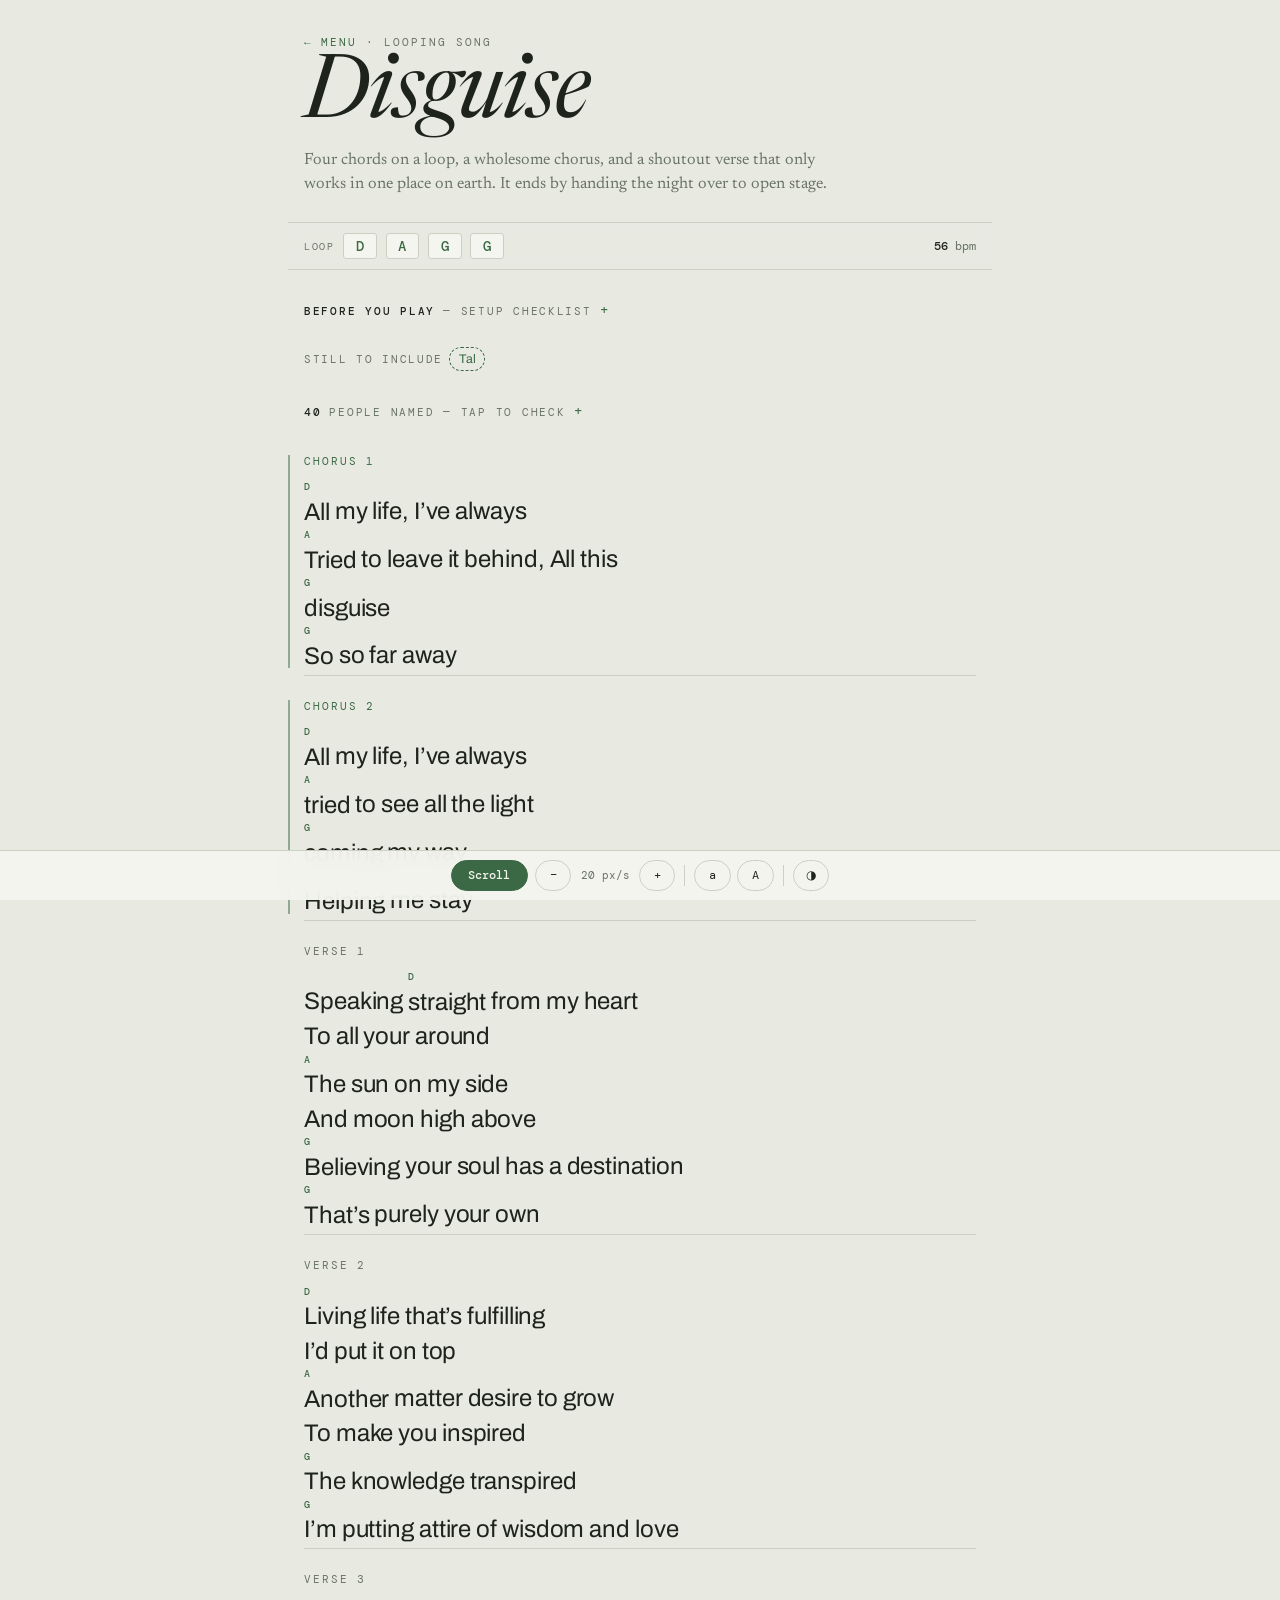
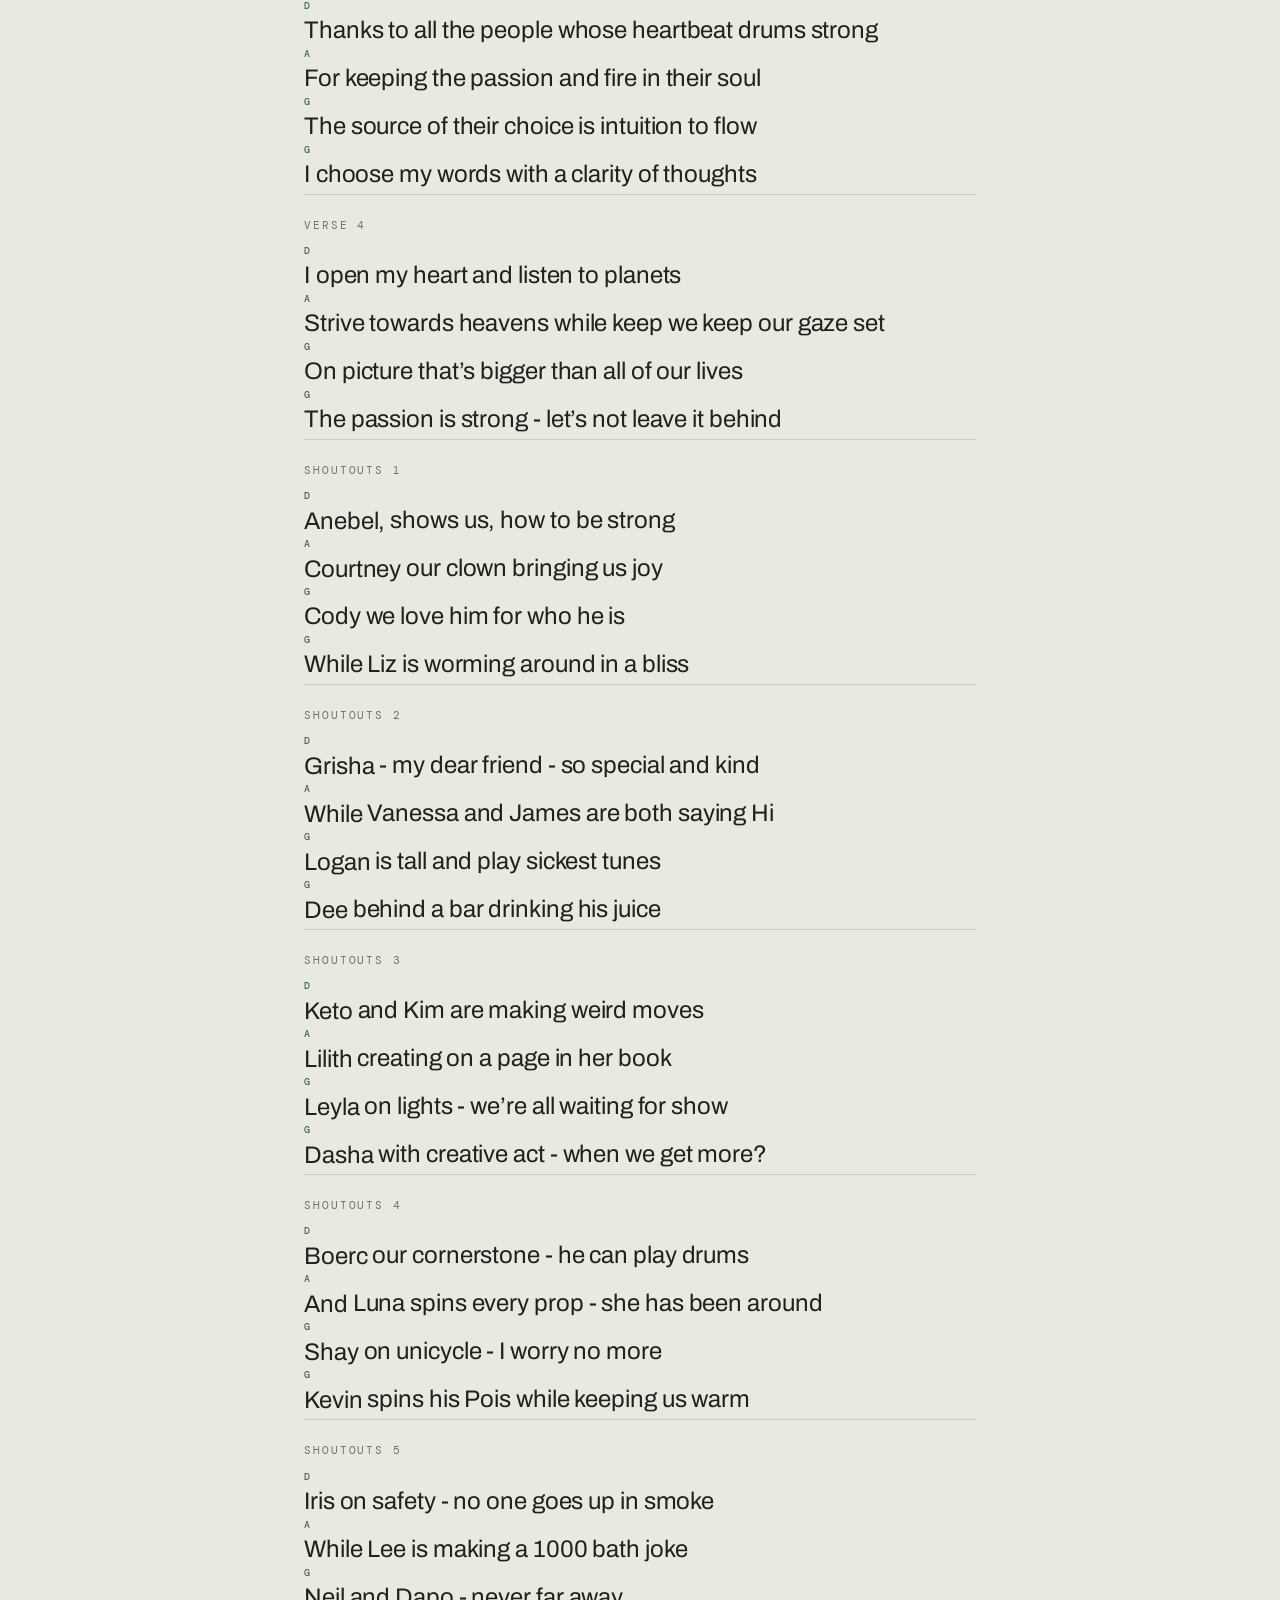
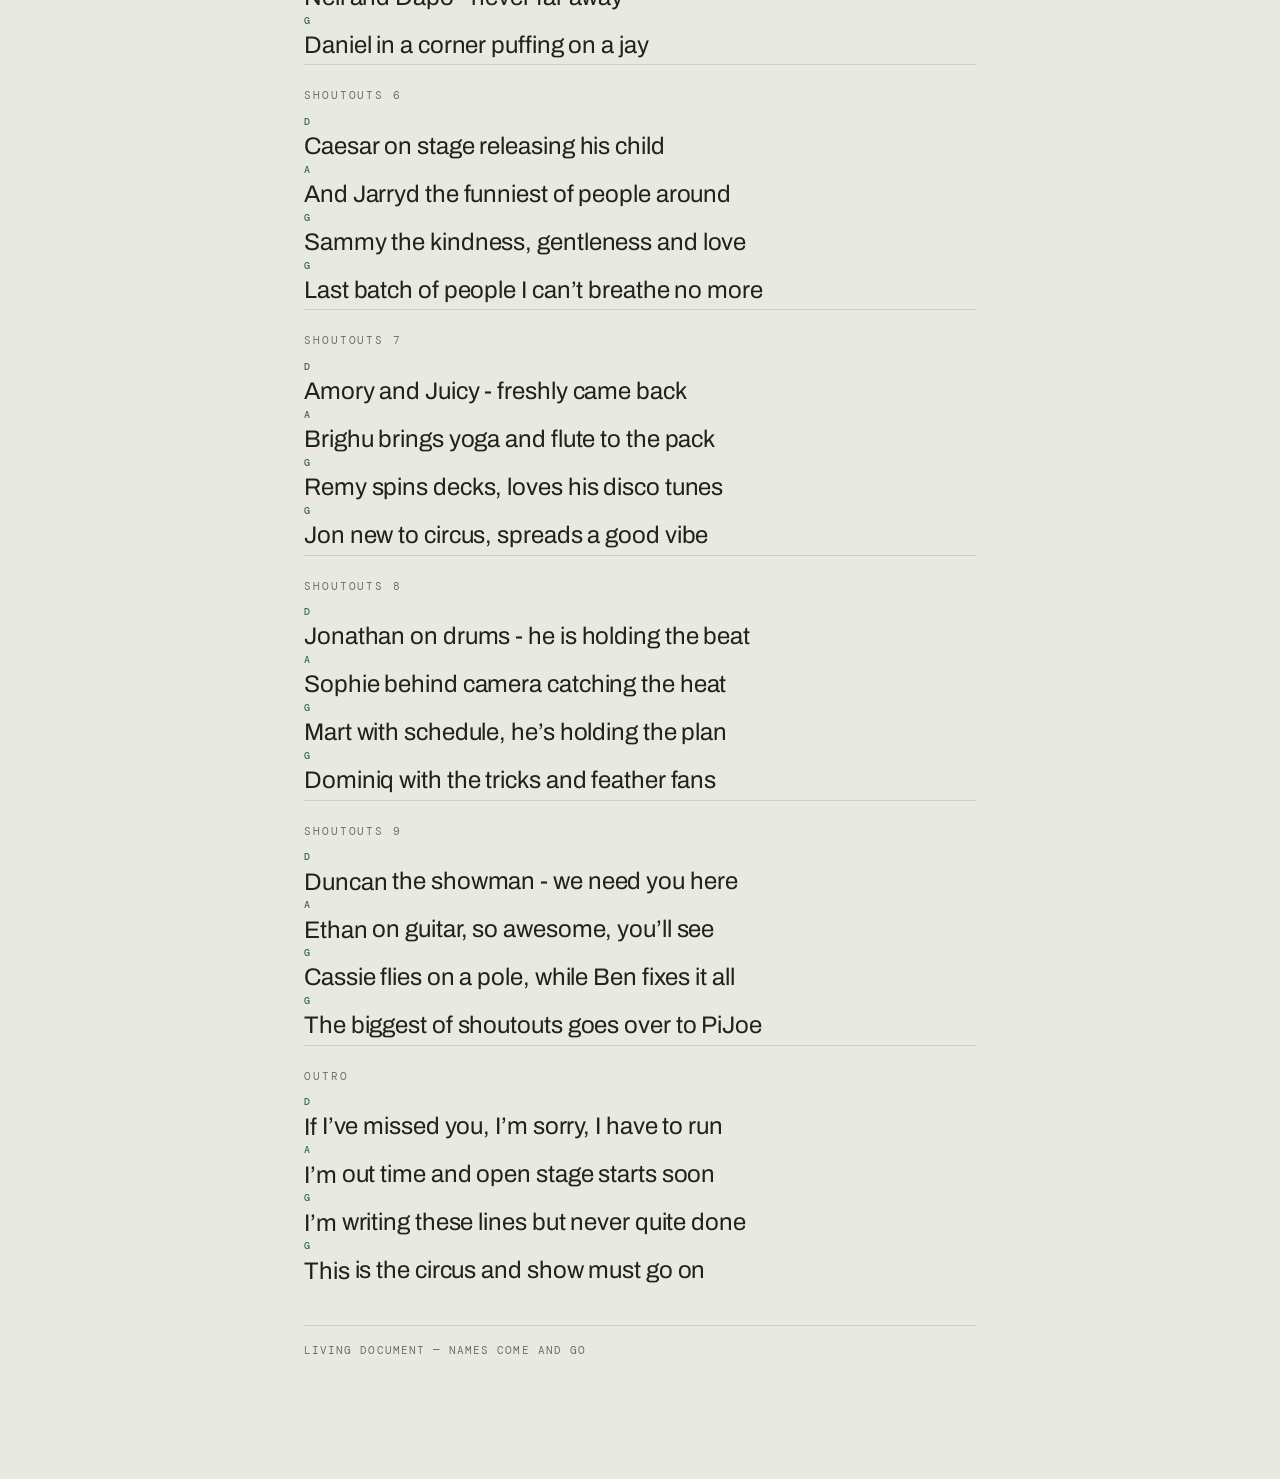
<file: disguise.html>
<!DOCTYPE html>
<html lang="en">
<head>
<meta charset="utf-8">
<meta name="viewport" content="width=device-width, initial-scale=1, viewport-fit=cover">
<meta name="description" content="Disguise - the Paradise Circus looping song, with chords and an auto-scroll for playing it live.">
<meta name="robots" content="noindex, nofollow">
<style>
  :root {
    color-scheme: light;
    padding-top: env(safe-area-inset-top, 0px);
    padding-bottom: env(safe-area-inset-bottom, 0px);
  }
  html, body { margin: 0; }
  img { max-width: 100%; }
  [hidden] { display: none !important; }
</style>
<title>Disguise</title>
<link rel="preconnect" href="https://fonts.googleapis.com">
<link rel="preconnect" href="https://fonts.gstatic.com" crossorigin>
<link rel="stylesheet" href="https://fonts.googleapis.com/css2?family=Archivo:wght@400;500;600;700&family=DM+Mono:wght@400;500&family=Newsreader:ital,opsz,wght@0,6..72,400;0,6..72,500;1,6..72,400&display=swap">
</head>
<body>
<style>
/* Layout: one column songbook. A sticky loop bar keeps D A G G and the tempo
   in view the whole way down; chords ride directly above the word they land on. */
:root {
  --paper:   #E8EAE2;
  --card:    #F3F5EE;
  --ink:     #1E231B;
  --muted:   #6A7266;
  --moss:    #3C6945;
  --line:    #CBD0C3;
  --display: "Newsreader", Georgia, "Times New Roman", serif;
  --sans:    "Archivo", "Helvetica Neue", Arial, sans-serif;
  --mono:    "DM Mono", ui-monospace, "SFMono-Regular", Menlo, monospace;
  --lyric:   1.5rem;
}
@media (prefers-color-scheme: dark) {
  :root:not([data-theme="light"]) {
    --paper: #14170F;
    --card:  #1C2018;
    --ink:   #E6EADF;
    --muted: #8E9789;
    --moss:  #8ABF93;
    --line:  #2E3429;
    color-scheme: dark;
  }
}
:root[data-theme="dark"] {
  --paper: #14170F;
  --card:  #1C2018;
  --ink:   #E6EADF;
  --muted: #8E9789;
  --moss:  #8ABF93;
  --line:  #2E3429;
  color-scheme: dark;
}

* { box-sizing: border-box; }
body {
  margin: 0;
  background: var(--paper);
  color: var(--ink);
  font-family: var(--sans);
  -webkit-font-smoothing: antialiased;
}
.wrap { max-width: 44rem; margin: 0 auto; padding: 0 16px; padding-block: 2.2rem 7rem; }

/* ---- masthead ---- */
.mast { margin-bottom: 1.6rem; }
.eyebrow {
  font-family: var(--mono);
  font-size: .68rem; letter-spacing: .18em; text-transform: uppercase;
  color: var(--muted);
  margin: 0 0 .5rem;
}
h1 {
  font-family: var(--display);
  font-weight: 400; font-style: italic;
  font-size: clamp(3rem, 14vw, 5.5rem);
  line-height: .9; letter-spacing: -.02em;
  margin: 0 0 .7rem;
  text-wrap: balance;
}
.standfirst {
  font-family: var(--display);
  font-size: 1.02rem; line-height: 1.5;
  color: var(--muted);
  max-width: 34rem;
  margin: 0;
}

.eyebrow .home-link { color: var(--moss); text-decoration: none; }
.eyebrow .home-link:hover { text-decoration: underline; }

/* ---- sticky loop bar ---- */
.loop {
  position: sticky; top: env(safe-area-inset-top, 0px); z-index: 30;
  display: flex; align-items: center; gap: .55rem; flex-wrap: wrap;
  margin: 1.6rem -16px 0; padding: .6rem 16px;
  background: color-mix(in srgb, var(--paper) 88%, transparent);
  backdrop-filter: blur(10px);
  border-top: 1px solid var(--line);
  border-bottom: 1px solid var(--line);
}
.loop .tag {
  font-family: var(--mono); font-size: .63rem; letter-spacing: .16em;
  text-transform: uppercase; color: var(--muted);
}
.chordbox {
  font-family: var(--mono); font-weight: 500; font-size: .85rem;
  color: var(--moss);
  min-width: 2.1rem; text-align: center;
  padding: .24rem .3rem;
  border: 1px solid var(--line); border-radius: 3px;
  background: var(--card);
}
.loop .bpm { margin-left: auto; font-family: var(--mono); font-size: .78rem; color: var(--muted); }
.loop .bpm b { color: var(--ink); font-weight: 500; }

/* ---- roster ---- */
.cast { margin: 1.7rem 0 .4rem; }
.cast > summary {
  list-style: none; cursor: pointer;
  display: flex; align-items: baseline; gap: .5rem;
  font-family: var(--mono); font-size: .68rem;
  letter-spacing: .16em; text-transform: uppercase; color: var(--muted);
  padding: .35rem 0;
}
.cast > summary::-webkit-details-marker { display: none; }
.cast > summary::after { content: "+"; color: var(--moss); font-size: .9rem; line-height: 1; }
.cast[open] > summary::after { content: "\2013"; }
.cast > summary b { color: var(--ink); font-weight: 500; }
.sheet {
  display: flex; flex-wrap: wrap; gap: .3rem;
  padding: .6rem 0 .2rem;
}
.who {
  display: inline-flex; align-items: baseline; gap: .3rem;
  font-size: .78rem;
  padding: .22rem .5rem .26rem .55rem;
  border: 1px solid var(--line); border-radius: 999px;
  background: var(--card);
  white-space: nowrap;
}
.who i { font-style: normal; font-family: var(--mono); font-size: .6rem; color: var(--moss); }
.cast .hint { font-size: .74rem; color: var(--muted); margin: .55rem 0 0; }

.checks { list-style: none; margin: .5rem 0 .2rem; padding: 0; display: flex; flex-direction: column; gap: .1rem; }
.checks label { display: flex; align-items: center; gap: .6rem; padding: .42rem .1rem; cursor: pointer; font-size: .95rem; }
.checks input { width: 1.05rem; height: 1.05rem; accent-color: var(--moss); flex: none; margin: 0; }
.checks input:checked + span { color: var(--muted); text-decoration: line-through; }
.setup .reset {
  font-family: var(--mono); font-size: .66rem; letter-spacing: .1em; text-transform: uppercase;
  color: var(--muted); background: transparent;
  border: 1px solid var(--line); border-radius: 999px;
  padding: .3rem .7rem; margin-top: .4rem; cursor: pointer;
}
.setup .reset:hover { color: var(--moss); border-color: var(--moss); }

.todo { display: flex; flex-wrap: wrap; align-items: center; gap: .4rem; margin: 1.5rem 0 .2rem; }
.todo-label {
  font-family: var(--mono); font-size: .66rem; letter-spacing: .16em;
  text-transform: uppercase; color: var(--muted);
}
.who.pend { border-style: dashed; border-color: var(--moss); color: var(--moss); background: transparent; }

/* ---- stanzas ---- */
.st { padding: 1.5rem 0 .2rem; border-top: 1px solid var(--line); }
.st:first-of-type { border-top: none; }
.st-label {
  font-family: var(--mono); font-weight: 400;
  font-size: .66rem; letter-spacing: .18em; text-transform: uppercase;
  color: var(--muted);
  margin: 0 0 .9rem;
}
.st.chorus .st-label { color: var(--moss); }
.st.chorus { position: relative; }
.st.chorus::before {
  content: ""; position: absolute; left: -16px; top: 1.5rem; bottom: .4rem;
  width: 2px; background: var(--moss); opacity: .5;
}
.st-lines { display: flex; flex-direction: column; gap: .15rem; }
.ln {
  margin: 0;
  font-size: var(--lyric);
  line-height: 1.34;
  letter-spacing: -.004em;
}
.cw { display: inline-flex; flex-direction: column; align-items: flex-start; vertical-align: bottom; }
.ch {
  display: block;
  font-family: var(--mono); font-weight: 500;
  font-size: .62rem; letter-spacing: .08em; line-height: 1;
  color: var(--moss);
  margin-bottom: .22rem;
}

/* ---- deck ---- */
.deck {
  position: fixed; left: 0; right: 0; bottom: 0; z-index: 40;
  display: flex; align-items: center; justify-content: center; gap: .4rem;
  padding: .55rem 12px;
  padding-bottom: calc(.55rem + env(safe-area-inset-bottom, 0px));
  background: color-mix(in srgb, var(--card) 92%, transparent);
  backdrop-filter: blur(12px);
  border-top: 1px solid var(--line);
}
.deck button {
  font-family: var(--mono); font-size: .76rem;
  color: var(--ink); background: transparent;
  border: 1px solid var(--line); border-radius: 999px;
  padding: .42rem .7rem; min-width: 2.3rem;
  cursor: pointer;
}
.deck button:hover { border-color: var(--moss); color: var(--moss); }
.deck button:focus-visible { outline: 2px solid var(--moss); outline-offset: 2px; }
.deck #roll { background: var(--moss); border-color: var(--moss); color: var(--card); font-weight: 500; padding-inline: 1.05rem; }
.deck #roll[aria-pressed="true"] { background: transparent; color: var(--moss); }
.deck .read {
  font-family: var(--mono); font-size: .68rem; color: var(--muted);
  min-width: 3.4rem; text-align: center; font-variant-numeric: tabular-nums;
}
.deck .sep { width: 1px; height: 1.3rem; background: var(--line); margin: 0 .15rem; }

.foot {
  margin-top: 2.2rem; padding-top: 1.1rem; border-top: 1px solid var(--line);
  font-family: var(--mono); font-size: .66rem; letter-spacing: .1em;
  text-transform: uppercase; color: var(--muted);
}

@media (max-width: 480px) {
  .deck .sep { display: none; }
  .deck { gap: .3rem; }
  .deck button { padding: .4rem .55rem; }
}
@media (prefers-reduced-motion: reduce) { * { scroll-behavior: auto !important; } }
</style>

<div class="wrap">
  <header class="mast">
    <p class="eyebrow"><a class="home-link" href="/">&larr; Menu</a> &middot; looping song</p>
    <h1>Disguise</h1>
    <p class="standfirst">Four chords on a loop, a wholesome chorus, and a shoutout
    verse that only works in one place on earth. It ends by handing the night over
    to open stage.</p>
  </header>

  <div class="loop">
    <span class="tag">Loop</span>
    <span class="chordbox">D</span><span class="chordbox">A</span><span class="chordbox">G</span><span class="chordbox">G</span>
    <span class="bpm"><b>56</b> bpm</span>
  </div>

  <details class="cast setup">
    <summary><b>Before you play</b> &mdash; setup checklist</summary>
    <ul class="checks">
      <li><label><input type="checkbox" id="chk0"><span>Tune guitar</span></label></li>
      <li><label><input type="checkbox" id="chk1"><span>Prepare fire staff</span></label></li>
      <li><label><input type="checkbox" id="chk7"><span>Microphone stand</span></label></li>
      <li><label><input type="checkbox" id="chk2"><span>Check the looper can move on stage if needed</span></label></li>
      <li><label><input type="checkbox" id="chk3"><span>Connect all cables, instruments</span></label></li>
      <li><label><input type="checkbox" id="chk4"><span>Check effects</span></label></li>
      <li><label><input type="checkbox" id="chk5"><span>Check bpm and drums</span></label></li>
      <li><label><input type="checkbox" id="chk6"><span>Check levels</span></label></li>
    </ul>
    <button type="button" class="reset" id="clearChecks">Clear all</button>
  </details>


  <div class="todo">
    <span class="todo-label">Still to include</span>
    <span class="who pend">Tal</span>
  </div>

  <details class="cast">
    <summary><b>40</b> people named &mdash; tap to check</summary>
    <div class="sheet"><span class="who">Anebel<i>1</i></span><span class="who">Courtney<i>1</i></span><span class="who">Cody<i>1</i></span><span class="who">Liz<i>1</i></span><span class="who">Grisha<i>2</i></span><span class="who">Vanessa<i>2</i></span><span class="who">James<i>2</i></span><span class="who">Logan<i>2</i></span><span class="who">Dee<i>2</i></span><span class="who">Keto<i>3</i></span><span class="who">Kim<i>3</i></span><span class="who">Lilith<i>3</i></span><span class="who">Leyla<i>3</i></span><span class="who">Dasha<i>3</i></span><span class="who">Boerc<i>4</i></span><span class="who">Luna<i>4</i></span><span class="who">Shay<i>4</i></span><span class="who">Kevin<i>4</i></span><span class="who">Iris<i>5</i></span><span class="who">Lee<i>5</i></span><span class="who">Neil<i>5</i></span><span class="who">Dapo<i>5</i></span><span class="who">Daniel<i>5</i></span><span class="who">Caesar<i>6</i></span><span class="who">Jarryd<i>6</i></span><span class="who">Sammy<i>6</i></span><span class="who">Amory<i>7</i></span><span class="who">Juicy<i>7</i></span><span class="who">Brighu<i>7</i></span><span class="who">Jon<i>7</i></span><span class="who">Remy<i>7</i></span><span class="who">Jonathan<i>8</i></span><span class="who">Sophie<i>8</i></span><span class="who">Mart<i>8</i></span><span class="who">Dominiq<i>8</i></span><span class="who">Duncan<i>9</i></span><span class="who">Ethan<i>9</i></span><span class="who">Cassie<i>9</i></span><span class="who">Ben<i>9</i></span><span class="who">PiJoe<i>9</i></span></div>
    <p class="hint">The small number is the shoutout stanza they land in.</p>
  </details>

  <section class="st chorus">
    <h2 class="st-label">Chorus 1</h2>
    <div class="st-lines">
      <p class="ln"><span class="cw"><span class="ch">D</span><span class="w">All</span></span> my life, I&rsquo;ve always</p>
      <p class="ln"><span class="cw"><span class="ch">A</span><span class="w">Tried</span></span> to leave it behind, All this</p>
      <p class="ln"><span class="cw"><span class="ch">G</span><span class="w">disguise</span></span></p>
      <p class="ln"><span class="cw"><span class="ch">G</span><span class="w">So</span></span> so far away</p>
    </div>
  </section>
  <section class="st chorus">
    <h2 class="st-label">Chorus 2</h2>
    <div class="st-lines">
      <p class="ln"><span class="cw"><span class="ch">D</span><span class="w">All</span></span> my life, I&rsquo;ve always</p>
      <p class="ln"><span class="cw"><span class="ch">A</span><span class="w">tried</span></span> to see all the light</p>
      <p class="ln"><span class="cw"><span class="ch">G</span><span class="w">coming</span></span> my way</p>
      <p class="ln"><span class="cw"><span class="ch">G</span><span class="w">Helping</span></span> me stay</p>
    </div>
  </section>
  <section class="st verse">
    <h2 class="st-label">Verse 1</h2>
    <div class="st-lines">
      <p class="ln">Speaking <span class="cw"><span class="ch">D</span><span class="w">straight</span></span> from my heart</p>
      <p class="ln">To all your around</p>
      <p class="ln"><span class="cw"><span class="ch">A</span><span class="w">The</span></span> sun on my side</p>
      <p class="ln">And moon high above</p>
      <p class="ln"><span class="cw"><span class="ch">G</span><span class="w">Believing</span></span> your soul has a destination</p>
      <p class="ln"><span class="cw"><span class="ch">G</span><span class="w">That&rsquo;s</span></span> purely your own</p>
    </div>
  </section>
  <section class="st verse">
    <h2 class="st-label">Verse 2</h2>
    <div class="st-lines">
      <p class="ln"><span class="cw"><span class="ch">D</span><span class="w">Living</span></span> life that&rsquo;s fulfilling</p>
      <p class="ln">I&rsquo;d put it on top</p>
      <p class="ln"><span class="cw"><span class="ch">A</span><span class="w">Another</span></span> matter desire to grow</p>
      <p class="ln">To make you inspired</p>
      <p class="ln"><span class="cw"><span class="ch">G</span><span class="w">The</span></span> knowledge transpired</p>
      <p class="ln"><span class="cw"><span class="ch">G</span><span class="w">I&rsquo;m</span></span> putting attire of wisdom and love</p>
    </div>
  </section>
  <section class="st verse">
    <h2 class="st-label">Verse 3</h2>
    <div class="st-lines">
      <p class="ln"><span class="cw"><span class="ch">D</span><span class="w">Thanks</span></span> to all the people whose heartbeat drums strong</p>
      <p class="ln"><span class="cw"><span class="ch">A</span><span class="w">For</span></span> keeping the passion and fire in their soul</p>
      <p class="ln"><span class="cw"><span class="ch">G</span><span class="w">The</span></span> source of their choice is intuition to flow</p>
      <p class="ln"><span class="cw"><span class="ch">G</span><span class="w">I</span></span> choose my words with a clarity of thoughts</p>
    </div>
  </section>
  <section class="st verse">
    <h2 class="st-label">Verse 4</h2>
    <div class="st-lines">
      <p class="ln"><span class="cw"><span class="ch">D</span><span class="w">I</span></span> open my heart and listen to planets</p>
      <p class="ln"><span class="cw"><span class="ch">A</span><span class="w">Strive</span></span> towards heavens while keep we keep our gaze set</p>
      <p class="ln"><span class="cw"><span class="ch">G</span><span class="w">On</span></span> picture that&rsquo;s bigger than all of our lives</p>
      <p class="ln"><span class="cw"><span class="ch">G</span><span class="w">The</span></span> passion is strong - let&rsquo;s not leave it behind</p>
    </div>
  </section>
  <section class="st shoutouts">
    <h2 class="st-label">Shoutouts 1</h2>
    <div class="st-lines">
      <p class="ln"><span class="cw"><span class="ch">D</span><span class="w">Anebel,</span></span> shows us, how to be strong</p>
      <p class="ln"><span class="cw"><span class="ch">A</span><span class="w">Courtney</span></span> our clown bringing us joy</p>
      <p class="ln"><span class="cw"><span class="ch">G</span><span class="w">Cody</span></span> we love him for who he is</p>
      <p class="ln"><span class="cw"><span class="ch">G</span><span class="w">While</span></span> Liz is worming around in a bliss</p>
    </div>
  </section>
  <section class="st shoutouts">
    <h2 class="st-label">Shoutouts 2</h2>
    <div class="st-lines">
      <p class="ln"><span class="cw"><span class="ch">D</span><span class="w">Grisha</span></span> - my dear friend - so special and kind</p>
      <p class="ln"><span class="cw"><span class="ch">A</span><span class="w">While</span></span> Vanessa and James are both saying Hi</p>
      <p class="ln"><span class="cw"><span class="ch">G</span><span class="w">Logan</span></span> is tall and play sickest tunes</p>
      <p class="ln"><span class="cw"><span class="ch">G</span><span class="w">Dee</span></span> behind a bar drinking his juice</p>
    </div>
  </section>
  <section class="st shoutouts">
    <h2 class="st-label">Shoutouts 3</h2>
    <div class="st-lines">
      <p class="ln"><span class="cw"><span class="ch">D</span><span class="w">Keto</span></span> and Kim are making weird moves</p>
      <p class="ln"><span class="cw"><span class="ch">A</span><span class="w">Lilith</span></span> creating on a page in her book</p>
      <p class="ln"><span class="cw"><span class="ch">G</span><span class="w">Leyla</span></span> on lights - we&rsquo;re all waiting for show</p>
      <p class="ln"><span class="cw"><span class="ch">G</span><span class="w">Dasha</span></span> with creative act - when we get more?</p>
    </div>
  </section>
  <section class="st shoutouts">
    <h2 class="st-label">Shoutouts 4</h2>
    <div class="st-lines">
      <p class="ln"><span class="cw"><span class="ch">D</span><span class="w">Boerc</span></span> our cornerstone - he can play drums</p>
      <p class="ln"><span class="cw"><span class="ch">A</span><span class="w">And</span></span> Luna spins every prop - she has been around</p>
      <p class="ln"><span class="cw"><span class="ch">G</span><span class="w">Shay</span></span> on unicycle - I worry no more</p>
      <p class="ln"><span class="cw"><span class="ch">G</span><span class="w">Kevin</span></span> spins his Pois while keeping us warm</p>
    </div>
  </section>
  <section class="st shoutouts">
    <h2 class="st-label">Shoutouts 5</h2>
    <div class="st-lines">
      <p class="ln"><span class="cw"><span class="ch">D</span><span class="w">Iris</span></span> on safety - no one goes up in smoke</p>
      <p class="ln"><span class="cw"><span class="ch">A</span><span class="w">While</span></span> Lee is making a 1000 bath joke</p>
      <p class="ln"><span class="cw"><span class="ch">G</span><span class="w">Neil</span></span> and Dapo - never far away</p>
      <p class="ln"><span class="cw"><span class="ch">G</span><span class="w">Daniel</span></span> in a corner puffing on a jay</p>
    </div>
  </section>
  <section class="st shoutouts">
    <h2 class="st-label">Shoutouts 6</h2>
    <div class="st-lines">
      <p class="ln"><span class="cw"><span class="ch">D</span><span class="w">Caesar</span></span> on stage releasing his child</p>
      <p class="ln"><span class="cw"><span class="ch">A</span><span class="w">And</span></span> Jarryd the funniest of people around</p>
      <p class="ln"><span class="cw"><span class="ch">G</span><span class="w">Sammy</span></span> the kindness, gentleness and love</p>
      <p class="ln"><span class="cw"><span class="ch">G</span><span class="w">Last</span></span> batch of people I can&rsquo;t breathe no more</p>
    </div>
  </section>
  <section class="st shoutouts">
    <h2 class="st-label">Shoutouts 7</h2>
    <div class="st-lines">
      <p class="ln"><span class="cw"><span class="ch">D</span><span class="w">Amory</span></span> and Juicy - freshly came back</p>
      <p class="ln"><span class="cw"><span class="ch">A</span><span class="w">Brighu</span></span> brings yoga and flute to the pack</p>
      <p class="ln"><span class="cw"><span class="ch">G</span><span class="w">Remy</span></span> spins decks, loves his disco tunes</p>
      <p class="ln"><span class="cw"><span class="ch">G</span><span class="w">Jon</span></span> new to circus, spreads a good vibe</p>
    </div>
  </section>
  <section class="st shoutouts">
    <h2 class="st-label">Shoutouts 8</h2>
    <div class="st-lines">
      <p class="ln"><span class="cw"><span class="ch">D</span><span class="w">Jonathan</span></span> on drums - he is holding the beat</p>
      <p class="ln"><span class="cw"><span class="ch">A</span><span class="w">Sophie</span></span> behind camera catching the heat</p>
      <p class="ln"><span class="cw"><span class="ch">G</span><span class="w">Mart</span></span> with schedule, he&rsquo;s holding the plan</p>
      <p class="ln"><span class="cw"><span class="ch">G</span><span class="w">Dominiq</span></span> with the tricks and feather fans</p>
    </div>
  </section>
  <section class="st shoutouts">
    <h2 class="st-label">Shoutouts 9</h2>
    <div class="st-lines">
      <p class="ln"><span class="cw"><span class="ch">D</span><span class="w">Duncan</span></span> the showman - we need you here</p>
      <p class="ln"><span class="cw"><span class="ch">A</span><span class="w">Ethan</span></span> on guitar, so awesome, you&rsquo;ll see</p>
      <p class="ln"><span class="cw"><span class="ch">G</span><span class="w">Cassie</span></span> flies on a pole, while Ben fixes it all</p>
      <p class="ln"><span class="cw"><span class="ch">G</span><span class="w">The</span></span> biggest of shoutouts goes over to PiJoe</p>
    </div>
  </section>
  <section class="st outro">
    <h2 class="st-label">Outro</h2>
    <div class="st-lines">
      <p class="ln"><span class="cw"><span class="ch">D</span><span class="w">If</span></span> I&rsquo;ve missed you, I&rsquo;m sorry, I have to run</p>
      <p class="ln"><span class="cw"><span class="ch">A</span><span class="w">I&rsquo;m</span></span> out time and open stage starts soon</p>
      <p class="ln"><span class="cw"><span class="ch">G</span><span class="w">I&rsquo;m</span></span> writing these lines but never quite done</p>
      <p class="ln"><span class="cw"><span class="ch">G</span><span class="w">This</span></span> is the circus and show must go on</p>
    </div>
  </section>
  <p class="foot">Living document &mdash; names come and go</p>
</div>

<div class="deck">
  <button id="roll" type="button" aria-pressed="false">Scroll</button>
  <button id="slower" type="button" aria-label="Slower">&minus;</button>
  <span class="read" id="spd">20 px/s</span>
  <button id="faster" type="button" aria-label="Faster">+</button>
  <span class="sep"></span>
  <button id="smaller" type="button" aria-label="Smaller text">a</button>
  <button id="bigger" type="button" aria-label="Bigger text">A</button>
  <span class="sep"></span>
  <button id="theme" type="button" aria-label="Switch theme">&#9681;</button>
</div>

<script>
(function () {
  var SPEEDS = [8, 12, 16, 20, 26, 34, 44, 58];
  var SIZES  = [1.18, 1.34, 1.5, 1.72, 2, 2.35];
  function get(k, d) { try { var v = localStorage.getItem(k); return v === null ? d : +v; } catch (e) { return d; } }
  function set(k, v) { try { localStorage.setItem(k, String(v)); } catch (e) {} }

  var si = Math.min(SPEEDS.length - 1, Math.max(0, get('dg-speed', 3)));
  var zi = Math.min(SIZES.length  - 1, Math.max(0, get('dg-size', 2)));
  var roll = document.getElementById('roll');
  var spd  = document.getElementById('spd');

  function showSpeed() { spd.textContent = SPEEDS[si] + ' px/s'; }
  function showSize()  { document.documentElement.style.setProperty('--lyric', SIZES[zi] + 'rem'); }
  showSpeed(); showSize();

  var on = false, last = 0, carry = 0;
  function step(t) {
    if (!on) return;
    if (!last) last = t;
    carry += SPEEDS[si] * (t - last) / 1000;
    last = t;
    var px = Math.floor(carry);
    if (px >= 1) {
      carry -= px;
      var before = window.scrollY;
      window.scrollBy(0, px);
      if (window.scrollY === before) { stop(); return; }
    }
    requestAnimationFrame(step);
  }
  function start() { on = true; last = 0; carry = 0; roll.textContent = 'Pause'; roll.setAttribute('aria-pressed', 'true'); requestAnimationFrame(step); }
  function stop()  { on = false; roll.textContent = 'Scroll'; roll.setAttribute('aria-pressed', 'false'); }

  roll.addEventListener('click', function () { on ? stop() : start(); });
  document.getElementById('slower').addEventListener('click', function () { si = Math.max(0, si - 1); showSpeed(); set('dg-speed', si); });
  document.getElementById('faster').addEventListener('click', function () { si = Math.min(SPEEDS.length - 1, si + 1); showSpeed(); set('dg-speed', si); });
  document.getElementById('smaller').addEventListener('click', function () { zi = Math.max(0, zi - 1); showSize(); set('dg-size', zi); });
  document.getElementById('bigger').addEventListener('click', function () { zi = Math.min(SIZES.length - 1, zi + 1); showSize(); set('dg-size', zi); });

  var root = document.documentElement;
  try { var th = localStorage.getItem('dg-theme'); if (th) root.setAttribute('data-theme', th); } catch (e) {}
  document.getElementById('theme').addEventListener('click', function () {
    var dark = root.getAttribute('data-theme') === 'dark' ||
      (!root.getAttribute('data-theme') && window.matchMedia('(prefers-color-scheme: dark)').matches);
    var next = dark ? 'light' : 'dark';
    root.setAttribute('data-theme', next);
    try { localStorage.setItem('dg-theme', next); } catch (e) {}
  });


  var boxes = document.querySelectorAll('.checks input');
  Array.prototype.forEach.call(boxes, function (b) {
    try { b.checked = localStorage.getItem('dg-' + b.id) === '1'; } catch (e) {}
    b.addEventListener('change', function () {
      try { localStorage.setItem('dg-' + b.id, b.checked ? '1' : '0'); } catch (e) {}
    });
  });
  document.getElementById('clearChecks').addEventListener('click', function () {
    Array.prototype.forEach.call(boxes, function (b) {
      b.checked = false;
      try { localStorage.setItem('dg-' + b.id, '0'); } catch (e) {}
    });
  });

  ['wheel', 'touchstart', 'keydown'].forEach(function (ev) {
    window.addEventListener(ev, function () { if (on) stop(); }, { passive: true });
  });
})();
</script>
</body>
</html>
</file>
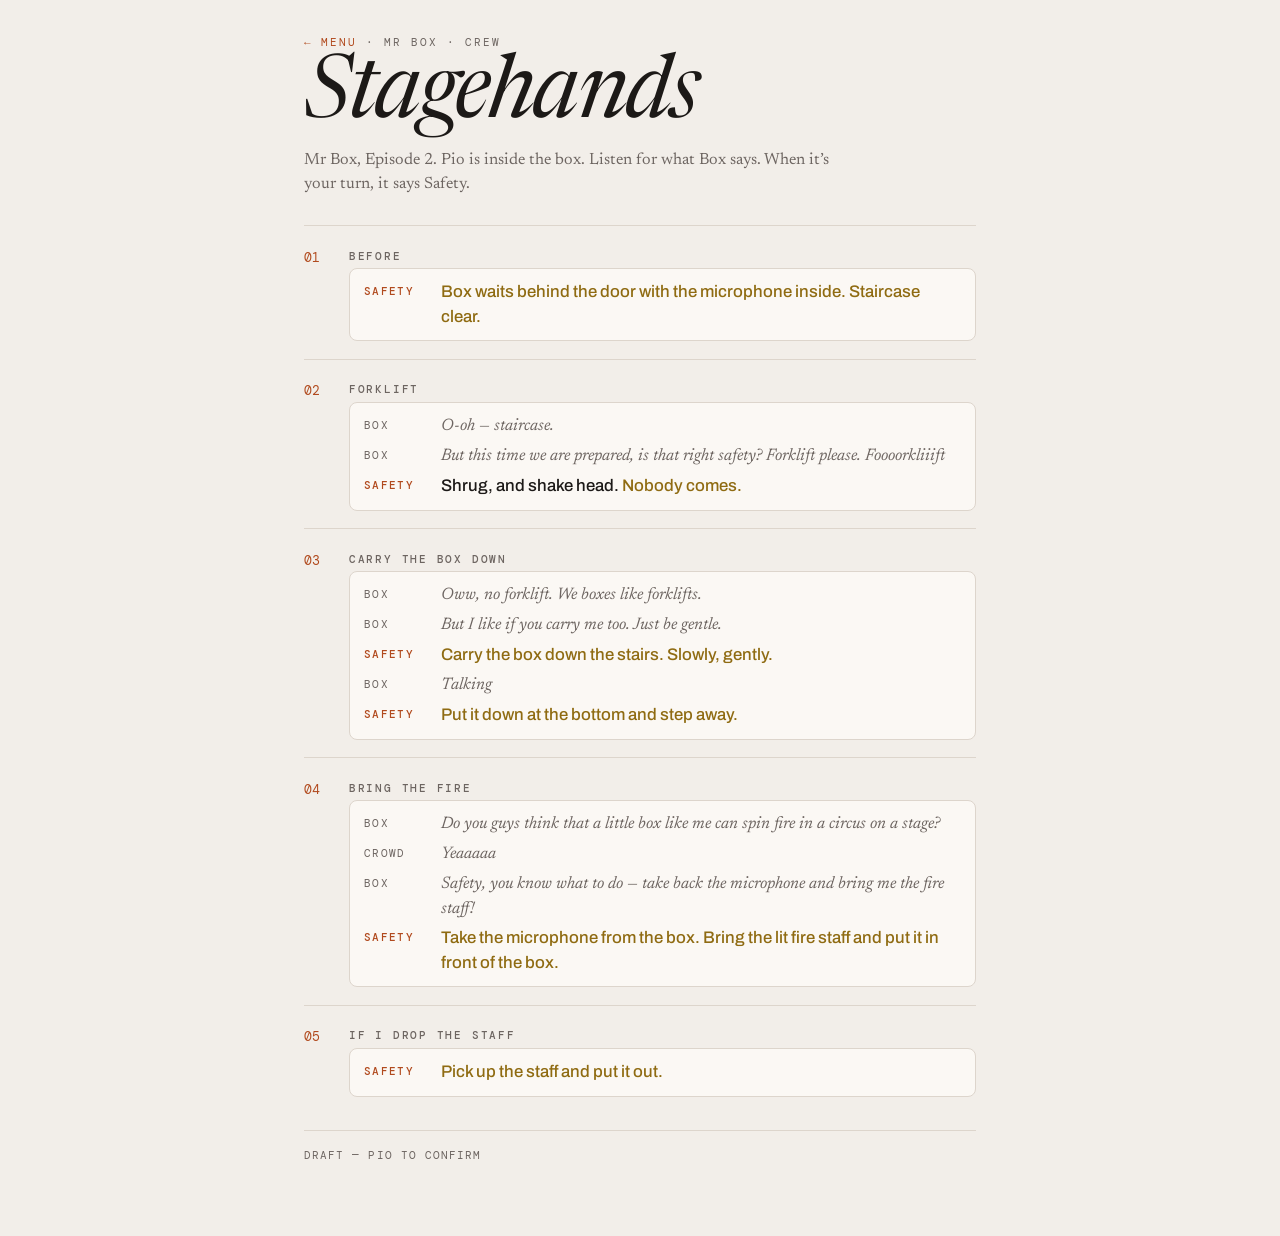
<file: stagehands.html>
<!DOCTYPE html>
<html lang="en">
<head>
<meta charset="utf-8">
<meta name="viewport" content="width=device-width, initial-scale=1, viewport-fit=cover">
<meta name="description" content="Stagehand cues for the Mr Box act at Paradise Circus.">
<meta name="robots" content="noindex, nofollow">
<title>Stagehands</title>
<link rel="preconnect" href="https://fonts.googleapis.com">
<link rel="preconnect" href="https://fonts.gstatic.com" crossorigin>
<link rel="stylesheet" href="https://fonts.googleapis.com/css2?family=Archivo:wght@400;500;600;700&family=DM+Mono:wght@400;500&family=Newsreader:ital,opsz,wght@0,6..72,400;0,6..72,500;1,6..72,400&display=swap">
<style>
/* Layout: one column of numbered steps, read on a phone in the dark at the
   side of the stage. Ember accent, like the book Mr Box lives in.
   Gold = proposed by Claude, waiting for Pio. Same rule as the book. */
:root {
  --paper:   #F2EEE9;
  --card:    #FBF8F4;
  --ink:     #1C1917;
  --muted:   #6D6561;
  --ember:   #B14A1E;
  --gold:    #8F6B12;
  --line:    #DDD5CC;
  --display: "Newsreader", Georgia, "Times New Roman", serif;
  --sans:    "Archivo", "Helvetica Neue", Arial, sans-serif;
  --mono:    "DM Mono", ui-monospace, "SFMono-Regular", Menlo, monospace;
  color-scheme: light;
  padding-top: env(safe-area-inset-top, 0px);
  padding-bottom: env(safe-area-inset-bottom, 0px);
}
@media (prefers-color-scheme: dark) {
  :root:not([data-theme="light"]) {
    --paper: #131011;
    --card:  #1C1819;
    --ink:   #EFE9E4;
    --muted: #938885;
    --ember: #E2703A;
    --gold:  #D9B45A;
    --line:  #2E2829;
    color-scheme: dark;
  }
}
:root[data-theme="dark"] {
  --paper: #131011;
  --card:  #1C1819;
  --ink:   #EFE9E4;
  --muted: #938885;
  --ember: #E2703A;
  --gold:  #D9B45A;
  --line:  #2E2829;
  color-scheme: dark;
}

* { box-sizing: border-box; }
html, body { margin: 0; }
body {
  background: var(--paper);
  color: var(--ink);
  font-family: var(--sans);
  -webkit-font-smoothing: antialiased;
}
.wrap { max-width: 44rem; margin: 0 auto; padding: 0 16px; padding-block: 2.2rem 4rem; }

.mast { margin-bottom: 1.8rem; }
.eyebrow {
  font-family: var(--mono);
  font-size: .68rem; letter-spacing: .18em; text-transform: uppercase;
  color: var(--muted);
  margin: 0 0 .5rem;
}
.eyebrow a { color: var(--ember); text-decoration: none; }
.eyebrow a:hover { text-decoration: underline; }
h1 {
  font-family: var(--display);
  font-weight: 400; font-style: italic;
  font-size: clamp(3rem, 14vw, 5.5rem);
  line-height: .9; letter-spacing: -.02em;
  margin: 0 0 .7rem;
}
.standfirst {
  font-family: var(--display);
  font-size: 1.02rem; line-height: 1.5;
  color: var(--muted);
  max-width: 34rem;
  margin: 0;
}

.steps { list-style: none; margin: 0; padding: 0; counter-reset: step; }
.steps li {
  counter-increment: step;
  display: grid; grid-template-columns: 2.4rem 1fr; gap: 0 .4rem;
  padding: 1.1rem 0;
  border-top: 1px solid var(--line);
}
.steps li::before {
  content: counter(step, decimal-leading-zero);
  font-family: var(--mono); font-size: .8rem; color: var(--ember);
  padding-top: .3rem;
}
.steps h2 {
  grid-column: 2;
  font-family: var(--mono); font-weight: 500;
  font-size: .7rem; letter-spacing: .16em; text-transform: uppercase;
  color: var(--muted);
  margin: .3rem 0 .35rem;
}
.steps p {
  grid-column: 2;
  margin: 0;
  font-size: 1.15rem; line-height: 1.45;
}
.add { color: var(--gold); }

/* Each cue is a short dialog: what Box says just before, then what
   Safety does. The speaker name says whose turn it is. */
.dlg {
  grid-column: 2;
  margin: 0; padding: .7rem .9rem;
  background: var(--card); border: 1px solid var(--line); border-radius: 8px;
  display: grid; grid-template-columns: 4.2rem 1fr; gap: .35rem .6rem;
}
.dlg dt {
  font-family: var(--mono); font-size: .66rem; letter-spacing: .12em;
  text-transform: uppercase; color: var(--muted);
  padding-top: .3rem;
}
.dlg dd { margin: 0; font-size: 1.05rem; line-height: 1.45; }
.dlg .box + dd { font-family: var(--display); font-style: italic; color: var(--muted); }
.dlg .safety { color: var(--ember); font-weight: 500; }
.dlg .safety + dd { font-weight: 500; }

.foot {
  margin-top: 1rem; padding-top: 1.1rem; border-top: 1px solid var(--line);
  font-family: var(--mono); font-size: .66rem; letter-spacing: .1em;
  text-transform: uppercase; color: var(--muted);
}
</style>
</head>
<body>
<div class="wrap">
  <header class="mast">
    <p class="eyebrow"><a href="/">&larr; Menu</a> &middot; Mr Box &middot; crew</p>
    <h1>Stagehands</h1>
    <p class="standfirst">Mr Box, Episode 2. Pio is inside the box. Listen for what Box says. When it&rsquo;s your turn, it says Safety.</p>
  </header>

  <ol class="steps">
    <li>
      <h2>Before</h2>
      <dl class="dlg">
        <dt class="safety">Safety</dt><dd class="add">Box waits behind the door with the microphone inside. Staircase clear.</dd>
      </dl>
    </li>
    <li>
      <h2>Forklift</h2>
      <dl class="dlg">
        <dt class="box">Box</dt><dd>O-oh &mdash; staircase.</dd>
        <dt class="box">Box</dt><dd>But this time we are prepared, is that right safety? Forklift please. Foooorkliiift</dd>
        <dt class="safety">Safety</dt><dd>Shrug, and shake head. <span class="add">Nobody comes.</span></dd>
      </dl>
    </li>
    <li>
      <h2>Carry the box down</h2>
      <dl class="dlg">
        <dt class="box">Box</dt><dd>Oww, no forklift. We boxes like forklifts.</dd>
        <dt class="box">Box</dt><dd>But I like if you carry me too. Just be gentle.</dd>
        <dt class="safety">Safety</dt><dd class="add">Carry the box down the stairs. Slowly, gently.</dd>
        <dt class="box">Box</dt><dd>Talking</dd>
        <dt class="safety">Safety</dt><dd class="add">Put it down at the bottom and step away.</dd>
      </dl>
    </li>
    <li>
      <h2>Bring the fire</h2>
      <dl class="dlg">
        <dt class="box">Box</dt><dd>Do you guys think that a little box like me can spin fire in a circus on a stage?</dd>
        <dt class="box">Crowd</dt><dd>Yeaaaaa</dd>
        <dt class="box">Box</dt><dd>Safety, you know what to do &mdash; take back the microphone and bring me the fire staff!</dd>
        <dt class="safety">Safety</dt><dd class="add">Take the microphone from the box. Bring the lit fire staff and put it in front of the box.</dd>
      </dl>
    </li>
    <li>
      <h2>If I drop the staff</h2>
      <dl class="dlg">
        <dt class="safety">Safety</dt><dd class="add">Pick up the staff and put it out.</dd>
      </dl>
    </li>
  </ol>

  <p class="foot">Draft &mdash; Pio to confirm</p>
</div>
</body>
</html>
</file>
<file: creature/style.css>
/* Layout: stage plot on top (scrolls sideways on phones), transport bar, then the beat sheet editor */
:root{
  --bg:#eceef2; --panel:#ffffff; --ink:#1b1d24; --muted:#5d6372; --line:#d6d9e0;
  --floor:#26272e; --floor-edge:#4a4c57; --onfloor:#e6e7ec; --onfloor-dim:#8d90a0;
  --right:#e39a2f; --left:#3fa9c4; --accent:#c24a2c; --freeze:#7b8bd9; --pio:#c06fd3;
  --display:"Archivo","Helvetica Neue",Arial,sans-serif;
  --serif:"Newsreader",Georgia,"Times New Roman",serif;
  --body:"Archivo","Helvetica Neue",Arial,sans-serif;
  --mono:"DM Mono",ui-monospace,"SFMono-Regular",Menlo,monospace;
  padding-top:env(safe-area-inset-top,0px);padding-bottom:env(safe-area-inset-bottom,0px);
}
@media (prefers-color-scheme:dark){:root:not([data-theme="light"]){
  --bg:#14151a; --panel:#1d1f26; --ink:#e8e9ee; --muted:#9a9fae; --line:#30333d;
  --floor:#1b1c22; --floor-edge:#565967; --accent:#e0694b; color-scheme:dark}}
:root[data-theme="dark"]{
  --bg:#14151a; --panel:#1d1f26; --ink:#e8e9ee; --muted:#9a9fae; --line:#30333d;
  --floor:#1b1c22; --floor-edge:#565967; --accent:#e0694b; color-scheme:dark}
*{box-sizing:border-box}
html,body{margin:0}
[hidden]{display:none!important}
body{background:var(--bg);color:var(--ink);font-family:var(--body);font-size:15px;line-height:1.45}
.wrap{max-width:1180px;margin:0 auto;padding-block:20px 40px;padding-left:max(16px,env(safe-area-inset-left,0px));padding-right:max(16px,env(safe-area-inset-right,0px));display:grid;gap:16px}
header{display:flex;flex-wrap:wrap;align-items:baseline;justify-content:space-between;gap:8px 20px}
h1{font-family:var(--serif);font-weight:400;font-size:2.4rem;line-height:1.05;letter-spacing:-.01em;margin:0;text-wrap:balance}
.back{font-family:var(--mono);font-size:.7rem;letter-spacing:.14em;text-transform:uppercase;color:var(--muted);text-decoration:none;display:inline-block;margin-bottom:.5rem}
.back:hover,.back:focus-visible{color:var(--accent)}
.notes{list-style:none;margin:0;padding:0;display:grid;gap:10px;line-height:1.45}
.notes>li{position:relative;padding-left:2em}
.notes .ic{position:absolute;left:0;top:-.05em;font-size:1.2em}
.notes>li>b{color:var(--accent);font-weight:700;text-transform:uppercase;letter-spacing:.04em;font-size:.9em;margin-right:4px}
.vidnote{margin:0;font-size:.95rem}
.vids{display:inline-block;margin:8px 0 18px;padding:9px 16px;border-radius:8px;background:var(--accent);color:#fff;font-weight:600;text-decoration:none}
.pickup{display:flex;flex-wrap:wrap;align-items:center;gap:6px}
.pickup .info{width:26px;height:26px;padding:0;border-radius:50%;font:700 .8rem var(--display);margin-right:6px}
#pickup-dlg{max-width:min(420px,calc(100vw - 32px));border:1px solid var(--line);border-radius:12px;background:var(--bg);color:var(--ink);padding:18px 20px;line-height:1.45}
#pickup-dlg::backdrop{background:rgb(0 0 0 / .5)}
#pickup-dlg h2{font-family:var(--display);font-size:1.1rem;text-transform:uppercase;letter-spacing:.05em;margin:0 0 8px}
#pickup-dlg ul{padding-left:1.2em;margin:6px 0 10px}
#pickup-dlg form{margin:12px 0 0;text-align:right}
.pickup span{font:600 .8rem var(--body);text-transform:uppercase;letter-spacing:.06em;color:var(--muted);margin-right:4px}
.loops{display:grid;grid-template-columns:repeat(auto-fit,minmax(220px,1fr));gap:12px;margin-top:14px}
.loops figure{margin:0;background:var(--floor);border-radius:8px;padding:8px 8px 6px}
.loops svg{display:block;width:100%;height:auto}
.loops .lb{font:600 8px Archivo,sans-serif;letter-spacing:2px;fill:var(--onfloor-dim)}
.loops figcaption{font:700 .8rem var(--display);text-transform:uppercase;letter-spacing:.06em;text-align:center;margin-top:4px}
.figwrap{margin-top:8px;background:var(--floor);border-radius:8px;padding:6px;max-width:600px}
.linesfig{display:block;width:100%;height:auto}
.beatplay{margin:6px 0 2px 6px}
.linesfig .lb{font:600 9px Archivo,sans-serif;letter-spacing:2px;fill:var(--onfloor-dim)}
.linesfig .ln{font:700 12px Archivo,sans-serif;letter-spacing:.5px}
.notes ul{margin:4px 0 0;padding-left:1.2em}
.order{list-style:none;margin:0;padding:0;display:grid}
.order>li{display:grid;grid-template-columns:4.6rem 6.5rem minmax(0,1fr);align-items:baseline;gap:6px 14px;padding:10px 8px;border-bottom:1px solid var(--line)}
.order>li:last-child{border-bottom:0}
.order>li>div{display:contents}
.order>li.on{background:color-mix(in srgb,var(--accent) 12%,transparent);border-radius:6px}
@media (max-width:600px){.order>li{grid-template-columns:4.2rem minmax(0,1fr)}.order>li ul{grid-column:2}}
.order button.tm{font:500 .9rem var(--mono);padding:3px 6px;align-self:start;color:var(--accent);background:none;border:1px solid var(--line)}
.order b{font-family:var(--display);text-transform:uppercase;letter-spacing:.06em;font-size:.8rem}
.order li.cueline{list-style:none;margin-left:-1.1em;margin-top:4px}
.order q.lyr{font-style:italic;color:var(--accent);quotes:"“" "”"}
.order li.cueline ul{margin-top:2px}
.order ul{margin:0;padding-left:1.1em;display:grid;gap:3px;font-size:.93rem}
.sub{color:var(--muted);margin:0}
.plot{overflow-x:auto;border-radius:10px;background:var(--floor)}
.plot svg{display:block;width:100%;height:auto;max-height:78vh}
@media (orientation:portrait){.plot svg{min-width:680px}}
.tagin{width:100%;min-width:150px;font:500 .9rem var(--body);padding:5px 8px;border:1px solid var(--line);border-radius:6px;background:var(--bg);color:var(--ink)}
@media (orientation:landscape) and (max-height:540px){
  .wrap{padding-block:6px 24px;gap:8px}
  header .sub{display:none} h1{font-size:1.3rem}
  .plot svg{max-height:calc(100vh - 190px);min-height:180px}
  .hud{padding:6px 10px;gap:6px 14px} .count b{font-size:1.6rem}
  button{padding:6px 11px}
}
.hud{display:flex;flex-wrap:wrap;gap:10px 18px;align-items:center;background:var(--panel);border:1px solid var(--line);border-radius:10px;padding:12px 14px}
.count{font-family:var(--mono);font-variant-numeric:tabular-nums;font-size:1.05rem;display:flex;gap:14px;align-items:baseline}
.count b{font-family:var(--display);font-size:2.2rem;line-height:1;color:var(--accent);min-width:1.2ch;display:inline-block;text-align:center}
.secname{font-family:var(--display);font-size:1.3rem;font-weight:600;text-transform:uppercase;letter-spacing:.04em}
.btns{display:flex;gap:8px;flex-wrap:wrap;margin-left:auto}
button{font:600 .95rem var(--body);border:1px solid var(--line);background:var(--bg);color:var(--ink);border-radius:8px;padding:8px 14px;cursor:pointer}
button.primary{background:var(--accent);border-color:var(--accent);color:#fff;min-width:88px}
button[aria-pressed="true"]{background:var(--ink);color:var(--bg);border-color:var(--ink)}
button:focus-visible,input:focus-visible,select:focus-visible{outline:2px solid var(--accent);outline-offset:2px}
.timeline{display:grid;gap:6px}
.strip{display:flex;height:34px;border-radius:6px;overflow:hidden;border:1px solid var(--line);background:var(--panel);position:relative}
.strip div{border-right:1px solid var(--line);font:600 .72rem var(--display);text-transform:uppercase;letter-spacing:.05em;color:var(--muted);display:flex;align-items:center;justify-content:center;overflow:hidden;white-space:nowrap;cursor:pointer;padding:0 4px;min-width:0}
.strip div.on{background:color-mix(in srgb,var(--accent) 18%,transparent);color:var(--ink)}
.strip div.fz{background-image:repeating-linear-gradient(135deg,transparent 0 6px,color-mix(in srgb,var(--freeze) 18%,transparent) 6px 12px)}
.playhead{position:absolute;top:0;bottom:0;width:2px;background:var(--accent);pointer-events:none}
input[type=range]{width:100%;accent-color:var(--accent)}
.grid{display:grid;grid-template-columns:minmax(0,1fr);gap:16px}
.divider{font-family:var(--display);font-size:1.5rem;text-transform:uppercase;letter-spacing:.06em;margin:28px 0 0;padding-top:22px;border-top:3px solid var(--accent);color:var(--accent)}
.card{background:var(--panel);border:1px solid var(--line);border-radius:10px;padding:14px 16px;min-width:0}
.card h2{font-family:var(--display);font-size:1.15rem;text-transform:uppercase;letter-spacing:.05em;margin:0 0 10px}
.tablewrap{overflow-x:auto}
table{width:100%;border-collapse:collapse;font-variant-numeric:tabular-nums}
th,td{text-align:left;padding:7px 6px;border-bottom:1px solid var(--line);vertical-align:middle}
th{font:600 .72rem var(--body);text-transform:uppercase;letter-spacing:.06em;color:var(--muted)}
td.d{color:var(--muted);font-size:.88rem}
tr.on td{background:color-mix(in srgb,var(--accent) 10%,transparent)}
input[type=number]{width:64px;font:500 .95rem var(--mono);padding:5px 6px;border:1px solid var(--line);border-radius:6px;background:var(--bg);color:var(--ink)}
.settings{display:flex;flex-wrap:wrap;gap:12px 20px;margin-bottom:12px}
.settings label{display:flex;gap:8px;align-items:center;font-weight:500}
select{font:500 .95rem var(--body);padding:5px 6px;border-radius:6px;border:1px solid var(--line);background:var(--bg);color:var(--ink)}
.total{margin-top:10px;font-family:var(--mono);font-size:.9rem;color:var(--muted)}
.cast{display:grid;grid-template-columns:1fr 1fr;gap:12px}
.cast h3{font:600 .8rem var(--body);text-transform:uppercase;letter-spacing:.06em;margin:0 0 6px}
.cast ul{list-style:none;margin:0;padding:0;display:grid;gap:3px;font-size:.92rem}
.cast li{display:flex;gap:6px;align-items:center}
.legend{list-style:none;margin:14px 0 0;padding:10px 0 0;border-top:1px solid var(--line);display:grid;gap:5px;font-size:.88rem;color:var(--muted)}
.legend li{display:flex;gap:8px;align-items:center}
.legend b{color:var(--ink);font-weight:600}
.sw.ring{width:14px;height:14px;border:1.5px dashed var(--muted);background:none}
.tag{font:500 .7rem var(--mono);padding:1px 5px;border-radius:4px;border:1px solid var(--line);color:var(--muted)}
.sw{width:10px;height:10px;border-radius:50%;flex:none}
.note{color:var(--muted);font-size:.88rem;margin:10px 0 0}
@media (prefers-reduced-motion:reduce){*{scroll-behavior:auto}}
</file>
